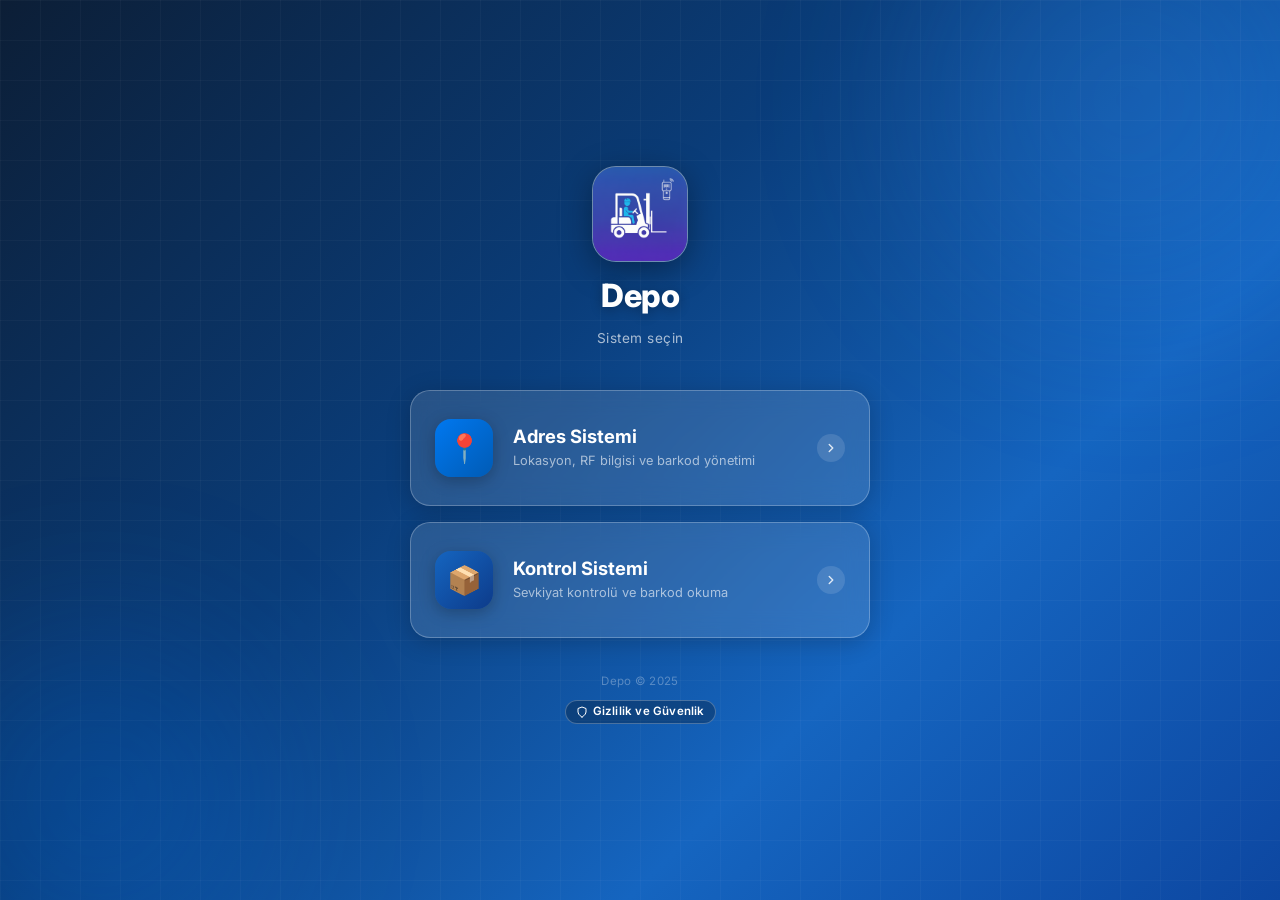
<file: index.html>
<!DOCTYPE html>
<html lang="tr">
<head>
  <meta charset="UTF-8">
  <meta name="viewport" content="width=device-width, initial-scale=1.0, user-scalable=yes">
  <title>Depo</title>

  <!-- PWA -->
  <link rel="manifest" href="manifest.json">
  <link rel="apple-touch-icon" href="G3 png.png" sizes="180x180">
  <meta name="theme-color" content="#007bff">
  <meta name="apple-mobile-web-app-capable" content="yes">
  <meta name="apple-mobile-web-app-status-bar-style" content="default">
  <meta name="apple-mobile-web-app-title" content="Depo">
  <meta name="description" content="Depo Yönetim Sistemi">

  <!-- Google Fonts -->
  <link rel="preconnect" href="https://fonts.googleapis.com">
  <link rel="preconnect" href="https://fonts.gstatic.com" crossorigin>
  <link href="https://fonts.googleapis.com/css2?family=Inter:wght@300;400;500;600;700;800&display=swap" rel="stylesheet">

  <style>
    *, *::before, *::after {
      box-sizing: border-box;
      margin: 0;
      padding: 0;
    }

    :root {
      --blue: #007bff;
      --blue-dark: #0056b3;
      --blue-light: #3395ff;
      --teal: #0d6efd;
      --navy: #0c1e36;
      --white: #ffffff;
      --glass-bg: rgba(255, 255, 255, 0.12);
      --glass-border: rgba(255, 255, 255, 0.25);
      --shadow: 0 8px 32px rgba(0, 0, 0, 0.3);
      --card-shadow: 0 4px 24px rgba(0, 0, 0, 0.2);
    }

    html, body {
      font-family: 'Inter', system-ui, -apple-system, sans-serif;
      -webkit-font-smoothing: antialiased;
    }

    /* Yükseklik sabitlenmez: yan çevrilen telefonda içerik sığmazsa sayfa kayar. */
    body {
      min-height: 100dvh;
      display: flex;
      flex-direction: column;
      align-items: center;
      justify-content: center;
      background: linear-gradient(135deg, #0c1e36 0%, #0a3d7a 40%, #1565c0 70%, #0d47a1 100%);
      position: relative;
      padding: 24px 20px;
    }

    /* Animated background blobs */
    body::before, body::after {
      content: '';
      position: fixed;
      border-radius: 50%;
      filter: blur(80px);
      opacity: 0.25;
      animation: drift 12s ease-in-out infinite alternate;
      pointer-events: none;
    }
    body::before {
      width: 500px;
      height: 500px;
      background: radial-gradient(circle, #3395ff, transparent);
      top: -150px;
      right: -100px;
    }
    body::after {
      width: 400px;
      height: 400px;
      background: radial-gradient(circle, #007bff, transparent);
      bottom: -100px;
      left: -100px;
      animation-delay: -6s;
    }

    @keyframes drift {
      0%   { transform: translate(0, 0) scale(1); }
      100% { transform: translate(30px, 20px) scale(1.1); }
    }

    /* Grid overlay texture */
    .grid-overlay {
      position: fixed;
      inset: 0;
      background-image:
        linear-gradient(rgba(255,255,255,0.03) 1px, transparent 1px),
        linear-gradient(90deg, rgba(255,255,255,0.03) 1px, transparent 1px);
      background-size: 40px 40px;
      pointer-events: none;
    }

    .launcher {
      position: relative;
      z-index: 10;
      width: 100%;
      max-width: 420px;
      display: flex;
      flex-direction: column;
      align-items: center;
      gap: 0;
    }

    /* Header */
    .header {
      display: flex;
      flex-direction: column;
      align-items: center;
      gap: 16px;
      margin-bottom: 44px;
    }

    .logo-wrap {
      width: 96px;
      height: 96px;
      border-radius: 24px;
      background: rgba(255, 255, 255, 0.15);
      border: 1.5px solid rgba(255, 255, 255, 0.3);
      display: flex;
      align-items: center;
      justify-content: center;
      box-shadow: 0 8px 32px rgba(0, 0, 0, 0.35), inset 0 1px 0 rgba(255,255,255,0.2);
      backdrop-filter: blur(10px);
      -webkit-backdrop-filter: blur(10px);
      overflow: hidden;
      animation: fadeDown 0.6s ease both;
    }

    .logo-wrap img {
      width: 100%;
      height: 100%;
      object-fit: cover;
    }

    .app-title {
      font-size: 2rem;
      font-weight: 800;
      color: #ffffff;
      letter-spacing: -0.5px;
      text-align: center;
      line-height: 1.1;
      text-shadow: 0 2px 12px rgba(0,0,0,0.3);
      animation: fadeDown 0.6s 0.1s ease both;
    }

    .app-subtitle {
      font-size: 0.85rem;
      font-weight: 400;
      color: rgba(255, 255, 255, 0.65);
      text-align: center;
      letter-spacing: 0.5px;
      animation: fadeDown 0.6s 0.15s ease both;
    }

    /* Cards */
    .cards {
      width: 100%;
      display: flex;
      flex-direction: column;
      gap: 16px;
    }

    .card {
      width: 100%;
      background: var(--glass-bg);
      border: 1.5px solid var(--glass-border);
      border-radius: 20px;
      padding: 28px 24px;
      cursor: pointer;
      display: flex;
      align-items: center;
      gap: 20px;
      text-decoration: none;
      color: inherit;
      position: relative;
      overflow: hidden;
      transition: transform 0.22s cubic-bezier(0.34, 1.56, 0.64, 1),
                  box-shadow 0.22s ease,
                  background 0.22s ease,
                  border-color 0.22s ease;
      box-shadow: var(--card-shadow);
      backdrop-filter: blur(12px);
      -webkit-backdrop-filter: blur(12px);
      -webkit-tap-highlight-color: transparent;
      user-select: none;
    }

    .card::before {
      content: '';
      position: absolute;
      inset: 0;
      background: linear-gradient(135deg, rgba(255,255,255,0.1) 0%, transparent 60%);
      opacity: 0;
      transition: opacity 0.22s ease;
      border-radius: inherit;
    }

    .card:hover {
      transform: translateY(-4px) scale(1.01);
      box-shadow: 0 16px 48px rgba(0, 0, 0, 0.4);
      background: rgba(255, 255, 255, 0.18);
      border-color: rgba(255, 255, 255, 0.4);
    }

    .card:hover::before {
      opacity: 1;
    }

    .card:active {
      transform: translateY(0) scale(0.98);
      box-shadow: var(--card-shadow);
    }

    .card-icon {
      width: 58px;
      height: 58px;
      border-radius: 16px;
      display: flex;
      align-items: center;
      justify-content: center;
      font-size: 1.75rem;
      flex-shrink: 0;
      box-shadow: 0 4px 16px rgba(0,0,0,0.25);
    }

    .card--adres .card-icon {
      background: linear-gradient(135deg, #0078f0, #005bb5);
    }

    .card--kontrol .card-icon {
      background: linear-gradient(135deg, #1565c0, #0d3b8a);
    }

    .card-body {
      flex: 1;
      min-width: 0;
    }

    .card-title {
      font-size: 1.15rem;
      font-weight: 700;
      color: #ffffff;
      line-height: 1.2;
      margin-bottom: 5px;
    }

    .card-desc {
      font-size: 0.8rem;
      font-weight: 400;
      color: rgba(255, 255, 255, 0.6);
      line-height: 1.4;
    }

    .card-arrow {
      flex-shrink: 0;
      width: 28px;
      height: 28px;
      display: flex;
      align-items: center;
      justify-content: center;
      border-radius: 50%;
      background: rgba(255,255,255,0.12);
      transition: background 0.2s, transform 0.2s;
    }

    .card-arrow svg {
      width: 14px;
      height: 14px;
      stroke: rgba(255,255,255,0.8);
      fill: none;
      stroke-width: 2.5;
      stroke-linecap: round;
      stroke-linejoin: round;
    }

    .card:hover .card-arrow {
      background: rgba(255,255,255,0.22);
      transform: translateX(3px);
    }

    /* Animations */
    @keyframes fadeDown {
      from { opacity: 0; transform: translateY(-16px); }
      to   { opacity: 1; transform: translateY(0); }
    }

    .card:nth-child(1) { animation: fadeUp 0.5s 0.25s ease both; }
    .card:nth-child(2) { animation: fadeUp 0.5s 0.35s ease both; }

    @keyframes fadeUp {
      from { opacity: 0; transform: translateY(20px); }
      to   { opacity: 1; transform: translateY(0); }
    }

    /* Footer */
    .footer {
      margin-top: 36px;
      font-size: 0.72rem;
      color: rgba(255, 255, 255, 0.3);
      text-align: center;
      letter-spacing: 0.3px;
      animation: fadeDown 0.6s 0.5s ease both;
    }

    /* Divider */
    .divider {
      width: 100%;
      display: flex;
      align-items: center;
      gap: 10px;
      padding: 0 4px;
    }
    .divider-line {
      flex: 1;
      height: 1px;
      background: rgba(255,255,255,0.15);
    }
    .divider-text {
      font-size: 0.7rem;
      color: rgba(255,255,255,0.35);
      letter-spacing: 0.5px;
      white-space: nowrap;
    }

    /* Gizlilik ve Güvenlik düğmesi: altta, telif satırının altında küçük bir etiket.
       Görünen etiket küçüktür; parmakla basılan alan yine 44 px. */
    .privacy-btn {
      display: inline-flex;
      align-items: center;
      justify-content: center;
      min-height: 44px;
      min-width: 44px;
      margin-top: 2px;
      padding: 0 4px;
      background: none;
      border: none;
      border-radius: 999px;
      color: #ffffff;
      font: inherit;
      cursor: pointer;
      -webkit-tap-highlight-color: transparent;
    }
    .privacy-btn-ic {
      display: inline-flex;
      align-items: center;
      gap: 5px;
      padding: 4px 10px;
      border-radius: 999px;
      background: rgba(0, 0, 0, 0.25);
      border: 1px solid rgba(255, 255, 255, 0.25);
      font-size: 0.72rem;
      font-weight: 600;
      line-height: 1.2;
      letter-spacing: 0.2px;
      transition: background 0.2s ease, border-color 0.2s ease;
    }
    .privacy-btn:hover .privacy-btn-ic {
      background: rgba(0, 0, 0, 0.35);
      border-color: rgba(255, 255, 255, 0.45);
    }
    .privacy-btn:focus-visible,
    .privacy-close:focus-visible,
    .privacy-ok:focus-visible {
      outline: 3px solid #86b7fe;
      outline-offset: 2px;
    }
    .privacy-btn svg { flex-shrink: 0; }

    /* Gizlilik penceresi */
    .privacy-dialog {
      width: min(560px, calc(100% - 32px));
      max-height: calc(100dvh - 32px);
      margin: auto;
      border: none;
      border-radius: 20px;
      background: #ffffff;
      color: #1f2937;
      box-shadow: 0 24px 64px rgba(0, 0, 0, 0.45);
      overflow: hidden;
    }
    .privacy-dialog[open] {
      display: flex;
      flex-direction: column;
      animation: dialogIn 0.2s ease both;
    }
    .privacy-dialog::backdrop {
      background: rgba(8, 18, 36, 0.7);
    }
    @keyframes dialogIn {
      from { opacity: 0; transform: translateY(12px); }
      to   { opacity: 1; transform: translateY(0); }
    }
    .privacy-head {
      display: flex;
      align-items: center;
      gap: 10px;
      padding: 14px 10px 12px 20px;
      border-bottom: 1px solid #e5e7eb;
    }
    .privacy-head svg { flex-shrink: 0; color: #0a58ca; }
    .privacy-head h2 {
      flex: 1;
      font-size: 1.1rem;
      font-weight: 800;
      color: #0c1e36;
    }
    .privacy-close {
      width: 44px;
      height: 44px;
      display: inline-flex;
      align-items: center;
      justify-content: center;
      border: none;
      border-radius: 12px;
      background: transparent;
      color: #4b5563;
      cursor: pointer;
    }
    .privacy-close:hover { background: #f3f4f6; }
    .privacy-body {
      padding: 16px 20px 8px;
      overflow-y: auto;
      font-size: 0.92rem;
      line-height: 1.55;
      color: #374151;
    }
    .privacy-lead {
      padding: 12px 14px;
      border-left: 4px solid #0a58ca;
      border-radius: 8px;
      background: #eef5ff;
      color: #0c1e36;
      font-weight: 600;
    }
    .privacy-body h3 {
      margin: 16px 0 4px;
      font-size: 0.95rem;
      font-weight: 700;
      color: #0c1e36;
    }
    .privacy-foot {
      display: flex;
      align-items: center;
      justify-content: space-between;
      gap: 12px;
      padding: 12px 20px 16px;
      border-top: 1px solid #e5e7eb;
    }
    .privacy-date {
      font-size: 0.75rem;
      color: #6b7280;
    }
    .privacy-ok {
      min-height: 44px;
      padding: 10px 24px;
      border: none;
      border-radius: 12px;
      background: #0a58ca;
      color: #ffffff;
      font: inherit;
      font-weight: 700;
      cursor: pointer;
    }
    .privacy-ok:hover { background: #084298; }

    @media (prefers-reduced-motion: reduce) {
      .footer, .privacy-btn, .privacy-dialog[open] { animation: none; }
      .privacy-btn-ic { transition: none; }
    }

    /* Responsive */
    @media (max-width: 360px) {
      .app-title { font-size: 1.7rem; }
      .card { padding: 22px 18px; }
      .card-icon { width: 50px; height: 50px; font-size: 1.5rem; }
    }

    @media (min-width: 600px) {
      body { padding: 40px 24px; }
      .launcher { max-width: 460px; }
    }
  </style>
</head>
<body>
  <div class="grid-overlay" aria-hidden="true"></div>

  <main class="launcher" role="main">
    <!-- Logo & Başlık -->
    <header class="header">
      <div class="logo-wrap">
        <img src="G3 png.png" alt="Depo logosu">
      </div>
      <h1 class="app-title">Depo</h1>
      <p class="app-subtitle">Sistem seçin</p>
    </header>

    <!-- Kart Listesi -->
    <nav class="cards" aria-label="Sistem seçimi">

      <a id="btn-adres" class="card card--adres" href="./Adres Sistemi/index.html" role="button"
         aria-label="Adres Sistemini aç">
        <div class="card-icon" aria-hidden="true">📍</div>
        <div class="card-body">
          <div class="card-title">Adres Sistemi</div>
          <div class="card-desc">Lokasyon, RF bilgisi ve barkod yönetimi</div>
        </div>
        <div class="card-arrow" aria-hidden="true">
          <svg viewBox="0 0 24 24"><polyline points="9 18 15 12 9 6"/></svg>
        </div>
      </a>

      <a id="btn-kontrol" class="card card--kontrol" href="./Kontrol Sistemi/index.html" role="button"
         aria-label="Kontrol Sistemini aç">
        <div class="card-icon" aria-hidden="true">📦</div>
        <div class="card-body">
          <div class="card-title">Kontrol Sistemi</div>
          <div class="card-desc">Sevkiyat kontrolü ve barkod okuma</div>
        </div>
        <div class="card-arrow" aria-hidden="true">
          <svg viewBox="0 0 24 24"><polyline points="9 18 15 12 9 6"/></svg>
        </div>
      </a>

    </nav>

    <footer class="footer">
      <p>Depo &copy; 2025</p>
      <button type="button" id="btn-gizlilik" class="privacy-btn" aria-haspopup="dialog" aria-controls="gizlilikPenceresi">
        <span class="privacy-btn-ic">
          <svg width="12" height="12" viewBox="0 0 24 24" fill="none" stroke="currentColor" stroke-width="2" stroke-linecap="round" stroke-linejoin="round" aria-hidden="true" focusable="false"><path d="M12 22s8-4 8-10V5l-8-3-8 3v7c0 6 8 10 8 10z"/></svg>
          Gizlilik ve Güvenlik
        </span>
      </button>
    </footer>
  </main>

  <dialog id="gizlilikPenceresi" class="privacy-dialog" aria-labelledby="gizlilikBaslik">
    <div class="privacy-head">
      <svg width="24" height="24" viewBox="0 0 24 24" fill="none" stroke="currentColor" stroke-width="2" stroke-linecap="round" stroke-linejoin="round" aria-hidden="true" focusable="false"><path d="M12 22s8-4 8-10V5l-8-3-8 3v7c0 6 8 10 8 10z"/></svg>
      <h2 id="gizlilikBaslik">Gizlilik ve Güvenlik</h2>
      <button type="button" class="privacy-close" data-kapat aria-label="Kapat" title="Kapat">
        <svg width="22" height="22" viewBox="0 0 24 24" fill="none" stroke="currentColor" stroke-width="2.2" stroke-linecap="round" aria-hidden="true" focusable="false"><line x1="6" y1="6" x2="18" y2="18"/><line x1="18" y1="6" x2="6" y2="18"/></svg>
      </button>
    </div>
    <div class="privacy-body">
      <p class="privacy-lead">Kısaca: Bu site hiçbir veri toplamaz ve hiçbir yere göndermez. Girdiğiniz her şey yalnız sizin telefonunuzda kalır.</p>

      <h3>Bilgileriniz nerede saklanır?</h3>
      <p>RF kullanıcı adları ve şifreleri, eklediğiniz lokasyon ve barkodlar, yüklediğiniz Excel listeleri ve okuttuğunuz barkodlar yalnız bu telefonun tarayıcı hafızasında saklanır. Bu bilgiler hiçbir sunucuya gönderilmez; site sahibi dahil kimse uzaktan göremez. İndirdiğiniz Excel dosyaları telefonunuza kaydedilir.</p>

      <h3>Veri toplanmaz</h3>
      <p>Sitede üyelik, reklam, çerez, ziyaretçi sayacı veya izleme aracı yoktur. Sitenin kodunda bilgi gönderen hiçbir bölüm yoktur; site verilerinizi hiçbir şekilde dışarı çekemez.</p>

      <h3>Kamera</h3>
      <p>Kamera yalnız siz açtığınızda, barkod okumak için kullanılır. Görüntü telefonda işlenir; kaydedilmez ve hiçbir yere gönderilmez.</p>

      <h3>İnternet bağlantısı ne için kullanılır?</h3>
      <p>Site açılırken telefonunuz yalnız sitenin kendi dosyalarını (GitHub Pages) ve yazı tipini (Google Fonts) indirir. Her web sitesinde olduğu gibi bu sunucular bağlantının teknik bilgilerini (örneğin IP adresi) görebilir; ama girdiğiniz hiçbir bilgi bu isteklere eklenmez.</p>

      <h3>Tarayıcı verileri silinirse kayıtlar da silinir</h3>
      <p>Kayıtlar yalnız bu telefonda ve bu tarayıcıda durur; başka bir cihaza geçmez. Tarayıcı geçmişini veya site verilerini temizlerseniz ya da gizli sekmeyi kapatırsanız şifreler, barkodlar ve sayımlar kalıcı olarak silinir ve geri getirilemez. Uygulamayı kaldırırken site verileri de silinebilir. Önemli sayımları Excel olarak indirin.</p>
    </div>
    <div class="privacy-foot">
      <span class="privacy-date">Son güncelleme: 18 Kasım 2026</span>
      <button type="button" class="privacy-ok" data-kapat>Anladım</button>
    </div>
  </dialog>

  <script>
    // Gizlilik penceresi: <dialog> Esc ile kapanır; kapanınca odak açan düğmeye döner.
    (() => {
      const dugme = document.getElementById('btn-gizlilik');
      const pencere = document.getElementById('gizlilikPenceresi');
      const kapat = () => {
        if (typeof pencere.close === 'function') { if (pencere.open) pencere.close(); return; }
        pencere.removeAttribute('open'); // <dialog> desteklemeyen eski tarayıcı
        dugme.focus();
      };
      dugme.addEventListener('click', () => {
        if (typeof pencere.showModal === 'function') pencere.showModal();
        else pencere.setAttribute('open', '');
      });
      pencere.querySelectorAll('[data-kapat]').forEach((b) => b.addEventListener('click', kapat));
      // Pencere kenara kadar içerikle dolu: dialog'un kendisine gelen tıklama arka plana yapılmıştır.
      pencere.addEventListener('click', (e) => { if (e.target === pencere) kapat(); });
      pencere.addEventListener('close', () => dugme.focus());
    })();

    // Üç sistem de buradan hazırlanır: hiç açılmamış sistem de çevrimdışı açılabilsin.
    // Sayfa yüklendikten sonra çalışır; kayıt başarısız olursa sayfa yine kullanılır.
    if ('serviceWorker' in navigator) {
      window.addEventListener('load', () => {
        ['./sw.js', './Adres Sistemi/sw.js', './Kontrol Sistemi/sw.js'].forEach((betik) => {
          navigator.serviceWorker.register(betik).catch(() => {});
        });
      });
    }
  </script>
</body>
</html>
</file>
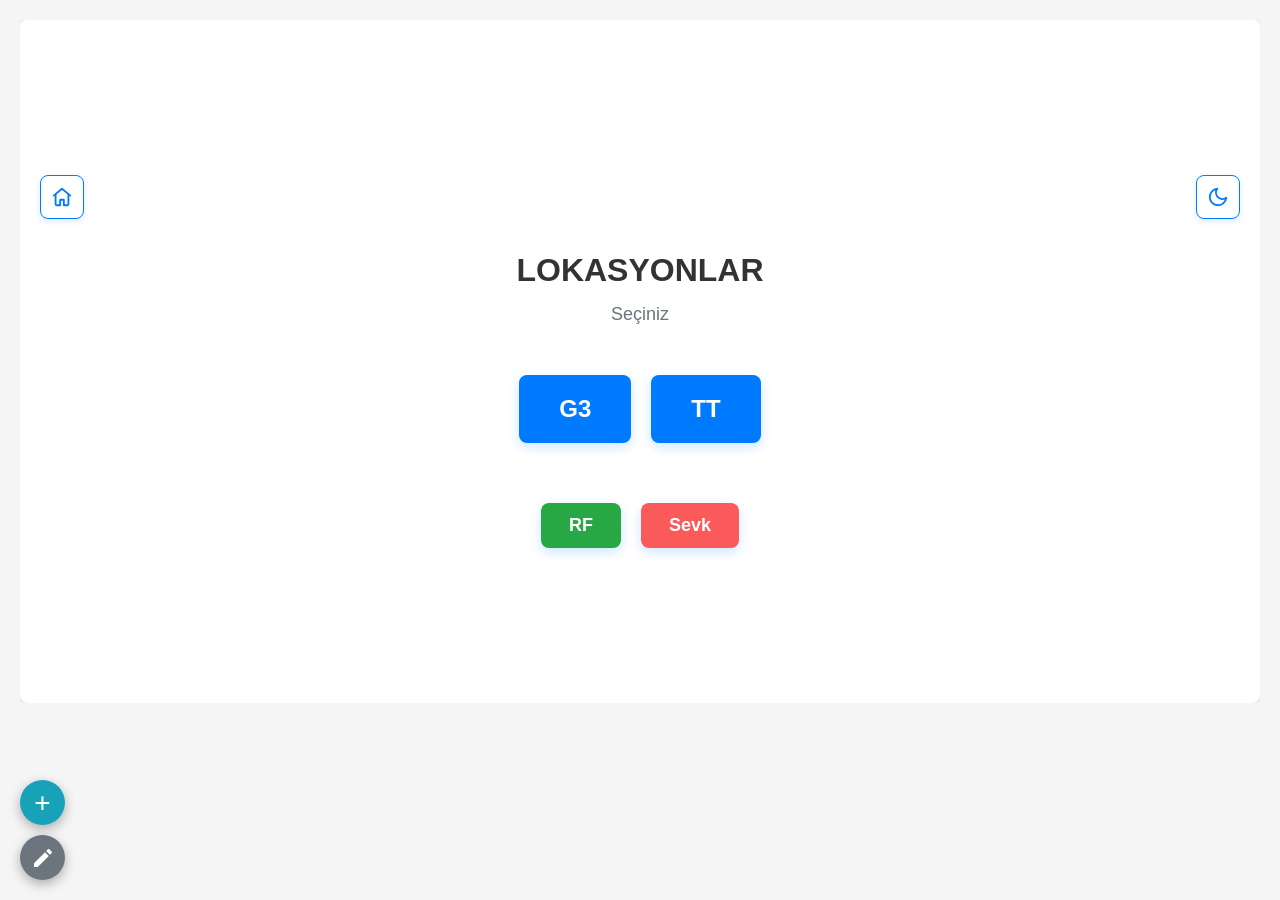
<file: Adres Sistemi/index.html>
<!DOCTYPE html>
<html lang="tr">
<head>
    <link rel="apple-touch-icon" href="G3 png.png" sizes="180x180">
    <meta charset="UTF-8">
    <meta name="viewport" content="width=device-width, initial-scale=1.0, user-scalable=yes">
    <title>G3 Depo</title>
    
    <!-- PWA Manifest -->
    <link rel="manifest" href="manifest.json">
    <meta name="theme-color" content="#007bff">
    <meta name="apple-mobile-web-app-capable" content="yes">
    <meta name="apple-mobile-web-app-status-bar-style" content="default">
    <meta name="apple-mobile-web-app-title" content="G3 Depo">
    <script>
        // Tema sayfa çizilmeden uygulanır: varsayılan aydınlık. Seçim Kontrol ile ortak (aynı anahtar).
        try { if (localStorage.getItem('depo-kontrol-theme') === 'dark') document.documentElement.setAttribute('data-theme', 'dark'); } catch (e) { /* depolama kapalı */ }
    </script>
    <script>
/*! JsBarcode v3.11.5 | (c) Johan Lindell | MIT license */
!function(t){var e={};function n(r){if(e[r])return e[r].exports;var o=e[r]={i:r,l:!1,exports:{}};return t[r].call(o.exports,o,o.exports,n),o.l=!0,o.exports}n.m=t,n.c=e,n.d=function(t,e,r){n.o(t,e)||Object.defineProperty(t,e,{enumerable:!0,get:r})},n.r=function(t){"undefined"!=typeof Symbol&&Symbol.toStringTag&&Object.defineProperty(t,Symbol.toStringTag,{value:"Module"}),Object.defineProperty(t,"__esModule",{value:!0})},n.t=function(t,e){if(1&e&&(t=n(t)),8&e)return t;if(4&e&&"object"==typeof t&&t&&t.__esModule)return t;var r=Object.create(null);if(n.r(r),Object.defineProperty(r,"default",{enumerable:!0,value:t}),2&e&&"string"!=typeof t)for(var o in t)n.d(r,o,function(e){return t[e]}.bind(null,o));return r},n.n=function(t){var e=t&&t.__esModule?function(){return t.default}:function(){return t};return n.d(e,"a",e),e},n.o=function(t,e){return Object.prototype.hasOwnProperty.call(t,e)},n.p="",n(n.s=15)}([function(t,e,n){"use strict";Object.defineProperty(e,"__esModule",{value:!0});e.default=function t(e,n){!function(t,e){if(!(t instanceof e))throw new TypeError("Cannot call a class as a function")}(this,t),this.data=e,this.text=n.text||e,this.options=n}},function(t,e,n){"use strict";var r;function o(t,e,n){return e in t?Object.defineProperty(t,e,{value:n,enumerable:!0,configurable:!0,writable:!0}):t[e]=n,t}Object.defineProperty(e,"__esModule",{value:!0});var i=e.SET_A=0,a=e.SET_B=1,u=e.SET_C=2,f=(e.SHIFT=98,e.START_A=103),c=e.START_B=104,s=e.START_C=105;e.MODULO=103,e.STOP=106,e.FNC1=207,e.SET_BY_CODE=(o(r={},f,i),o(r,c,a),o(r,s,u),r),e.SWAP={101:i,100:a,99:u},e.A_START_CHAR=String.fromCharCode(208),e.B_START_CHAR=String.fromCharCode(209),e.C_START_CHAR=String.fromCharCode(210),e.A_CHARS="[\0-_È-Ï]",e.B_CHARS="[ -È-Ï]",e.C_CHARS="(Ï*[0-9]{2}Ï*)",e.BARS=[11011001100,11001101100,11001100110,10010011e3,10010001100,10001001100,10011001e3,10011000100,10001100100,11001001e3,11001000100,11000100100,10110011100,10011011100,10011001110,10111001100,10011101100,10011100110,11001110010,11001011100,11001001110,11011100100,11001110100,11101101110,11101001100,11100101100,11100100110,11101100100,11100110100,11100110010,11011011e3,11011000110,11000110110,10100011e3,10001011e3,10001000110,10110001e3,10001101e3,10001100010,11010001e3,11000101e3,11000100010,10110111e3,10110001110,10001101110,10111011e3,10111000110,10001110110,11101110110,11010001110,11000101110,11011101e3,11011100010,11011101110,11101011e3,11101000110,11100010110,11101101e3,11101100010,11100011010,11101111010,11001000010,11110001010,1010011e4,10100001100,1001011e4,10010000110,10000101100,10000100110,1011001e4,10110000100,1001101e4,10011000010,10000110100,10000110010,11000010010,1100101e4,11110111010,11000010100,10001111010,10100111100,10010111100,10010011110,10111100100,10011110100,10011110010,11110100100,11110010100,11110010010,11011011110,11011110110,11110110110,10101111e3,10100011110,10001011110,10111101e3,10111100010,11110101e3,11110100010,10111011110,10111101110,11101011110,11110101110,11010000100,1101001e4,11010011100,1100011101011]},function(t,e,n){"use strict";Object.defineProperty(e,"__esModule",{value:!0});e.SIDE_BIN="101",e.MIDDLE_BIN="01010",e.BINARIES={L:["0001101","0011001","0010011","0111101","0100011","0110001","0101111","0111011","0110111","0001011"],G:["0100111","0110011","0011011","0100001","0011101","0111001","0000101","0010001","0001001","0010111"],R:["1110010","1100110","1101100","1000010","1011100","1001110","1010000","1000100","1001000","1110100"],O:["0001101","0011001","0010011","0111101","0100011","0110001","0101111","0111011","0110111","0001011"],E:["0100111","0110011","0011011","0100001","0011101","0111001","0000101","0010001","0001001","0010111"]},e.EAN2_STRUCTURE=["LL","LG","GL","GG"],e.EAN5_STRUCTURE=["GGLLL","GLGLL","GLLGL","GLLLG","LGGLL","LLGGL","LLLGG","LGLGL","LGLLG","LLGLG"],e.EAN13_STRUCTURE=["LLLLLL","LLGLGG","LLGGLG","LLGGGL","LGLLGG","LGGLLG","LGGGLL","LGLGLG","LGLGGL","LGGLGL"]},function(t,e,n){"use strict";Object.defineProperty(e,"__esModule",{value:!0});var r=n(2);e.default=function(t,e,n){var o=t.split("").map((function(t,n){return r.BINARIES[e[n]]})).map((function(e,n){return e?e[t[n]]:""}));if(n){var i=t.length-1;o=o.map((function(t,e){return e<i?t+n:t}))}return o.join("")}},function(t,e,n){"use strict";Object.defineProperty(e,"__esModule",{value:!0});var r,o=function(){function t(t,e){for(var n=0;n<e.length;n++){var r=e[n];r.enumerable=r.enumerable||!1,r.configurable=!0,"value"in r&&(r.writable=!0),Object.defineProperty(t,r.key,r)}}return function(e,n,r){return n&&t(e.prototype,n),r&&t(e,r),e}}(),i=n(0);var a=function(t){function e(t,n){return function(t,e){if(!(t instanceof e))throw new TypeError("Cannot call a class as a function")}(this,e),function(t,e){if(!t)throw new ReferenceError("this hasn't been initialised - super() hasn't been called");return!e||"object"!=typeof e&&"function"!=typeof e?t:e}(this,(e.__proto__||Object.getPrototypeOf(e)).call(this,t,n))}return function(t,e){if("function"!=typeof e&&null!==e)throw new TypeError("Super expression must either be null or a function, not "+typeof e);t.prototype=Object.create(e&&e.prototype,{constructor:{value:t,enumerable:!1,writable:!0,configurable:!0}}),e&&(Object.setPrototypeOf?Object.setPrototypeOf(t,e):t.__proto__=e)}(e,t),o(e,[{key:"encode",value:function(){for(var t="110",e=0;e<this.data.length;e++){var n=parseInt(this.data[e]).toString(2);n=u(n,4-n.length);for(var r=0;r<n.length;r++)t+="0"==n[r]?"100":"110"}return{data:t+="1001",text:this.text}}},{key:"valid",value:function(){return-1!==this.data.search(/^[0-9]+$/)}}]),e}(((r=i)&&r.__esModule?r:{default:r}).default);function u(t,e){for(var n=0;n<e;n++)t="0"+t;return t}e.default=a},function(t,e,n){"use strict";Object.defineProperty(e,"__esModule",{value:!0});var r,o=function(){function t(t,e){for(var n=0;n<e.length;n++){var r=e[n];r.enumerable=r.enumerable||!1,r.configurable=!0,"value"in r&&(r.writable=!0),Object.defineProperty(t,r.key,r)}}return function(e,n,r){return n&&t(e.prototype,n),r&&t(e,r),e}}(),i=n(0),a=(r=i)&&r.__esModule?r:{default:r},u=n(1);var f=function(t){function e(t,n){!function(t,e){if(!(t instanceof e))throw new TypeError("Cannot call a class as a function")}(this,e);var r=function(t,e){if(!t)throw new ReferenceError("this hasn't been initialised - super() hasn't been called");return!e||"object"!=typeof e&&"function"!=typeof e?t:e}(this,(e.__proto__||Object.getPrototypeOf(e)).call(this,t.substring(1),n));return r.bytes=t.split("").map((function(t){return t.charCodeAt(0)})),r}return function(t,e){if("function"!=typeof e&&null!==e)throw new TypeError("Super expression must either be null or a function, not "+typeof e);t.prototype=Object.create(e&&e.prototype,{constructor:{value:t,enumerable:!1,writable:!0,configurable:!0}}),e&&(Object.setPrototypeOf?Object.setPrototypeOf(t,e):t.__proto__=e)}(e,t),o(e,[{key:"valid",value:function(){return/^[\x00-\x7F\xC8-\xD3]+$/.test(this.data)}},{key:"encode",value:function(){var t=this.bytes,n=t.shift()-105,r=u.SET_BY_CODE[n];if(void 0===r)throw new RangeError("The encoding does not start with a start character.");!0===this.shouldEncodeAsEan128()&&t.unshift(u.FNC1);var o=e.next(t,1,r);return{text:this.text===this.data?this.text.replace(/[^\x20-\x7E]/g,""):this.text,data:e.getBar(n)+o.result+e.getBar((o.checksum+n)%u.MODULO)+e.getBar(u.STOP)}}},{key:"shouldEncodeAsEan128",value:function(){var t=this.options.ean128||!1;return"string"==typeof t&&(t="true"===t.toLowerCase()),t}}],[{key:"getBar",value:function(t){return u.BARS[t]?u.BARS[t].toString():""}},{key:"correctIndex",value:function(t,e){if(e===u.SET_A){var n=t.shift();return n<32?n+64:n-32}return e===u.SET_B?t.shift()-32:10*(t.shift()-48)+t.shift()-48}},{key:"next",value:function(t,n,r){if(!t.length)return{result:"",checksum:0};var o=void 0,i=void 0;if(t[0]>=200){i=t.shift()-105;var a=u.SWAP[i];void 0!==a?o=e.next(t,n+1,a):(r!==u.SET_A&&r!==u.SET_B||i!==u.SHIFT||(t[0]=r===u.SET_A?t[0]>95?t[0]-96:t[0]:t[0]<32?t[0]+96:t[0]),o=e.next(t,n+1,r))}else i=e.correctIndex(t,r),o=e.next(t,n+1,r);var f=i*n;return{result:e.getBar(i)+o.result,checksum:f+o.checksum}}}]),e}(a.default);e.default=f},function(t,e,n){"use strict";Object.defineProperty(e,"__esModule",{value:!0}),e.mod10=function(t){for(var e=0,n=0;n<t.length;n++){var r=parseInt(t[n]);(n+t.length)%2==0?e+=r:e+=2*r%10+Math.floor(2*r/10)}return(10-e%10)%10},e.mod11=function(t){for(var e=0,n=[2,3,4,5,6,7],r=0;r<t.length;r++){var o=parseInt(t[t.length-1-r]);e+=n[r%n.length]*o}return(11-e%11)%11}},function(t,e,n){"use strict";Object.defineProperty(e,"__esModule",{value:!0});var r=Object.assign||function(t){for(var e=1;e<arguments.length;e++){var n=arguments[e];for(var r in n)Object.prototype.hasOwnProperty.call(n,r)&&(t[r]=n[r])}return t};e.default=function(t,e){return r({},t,e)}},function(t,e,n){"use strict";Object.defineProperty(e,"__esModule",{value:!0});var r=function(){function t(t,e){for(var n=0;n<e.length;n++){var r=e[n];r.enumerable=r.enumerable||!1,r.configurable=!0,"value"in r&&(r.writable=!0),Object.defineProperty(t,r.key,r)}}return function(e,n,r){return n&&t(e.prototype,n),r&&t(e,r),e}}(),o=n(2),i=a(n(3));function a(t){return t&&t.__esModule?t:{default:t}}var u=function(t){function e(t,n){!function(t,e){if(!(t instanceof e))throw new TypeError("Cannot call a class as a function")}(this,e);var r=function(t,e){if(!t)throw new ReferenceError("this hasn't been initialised - super() hasn't been called");return!e||"object"!=typeof e&&"function"!=typeof e?t:e}(this,(e.__proto__||Object.getPrototypeOf(e)).call(this,t,n));return r.fontSize=!n.flat&&n.fontSize>10*n.width?10*n.width:n.fontSize,r.guardHeight=n.height+r.fontSize/2+n.textMargin,r}return function(t,e){if("function"!=typeof e&&null!==e)throw new TypeError("Super expression must either be null or a function, not "+typeof e);t.prototype=Object.create(e&&e.prototype,{constructor:{value:t,enumerable:!1,writable:!0,configurable:!0}}),e&&(Object.setPrototypeOf?Object.setPrototypeOf(t,e):t.__proto__=e)}(e,t),r(e,[{key:"encode",value:function(){return this.options.flat?this.encodeFlat():this.encodeGuarded()}},{key:"leftText",value:function(t,e){return this.text.substr(t,e)}},{key:"leftEncode",value:function(t,e){return(0,i.default)(t,e)}},{key:"rightText",value:function(t,e){return this.text.substr(t,e)}},{key:"rightEncode",value:function(t,e){return(0,i.default)(t,e)}},{key:"encodeGuarded",value:function(){var t={fontSize:this.fontSize},e={height:this.guardHeight};return[{data:o.SIDE_BIN,options:e},{data:this.leftEncode(),text:this.leftText(),options:t},{data:o.MIDDLE_BIN,options:e},{data:this.rightEncode(),text:this.rightText(),options:t},{data:o.SIDE_BIN,options:e}]}},{key:"encodeFlat",value:function(){return{data:[o.SIDE_BIN,this.leftEncode(),o.MIDDLE_BIN,this.rightEncode(),o.SIDE_BIN].join(""),text:this.text}}}]),e}(a(n(0)).default);e.default=u},function(t,e,n){"use strict";Object.defineProperty(e,"__esModule",{value:!0});var r=function(){function t(t,e){for(var n=0;n<e.length;n++){var r=e[n];r.enumerable=r.enumerable||!1,r.configurable=!0,"value"in r&&(r.writable=!0),Object.defineProperty(t,r.key,r)}}return function(e,n,r){return n&&t(e.prototype,n),r&&t(e,r),e}}();e.checksum=u;var o=i(n(3));function i(t){return t&&t.__esModule?t:{default:t}}var a=function(t){function e(t,n){!function(t,e){if(!(t instanceof e))throw new TypeError("Cannot call a class as a function")}(this,e),-1!==t.search(/^[0-9]{11}$/)&&(t+=u(t));var r=function(t,e){if(!t)throw new ReferenceError("this hasn't been initialised - super() hasn't been called");return!e||"object"!=typeof e&&"function"!=typeof e?t:e}(this,(e.__proto__||Object.getPrototypeOf(e)).call(this,t,n));return r.displayValue=n.displayValue,n.fontSize>10*n.width?r.fontSize=10*n.width:r.fontSize=n.fontSize,r.guardHeight=n.height+r.fontSize/2+n.textMargin,r}return function(t,e){if("function"!=typeof e&&null!==e)throw new TypeError("Super expression must either be null or a function, not "+typeof e);t.prototype=Object.create(e&&e.prototype,{constructor:{value:t,enumerable:!1,writable:!0,configurable:!0}}),e&&(Object.setPrototypeOf?Object.setPrototypeOf(t,e):t.__proto__=e)}(e,t),r(e,[{key:"valid",value:function(){return-1!==this.data.search(/^[0-9]{12}$/)&&this.data[11]==u(this.data)}},{key:"encode",value:function(){return this.options.flat?this.flatEncoding():this.guardedEncoding()}},{key:"flatEncoding",value:function(){var t="";return t+="101",t+=(0,o.default)(this.data.substr(0,6),"LLLLLL"),t+="01010",t+=(0,o.default)(this.data.substr(6,6),"RRRRRR"),{data:t+="101",text:this.text}}},{key:"guardedEncoding",value:function(){var t=[];return this.displayValue&&t.push({data:"00000000",text:this.text.substr(0,1),options:{textAlign:"left",fontSize:this.fontSize}}),t.push({data:"101"+(0,o.default)(this.data[0],"L"),options:{height:this.guardHeight}}),t.push({data:(0,o.default)(this.data.substr(1,5),"LLLLL"),text:this.text.substr(1,5),options:{fontSize:this.fontSize}}),t.push({data:"01010",options:{height:this.guardHeight}}),t.push({data:(0,o.default)(this.data.substr(6,5),"RRRRR"),text:this.text.substr(6,5),options:{fontSize:this.fontSize}}),t.push({data:(0,o.default)(this.data[11],"R")+"101",options:{height:this.guardHeight}}),this.displayValue&&t.push({data:"00000000",text:this.text.substr(11,1),options:{textAlign:"right",fontSize:this.fontSize}}),t}}]),e}(i(n(0)).default);function u(t){var e,n=0;for(e=1;e<11;e+=2)n+=parseInt(t[e]);for(e=0;e<11;e+=2)n+=3*parseInt(t[e]);return(10-n%10)%10}e.default=a},function(t,e,n){"use strict";Object.defineProperty(e,"__esModule",{value:!0});var r,o=function(){function t(t,e){for(var n=0;n<e.length;n++){var r=e[n];r.enumerable=r.enumerable||!1,r.configurable=!0,"value"in r&&(r.writable=!0),Object.defineProperty(t,r.key,r)}}return function(e,n,r){return n&&t(e.prototype,n),r&&t(e,r),e}}(),i=n(31),a=n(0);function u(t,e){if(!(t instanceof e))throw new TypeError("Cannot call a class as a function")}function f(t,e){if(!t)throw new ReferenceError("this hasn't been initialised - super() hasn't been called");return!e||"object"!=typeof e&&"function"!=typeof e?t:e}var c=function(t){function e(){return u(this,e),f(this,(e.__proto__||Object.getPrototypeOf(e)).apply(this,arguments))}return function(t,e){if("function"!=typeof e&&null!==e)throw new TypeError("Super expression must either be null or a function, not "+typeof e);t.prototype=Object.create(e&&e.prototype,{constructor:{value:t,enumerable:!1,writable:!0,configurable:!0}}),e&&(Object.setPrototypeOf?Object.setPrototypeOf(t,e):t.__proto__=e)}(e,t),o(e,[{key:"valid",value:function(){return-1!==this.data.search(/^([0-9]{2})+$/)}},{key:"encode",value:function(){var t=this,e=this.data.match(/.{2}/g).map((function(e){return t.encodePair(e)})).join("");return{data:i.START_BIN+e+i.END_BIN,text:this.text}}},{key:"encodePair",value:function(t){var e=i.BINARIES[t[1]];return i.BINARIES[t[0]].split("").map((function(t,n){return("1"===t?"111":"1")+("1"===e[n]?"000":"0")})).join("")}}]),e}(((r=a)&&r.__esModule?r:{default:r}).default);e.default=c},function(t,e,n){"use strict";Object.defineProperty(e,"__esModule",{value:!0}),e.default=function(t){var e=["width","height","textMargin","fontSize","margin","marginTop","marginBottom","marginLeft","marginRight"];for(var n in e)e.hasOwnProperty(n)&&(n=e[n],"string"==typeof t[n]&&(t[n]=parseInt(t[n],10)));"string"==typeof t.displayValue&&(t.displayValue="false"!=t.displayValue);return t}},function(t,e,n){"use strict";Object.defineProperty(e,"__esModule",{value:!0});var r={width:2,height:100,format:"auto",displayValue:!0,fontOptions:"",font:"monospace",text:void 0,textAlign:"center",textPosition:"bottom",textMargin:2,fontSize:20,background:"#ffffff",lineColor:"#000000",margin:10,marginTop:void 0,marginBottom:void 0,marginLeft:void 0,marginRight:void 0,valid:function(){}};e.default=r},function(t,e,n){"use strict";Object.defineProperty(e,"__esModule",{value:!0}),e.getTotalWidthOfEncodings=e.calculateEncodingAttributes=e.getBarcodePadding=e.getEncodingHeight=e.getMaximumHeightOfEncodings=void 0;var r,o=n(7),i=(r=o)&&r.__esModule?r:{default:r};function a(t,e){return e.height+(e.displayValue&&t.text.length>0?e.fontSize+e.textMargin:0)+e.marginTop+e.marginBottom}function u(t,e,n){if(n.displayValue&&e<t){if("center"==n.textAlign)return Math.floor((t-e)/2);if("left"==n.textAlign)return 0;if("right"==n.textAlign)return Math.floor(t-e)}return 0}function f(t,e,n){var r;if(n)r=n;else{if("undefined"==typeof document)return 0;r=document.createElement("canvas").getContext("2d")}r.font=e.fontOptions+" "+e.fontSize+"px "+e.font;var o=r.measureText(t);return o?o.width:0}e.getMaximumHeightOfEncodings=function(t){for(var e=0,n=0;n<t.length;n++)t[n].height>e&&(e=t[n].height);return e},e.getEncodingHeight=a,e.getBarcodePadding=u,e.calculateEncodingAttributes=function(t,e,n){for(var r=0;r<t.length;r++){var o,c=t[r],s=(0,i.default)(e,c.options);o=s.displayValue?f(c.text,s,n):0;var l=c.data.length*s.width;c.width=Math.ceil(Math.max(o,l)),c.height=a(c,s),c.barcodePadding=u(o,l,s)}},e.getTotalWidthOfEncodings=function(t){for(var e=0,n=0;n<t.length;n++)e+=t[n].width;return e}},function(t,e,n){"use strict";function r(t,e){if(!(t instanceof e))throw new TypeError("Cannot call a class as a function")}function o(t,e){if(!t)throw new ReferenceError("this hasn't been initialised - super() hasn't been called");return!e||"object"!=typeof e&&"function"!=typeof e?t:e}function i(t,e){if("function"!=typeof e&&null!==e)throw new TypeError("Super expression must either be null or a function, not "+typeof e);t.prototype=Object.create(e&&e.prototype,{constructor:{value:t,enumerable:!1,writable:!0,configurable:!0}}),e&&(Object.setPrototypeOf?Object.setPrototypeOf(t,e):t.__proto__=e)}Object.defineProperty(e,"__esModule",{value:!0});var a=function(t){function e(t,n){r(this,e);var i=o(this,(e.__proto__||Object.getPrototypeOf(e)).call(this));return i.name="InvalidInputException",i.symbology=t,i.input=n,i.message='"'+i.input+'" is not a valid input for '+i.symbology,i}return i(e,Error),e}(),u=function(t){function e(){r(this,e);var t=o(this,(e.__proto__||Object.getPrototypeOf(e)).call(this));return t.name="InvalidElementException",t.message="Not supported type to render on",t}return i(e,Error),e}(),f=function(t){function e(){r(this,e);var t=o(this,(e.__proto__||Object.getPrototypeOf(e)).call(this));return t.name="NoElementException",t.message="No element to render on.",t}return i(e,Error),e}();e.InvalidInputException=a,e.InvalidElementException=u,e.NoElementException=f},function(t,e,n){"use strict";var r=p(n(16)),o=p(n(7)),i=p(n(41)),a=p(n(42)),u=p(n(43)),f=p(n(11)),c=p(n(49)),s=n(14),l=p(n(12));function p(t){return t&&t.__esModule?t:{default:t}}var d=function(){},h=function(t,e,n){var r=new d;if(void 0===t)throw Error("No element to render on was provided.");return r._renderProperties=(0,u.default)(t),r._encodings=[],r._options=l.default,r._errorHandler=new c.default(r),void 0!==e&&((n=n||{}).format||(n.format=_()),r.options(n)[n.format](e,n).render()),r};for(var y in h.getModule=function(t){return r.default[t]},r.default)r.default.hasOwnProperty(y)&&b(r.default,y);function b(t,e){d.prototype[e]=d.prototype[e.toUpperCase()]=d.prototype[e.toLowerCase()]=function(n,r){var i=this;return i._errorHandler.wrapBarcodeCall((function(){r.text=void 0===r.text?void 0:""+r.text;var a=(0,o.default)(i._options,r);a=(0,f.default)(a);var u=t[e],c=v(n,u,a);return i._encodings.push(c),i}))}}function v(t,e,n){var r=new e(t=""+t,n);if(!r.valid())throw new s.InvalidInputException(r.constructor.name,t);var a=r.encode();a=(0,i.default)(a);for(var u=0;u<a.length;u++)a[u].options=(0,o.default)(n,a[u].options);return a}function _(){return r.default.CODE128?"CODE128":Object.keys(r.default)[0]}function g(t,e,n){e=(0,i.default)(e);for(var r=0;r<e.length;r++)e[r].options=(0,o.default)(n,e[r].options),(0,a.default)(e[r].options);(0,a.default)(n),new(0,t.renderer)(t.element,e,n).render(),t.afterRender&&t.afterRender()}d.prototype.options=function(t){return this._options=(0,o.default)(this._options,t),this},d.prototype.blank=function(t){var e=new Array(t+1).join("0");return this._encodings.push({data:e}),this},d.prototype.init=function(){var t;if(this._renderProperties)for(var e in Array.isArray(this._renderProperties)||(this._renderProperties=[this._renderProperties]),this._renderProperties){t=this._renderProperties[e];var n=(0,o.default)(this._options,t.options);"auto"==n.format&&(n.format=_()),this._errorHandler.wrapBarcodeCall((function(){var e=v(n.value,r.default[n.format.toUpperCase()],n);g(t,e,n)}))}},d.prototype.render=function(){if(!this._renderProperties)throw new s.NoElementException;if(Array.isArray(this._renderProperties))for(var t=0;t<this._renderProperties.length;t++)g(this._renderProperties[t],this._encodings,this._options);else g(this._renderProperties,this._encodings,this._options);return this},d.prototype._defaults=l.default,"undefined"!=typeof window&&(window.JsBarcode=h),"undefined"!=typeof jQuery&&(jQuery.fn.JsBarcode=function(t,e){var n=[];return jQuery(this).each((function(){n.push(this)})),h(n,t,e)}),t.exports=h},function(t,e,n){"use strict";Object.defineProperty(e,"__esModule",{value:!0});var r=n(17),o=n(18),i=n(24),a=n(30),u=n(33),f=n(38),c=n(39),s=n(40);e.default={CODE39:r.CODE39,CODE128:o.CODE128,CODE128A:o.CODE128A,CODE128B:o.CODE128B,CODE128C:o.CODE128C,EAN13:i.EAN13,EAN8:i.EAN8,EAN5:i.EAN5,EAN2:i.EAN2,UPC:i.UPC,UPCE:i.UPCE,ITF14:a.ITF14,ITF:a.ITF,MSI:u.MSI,MSI10:u.MSI10,MSI11:u.MSI11,MSI1010:u.MSI1010,MSI1110:u.MSI1110,pharmacode:f.pharmacode,codabar:c.codabar,GenericBarcode:s.GenericBarcode}},function(t,e,n){"use strict";Object.defineProperty(e,"__esModule",{value:!0}),e.CODE39=void 0;var r,o=function(){function t(t,e){for(var n=0;n<e.length;n++){var r=e[n];r.enumerable=r.enumerable||!1,r.configurable=!0,"value"in r&&(r.writable=!0),Object.defineProperty(t,r.key,r)}}return function(e,n,r){return n&&t(e.prototype,n),r&&t(e,r),e}}(),i=n(0);var a=function(t){function e(t,n){return function(t,e){if(!(t instanceof e))throw new TypeError("Cannot call a class as a function")}(this,e),t=t.toUpperCase(),n.mod43&&(t+=function(t){return u[t]}(function(t){for(var e=0,n=0;n<t.length;n++)e+=s(t[n]);return e%=43}(t))),function(t,e){if(!t)throw new ReferenceError("this hasn't been initialised - super() hasn't been called");return!e||"object"!=typeof e&&"function"!=typeof e?t:e}(this,(e.__proto__||Object.getPrototypeOf(e)).call(this,t,n))}return function(t,e){if("function"!=typeof e&&null!==e)throw new TypeError("Super expression must either be null or a function, not "+typeof e);t.prototype=Object.create(e&&e.prototype,{constructor:{value:t,enumerable:!1,writable:!0,configurable:!0}}),e&&(Object.setPrototypeOf?Object.setPrototypeOf(t,e):t.__proto__=e)}(e,t),o(e,[{key:"encode",value:function(){for(var t=c("*"),e=0;e<this.data.length;e++)t+=c(this.data[e])+"0";return{data:t+=c("*"),text:this.text}}},{key:"valid",value:function(){return-1!==this.data.search(/^[0-9A-Z\-\.\ \$\/\+\%]+$/)}}]),e}(((r=i)&&r.__esModule?r:{default:r}).default),u=["0","1","2","3","4","5","6","7","8","9","A","B","C","D","E","F","G","H","I","J","K","L","M","N","O","P","Q","R","S","T","U","V","W","X","Y","Z","-","."," ","$","/","+","%","*"],f=[20957,29783,23639,30485,20951,29813,23669,20855,29789,23645,29975,23831,30533,22295,30149,24005,21623,29981,23837,22301,30023,23879,30545,22343,30161,24017,21959,30065,23921,22385,29015,18263,29141,17879,29045,18293,17783,29021,18269,17477,17489,17681,20753,35770];function c(t){return function(t){return f[t].toString(2)}(s(t))}function s(t){return u.indexOf(t)}e.CODE39=a},function(t,e,n){"use strict";Object.defineProperty(e,"__esModule",{value:!0}),e.CODE128C=e.CODE128B=e.CODE128A=e.CODE128=void 0;var r=u(n(19)),o=u(n(21)),i=u(n(22)),a=u(n(23));function u(t){return t&&t.__esModule?t:{default:t}}e.CODE128=r.default,e.CODE128A=o.default,e.CODE128B=i.default,e.CODE128C=a.default},function(t,e,n){"use strict";Object.defineProperty(e,"__esModule",{value:!0});var r=i(n(5)),o=i(n(20));function i(t){return t&&t.__esModule?t:{default:t}}function a(t,e){if(!t)throw new ReferenceError("this hasn't been initialised - super() hasn't been called");return!e||"object"!=typeof e&&"function"!=typeof e?t:e}var u=function(t){function e(t,n){if(function(t,e){if(!(t instanceof e))throw new TypeError("Cannot call a class as a function")}(this,e),/^[\x00-\x7F\xC8-\xD3]+$/.test(t))var r=a(this,(e.__proto__||Object.getPrototypeOf(e)).call(this,(0,o.default)(t),n));else r=a(this,(e.__proto__||Object.getPrototypeOf(e)).call(this,t,n));return a(r)}return function(t,e){if("function"!=typeof e&&null!==e)throw new TypeError("Super expression must either be null or a function, not "+typeof e);t.prototype=Object.create(e&&e.prototype,{constructor:{value:t,enumerable:!1,writable:!0,configurable:!0}}),e&&(Object.setPrototypeOf?Object.setPrototypeOf(t,e):t.__proto__=e)}(e,t),e}(r.default);e.default=u},function(t,e,n){"use strict";Object.defineProperty(e,"__esModule",{value:!0});var r=n(1),o=function(t){return t.match(new RegExp("^"+r.A_CHARS+"*"))[0].length},i=function(t){return t.match(new RegExp("^"+r.B_CHARS+"*"))[0].length},a=function(t){return t.match(new RegExp("^"+r.C_CHARS+"*"))[0]};function u(t,e){var n=e?r.A_CHARS:r.B_CHARS,o=t.match(new RegExp("^("+n+"+?)(([0-9]{2}){2,})([^0-9]|$)"));if(o)return o[1]+String.fromCharCode(204)+f(t.substring(o[1].length));var i=t.match(new RegExp("^"+n+"+"))[0];return i.length===t.length?t:i+String.fromCharCode(e?205:206)+u(t.substring(i.length),!e)}function f(t){var e=a(t),n=e.length;if(n===t.length)return t;t=t.substring(n);var r=o(t)>=i(t);return e+String.fromCharCode(r?206:205)+u(t,r)}e.default=function(t){var e=void 0;if(a(t).length>=2)e=r.C_START_CHAR+f(t);else{var n=o(t)>i(t);e=(n?r.A_START_CHAR:r.B_START_CHAR)+u(t,n)}return e.replace(/[\xCD\xCE]([^])[\xCD\xCE]/,(function(t,e){return String.fromCharCode(203)+e}))}},function(t,e,n){"use strict";Object.defineProperty(e,"__esModule",{value:!0});var r,o=function(){function t(t,e){for(var n=0;n<e.length;n++){var r=e[n];r.enumerable=r.enumerable||!1,r.configurable=!0,"value"in r&&(r.writable=!0),Object.defineProperty(t,r.key,r)}}return function(e,n,r){return n&&t(e.prototype,n),r&&t(e,r),e}}(),i=n(5),a=(r=i)&&r.__esModule?r:{default:r},u=n(1);var f=function(t){function e(t,n){return function(t,e){if(!(t instanceof e))throw new TypeError("Cannot call a class as a function")}(this,e),function(t,e){if(!t)throw new ReferenceError("this hasn't been initialised - super() hasn't been called");return!e||"object"!=typeof e&&"function"!=typeof e?t:e}(this,(e.__proto__||Object.getPrototypeOf(e)).call(this,u.A_START_CHAR+t,n))}return function(t,e){if("function"!=typeof e&&null!==e)throw new TypeError("Super expression must either be null or a function, not "+typeof e);t.prototype=Object.create(e&&e.prototype,{constructor:{value:t,enumerable:!1,writable:!0,configurable:!0}}),e&&(Object.setPrototypeOf?Object.setPrototypeOf(t,e):t.__proto__=e)}(e,t),o(e,[{key:"valid",value:function(){return new RegExp("^"+u.A_CHARS+"+$").test(this.data)}}]),e}(a.default);e.default=f},function(t,e,n){"use strict";Object.defineProperty(e,"__esModule",{value:!0});var r,o=function(){function t(t,e){for(var n=0;n<e.length;n++){var r=e[n];r.enumerable=r.enumerable||!1,r.configurable=!0,"value"in r&&(r.writable=!0),Object.defineProperty(t,r.key,r)}}return function(e,n,r){return n&&t(e.prototype,n),r&&t(e,r),e}}(),i=n(5),a=(r=i)&&r.__esModule?r:{default:r},u=n(1);var f=function(t){function e(t,n){return function(t,e){if(!(t instanceof e))throw new TypeError("Cannot call a class as a function")}(this,e),function(t,e){if(!t)throw new ReferenceError("this hasn't been initialised - super() hasn't been called");return!e||"object"!=typeof e&&"function"!=typeof e?t:e}(this,(e.__proto__||Object.getPrototypeOf(e)).call(this,u.B_START_CHAR+t,n))}return function(t,e){if("function"!=typeof e&&null!==e)throw new TypeError("Super expression must either be null or a function, not "+typeof e);t.prototype=Object.create(e&&e.prototype,{constructor:{value:t,enumerable:!1,writable:!0,configurable:!0}}),e&&(Object.setPrototypeOf?Object.setPrototypeOf(t,e):t.__proto__=e)}(e,t),o(e,[{key:"valid",value:function(){return new RegExp("^"+u.B_CHARS+"+$").test(this.data)}}]),e}(a.default);e.default=f},function(t,e,n){"use strict";Object.defineProperty(e,"__esModule",{value:!0});var r,o=function(){function t(t,e){for(var n=0;n<e.length;n++){var r=e[n];r.enumerable=r.enumerable||!1,r.configurable=!0,"value"in r&&(r.writable=!0),Object.defineProperty(t,r.key,r)}}return function(e,n,r){return n&&t(e.prototype,n),r&&t(e,r),e}}(),i=n(5),a=(r=i)&&r.__esModule?r:{default:r},u=n(1);var f=function(t){function e(t,n){return function(t,e){if(!(t instanceof e))throw new TypeError("Cannot call a class as a function")}(this,e),function(t,e){if(!t)throw new ReferenceError("this hasn't been initialised - super() hasn't been called");return!e||"object"!=typeof e&&"function"!=typeof e?t:e}(this,(e.__proto__||Object.getPrototypeOf(e)).call(this,u.C_START_CHAR+t,n))}return function(t,e){if("function"!=typeof e&&null!==e)throw new TypeError("Super expression must either be null or a function, not "+typeof e);t.prototype=Object.create(e&&e.prototype,{constructor:{value:t,enumerable:!1,writable:!0,configurable:!0}}),e&&(Object.setPrototypeOf?Object.setPrototypeOf(t,e):t.__proto__=e)}(e,t),o(e,[{key:"valid",value:function(){return new RegExp("^"+u.C_CHARS+"+$").test(this.data)}}]),e}(a.default);e.default=f},function(t,e,n){"use strict";Object.defineProperty(e,"__esModule",{value:!0}),e.UPCE=e.UPC=e.EAN2=e.EAN5=e.EAN8=e.EAN13=void 0;var r=c(n(25)),o=c(n(26)),i=c(n(27)),a=c(n(28)),u=c(n(9)),f=c(n(29));function c(t){return t&&t.__esModule?t:{default:t}}e.EAN13=r.default,e.EAN8=o.default,e.EAN5=i.default,e.EAN2=a.default,e.UPC=u.default,e.UPCE=f.default},function(t,e,n){"use strict";Object.defineProperty(e,"__esModule",{value:!0});var r,o=function(){function t(t,e){for(var n=0;n<e.length;n++){var r=e[n];r.enumerable=r.enumerable||!1,r.configurable=!0,"value"in r&&(r.writable=!0),Object.defineProperty(t,r.key,r)}}return function(e,n,r){return n&&t(e.prototype,n),r&&t(e,r),e}}(),i=function t(e,n,r){null===e&&(e=Function.prototype);var o=Object.getOwnPropertyDescriptor(e,n);if(void 0===o){var i=Object.getPrototypeOf(e);return null===i?void 0:t(i,n,r)}if("value"in o)return o.value;var a=o.get;return void 0!==a?a.call(r):void 0},a=n(2),u=n(8),f=(r=u)&&r.__esModule?r:{default:r};var c=function(t){return(10-t.substr(0,12).split("").map((function(t){return+t})).reduce((function(t,e,n){return n%2?t+3*e:t+e}),0)%10)%10},s=function(t){function e(t,n){!function(t,e){if(!(t instanceof e))throw new TypeError("Cannot call a class as a function")}(this,e),-1!==t.search(/^[0-9]{12}$/)&&(t+=c(t));var r=function(t,e){if(!t)throw new ReferenceError("this hasn't been initialised - super() hasn't been called");return!e||"object"!=typeof e&&"function"!=typeof e?t:e}(this,(e.__proto__||Object.getPrototypeOf(e)).call(this,t,n));return r.lastChar=n.lastChar,r}return function(t,e){if("function"!=typeof e&&null!==e)throw new TypeError("Super expression must either be null or a function, not "+typeof e);t.prototype=Object.create(e&&e.prototype,{constructor:{value:t,enumerable:!1,writable:!0,configurable:!0}}),e&&(Object.setPrototypeOf?Object.setPrototypeOf(t,e):t.__proto__=e)}(e,t),o(e,[{key:"valid",value:function(){return-1!==this.data.search(/^[0-9]{13}$/)&&+this.data[12]===c(this.data)}},{key:"leftText",value:function(){return i(e.prototype.__proto__||Object.getPrototypeOf(e.prototype),"leftText",this).call(this,1,6)}},{key:"leftEncode",value:function(){var t=this.data.substr(1,6),n=a.EAN13_STRUCTURE[this.data[0]];return i(e.prototype.__proto__||Object.getPrototypeOf(e.prototype),"leftEncode",this).call(this,t,n)}},{key:"rightText",value:function(){return i(e.prototype.__proto__||Object.getPrototypeOf(e.prototype),"rightText",this).call(this,7,6)}},{key:"rightEncode",value:function(){var t=this.data.substr(7,6);return i(e.prototype.__proto__||Object.getPrototypeOf(e.prototype),"rightEncode",this).call(this,t,"RRRRRR")}},{key:"encodeGuarded",value:function(){var t=i(e.prototype.__proto__||Object.getPrototypeOf(e.prototype),"encodeGuarded",this).call(this);return this.options.displayValue&&(t.unshift({data:"000000000000",text:this.text.substr(0,1),options:{textAlign:"left",fontSize:this.fontSize}}),this.options.lastChar&&(t.push({data:"00"}),t.push({data:"00000",text:this.options.lastChar,options:{fontSize:this.fontSize}}))),t}}]),e}(f.default);e.default=s},function(t,e,n){"use strict";Object.defineProperty(e,"__esModule",{value:!0});var r,o=function(){function t(t,e){for(var n=0;n<e.length;n++){var r=e[n];r.enumerable=r.enumerable||!1,r.configurable=!0,"value"in r&&(r.writable=!0),Object.defineProperty(t,r.key,r)}}return function(e,n,r){return n&&t(e.prototype,n),r&&t(e,r),e}}(),i=function t(e,n,r){null===e&&(e=Function.prototype);var o=Object.getOwnPropertyDescriptor(e,n);if(void 0===o){var i=Object.getPrototypeOf(e);return null===i?void 0:t(i,n,r)}if("value"in o)return o.value;var a=o.get;return void 0!==a?a.call(r):void 0},a=n(8),u=(r=a)&&r.__esModule?r:{default:r};var f=function(t){return(10-t.substr(0,7).split("").map((function(t){return+t})).reduce((function(t,e,n){return n%2?t+e:t+3*e}),0)%10)%10},c=function(t){function e(t,n){return function(t,e){if(!(t instanceof e))throw new TypeError("Cannot call a class as a function")}(this,e),-1!==t.search(/^[0-9]{7}$/)&&(t+=f(t)),function(t,e){if(!t)throw new ReferenceError("this hasn't been initialised - super() hasn't been called");return!e||"object"!=typeof e&&"function"!=typeof e?t:e}(this,(e.__proto__||Object.getPrototypeOf(e)).call(this,t,n))}return function(t,e){if("function"!=typeof e&&null!==e)throw new TypeError("Super expression must either be null or a function, not "+typeof e);t.prototype=Object.create(e&&e.prototype,{constructor:{value:t,enumerable:!1,writable:!0,configurable:!0}}),e&&(Object.setPrototypeOf?Object.setPrototypeOf(t,e):t.__proto__=e)}(e,t),o(e,[{key:"valid",value:function(){return-1!==this.data.search(/^[0-9]{8}$/)&&+this.data[7]===f(this.data)}},{key:"leftText",value:function(){return i(e.prototype.__proto__||Object.getPrototypeOf(e.prototype),"leftText",this).call(this,0,4)}},{key:"leftEncode",value:function(){var t=this.data.substr(0,4);return i(e.prototype.__proto__||Object.getPrototypeOf(e.prototype),"leftEncode",this).call(this,t,"LLLL")}},{key:"rightText",value:function(){return i(e.prototype.__proto__||Object.getPrototypeOf(e.prototype),"rightText",this).call(this,4,4)}},{key:"rightEncode",value:function(){var t=this.data.substr(4,4);return i(e.prototype.__proto__||Object.getPrototypeOf(e.prototype),"rightEncode",this).call(this,t,"RRRR")}}]),e}(u.default);e.default=c},function(t,e,n){"use strict";Object.defineProperty(e,"__esModule",{value:!0});var r=function(){function t(t,e){for(var n=0;n<e.length;n++){var r=e[n];r.enumerable=r.enumerable||!1,r.configurable=!0,"value"in r&&(r.writable=!0),Object.defineProperty(t,r.key,r)}}return function(e,n,r){return n&&t(e.prototype,n),r&&t(e,r),e}}(),o=n(2),i=u(n(3)),a=u(n(0));function u(t){return t&&t.__esModule?t:{default:t}}var f=function(t){function e(t,n){return function(t,e){if(!(t instanceof e))throw new TypeError("Cannot call a class as a function")}(this,e),function(t,e){if(!t)throw new ReferenceError("this hasn't been initialised - super() hasn't been called");return!e||"object"!=typeof e&&"function"!=typeof e?t:e}(this,(e.__proto__||Object.getPrototypeOf(e)).call(this,t,n))}return function(t,e){if("function"!=typeof e&&null!==e)throw new TypeError("Super expression must either be null or a function, not "+typeof e);t.prototype=Object.create(e&&e.prototype,{constructor:{value:t,enumerable:!1,writable:!0,configurable:!0}}),e&&(Object.setPrototypeOf?Object.setPrototypeOf(t,e):t.__proto__=e)}(e,t),r(e,[{key:"valid",value:function(){return-1!==this.data.search(/^[0-9]{5}$/)}},{key:"encode",value:function(){var t,e=o.EAN5_STRUCTURE[(t=this.data,t.split("").map((function(t){return+t})).reduce((function(t,e,n){return n%2?t+9*e:t+3*e}),0)%10)];return{data:"1011"+(0,i.default)(this.data,e,"01"),text:this.text}}}]),e}(a.default);e.default=f},function(t,e,n){"use strict";Object.defineProperty(e,"__esModule",{value:!0});var r=function(){function t(t,e){for(var n=0;n<e.length;n++){var r=e[n];r.enumerable=r.enumerable||!1,r.configurable=!0,"value"in r&&(r.writable=!0),Object.defineProperty(t,r.key,r)}}return function(e,n,r){return n&&t(e.prototype,n),r&&t(e,r),e}}(),o=n(2),i=a(n(3));function a(t){return t&&t.__esModule?t:{default:t}}var u=function(t){function e(t,n){return function(t,e){if(!(t instanceof e))throw new TypeError("Cannot call a class as a function")}(this,e),function(t,e){if(!t)throw new ReferenceError("this hasn't been initialised - super() hasn't been called");return!e||"object"!=typeof e&&"function"!=typeof e?t:e}(this,(e.__proto__||Object.getPrototypeOf(e)).call(this,t,n))}return function(t,e){if("function"!=typeof e&&null!==e)throw new TypeError("Super expression must either be null or a function, not "+typeof e);t.prototype=Object.create(e&&e.prototype,{constructor:{value:t,enumerable:!1,writable:!0,configurable:!0}}),e&&(Object.setPrototypeOf?Object.setPrototypeOf(t,e):t.__proto__=e)}(e,t),r(e,[{key:"valid",value:function(){return-1!==this.data.search(/^[0-9]{2}$/)}},{key:"encode",value:function(){var t=o.EAN2_STRUCTURE[parseInt(this.data)%4];return{data:"1011"+(0,i.default)(this.data,t,"01"),text:this.text}}}]),e}(a(n(0)).default);e.default=u},function(t,e,n){"use strict";Object.defineProperty(e,"__esModule",{value:!0});var r=function(){function t(t,e){for(var n=0;n<e.length;n++){var r=e[n];r.enumerable=r.enumerable||!1,r.configurable=!0,"value"in r&&(r.writable=!0),Object.defineProperty(t,r.key,r)}}return function(e,n,r){return n&&t(e.prototype,n),r&&t(e,r),e}}(),o=u(n(3)),i=u(n(0)),a=n(9);function u(t){return t&&t.__esModule?t:{default:t}}function f(t,e){if(!t)throw new ReferenceError("this hasn't been initialised - super() hasn't been called");return!e||"object"!=typeof e&&"function"!=typeof e?t:e}var c=["XX00000XXX","XX10000XXX","XX20000XXX","XXX00000XX","XXXX00000X","XXXXX00005","XXXXX00006","XXXXX00007","XXXXX00008","XXXXX00009"],s=[["EEEOOO","OOOEEE"],["EEOEOO","OOEOEE"],["EEOOEO","OOEEOE"],["EEOOOE","OOEEEO"],["EOEEOO","OEOOEE"],["EOOEEO","OEEOOE"],["EOOOEE","OEEEOO"],["EOEOEO","OEOEOE"],["EOEOOE","OEOEEO"],["EOOEOE","OEEOEO"]],l=function(t){function e(t,n){!function(t,e){if(!(t instanceof e))throw new TypeError("Cannot call a class as a function")}(this,e);var r=f(this,(e.__proto__||Object.getPrototypeOf(e)).call(this,t,n));if(r.isValid=!1,-1!==t.search(/^[0-9]{6}$/))r.middleDigits=t,r.upcA=p(t,"0"),r.text=n.text||""+r.upcA[0]+t+r.upcA[r.upcA.length-1],r.isValid=!0;else{if(-1===t.search(/^[01][0-9]{7}$/))return f(r);if(r.middleDigits=t.substring(1,t.length-1),r.upcA=p(r.middleDigits,t[0]),r.upcA[r.upcA.length-1]!==t[t.length-1])return f(r);r.isValid=!0}return r.displayValue=n.displayValue,n.fontSize>10*n.width?r.fontSize=10*n.width:r.fontSize=n.fontSize,r.guardHeight=n.height+r.fontSize/2+n.textMargin,r}return function(t,e){if("function"!=typeof e&&null!==e)throw new TypeError("Super expression must either be null or a function, not "+typeof e);t.prototype=Object.create(e&&e.prototype,{constructor:{value:t,enumerable:!1,writable:!0,configurable:!0}}),e&&(Object.setPrototypeOf?Object.setPrototypeOf(t,e):t.__proto__=e)}(e,t),r(e,[{key:"valid",value:function(){return this.isValid}},{key:"encode",value:function(){return this.options.flat?this.flatEncoding():this.guardedEncoding()}},{key:"flatEncoding",value:function(){var t="";return t+="101",t+=this.encodeMiddleDigits(),{data:t+="010101",text:this.text}}},{key:"guardedEncoding",value:function(){var t=[];return this.displayValue&&t.push({data:"00000000",text:this.text[0],options:{textAlign:"left",fontSize:this.fontSize}}),t.push({data:"101",options:{height:this.guardHeight}}),t.push({data:this.encodeMiddleDigits(),text:this.text.substring(1,7),options:{fontSize:this.fontSize}}),t.push({data:"010101",options:{height:this.guardHeight}}),this.displayValue&&t.push({data:"00000000",text:this.text[7],options:{textAlign:"right",fontSize:this.fontSize}}),t}},{key:"encodeMiddleDigits",value:function(){var t=this.upcA[0],e=this.upcA[this.upcA.length-1],n=s[parseInt(e)][parseInt(t)];return(0,o.default)(this.middleDigits,n)}}]),e}(i.default);function p(t,e){for(var n=parseInt(t[t.length-1]),r=c[n],o="",i=0,u=0;u<r.length;u++){var f=r[u];o+="X"===f?t[i++]:f}return""+(o=""+e+o)+(0,a.checksum)(o)}e.default=l},function(t,e,n){"use strict";Object.defineProperty(e,"__esModule",{value:!0}),e.ITF14=e.ITF=void 0;var r=i(n(10)),o=i(n(32));function i(t){return t&&t.__esModule?t:{default:t}}e.ITF=r.default,e.ITF14=o.default},function(t,e,n){"use strict";Object.defineProperty(e,"__esModule",{value:!0});e.START_BIN="1010",e.END_BIN="11101",e.BINARIES=["00110","10001","01001","11000","00101","10100","01100","00011","10010","01010"]},function(t,e,n){"use strict";Object.defineProperty(e,"__esModule",{value:!0});var r,o=function(){function t(t,e){for(var n=0;n<e.length;n++){var r=e[n];r.enumerable=r.enumerable||!1,r.configurable=!0,"value"in r&&(r.writable=!0),Object.defineProperty(t,r.key,r)}}return function(e,n,r){return n&&t(e.prototype,n),r&&t(e,r),e}}(),i=n(10),a=(r=i)&&r.__esModule?r:{default:r};var u=function(t){var e=t.substr(0,13).split("").map((function(t){return parseInt(t,10)})).reduce((function(t,e,n){return t+e*(3-n%2*2)}),0);return 10*Math.ceil(e/10)-e},f=function(t){function e(t,n){return function(t,e){if(!(t instanceof e))throw new TypeError("Cannot call a class as a function")}(this,e),-1!==t.search(/^[0-9]{13}$/)&&(t+=u(t)),function(t,e){if(!t)throw new ReferenceError("this hasn't been initialised - super() hasn't been called");return!e||"object"!=typeof e&&"function"!=typeof e?t:e}(this,(e.__proto__||Object.getPrototypeOf(e)).call(this,t,n))}return function(t,e){if("function"!=typeof e&&null!==e)throw new TypeError("Super expression must either be null or a function, not "+typeof e);t.prototype=Object.create(e&&e.prototype,{constructor:{value:t,enumerable:!1,writable:!0,configurable:!0}}),e&&(Object.setPrototypeOf?Object.setPrototypeOf(t,e):t.__proto__=e)}(e,t),o(e,[{key:"valid",value:function(){return-1!==this.data.search(/^[0-9]{14}$/)&&+this.data[13]===u(this.data)}}]),e}(a.default);e.default=f},function(t,e,n){"use strict";Object.defineProperty(e,"__esModule",{value:!0}),e.MSI1110=e.MSI1010=e.MSI11=e.MSI10=e.MSI=void 0;var r=f(n(4)),o=f(n(34)),i=f(n(35)),a=f(n(36)),u=f(n(37));function f(t){return t&&t.__esModule?t:{default:t}}e.MSI=r.default,e.MSI10=o.default,e.MSI11=i.default,e.MSI1010=a.default,e.MSI1110=u.default},function(t,e,n){"use strict";Object.defineProperty(e,"__esModule",{value:!0});var r,o=n(4),i=(r=o)&&r.__esModule?r:{default:r},a=n(6);var u=function(t){function e(t,n){return function(t,e){if(!(t instanceof e))throw new TypeError("Cannot call a class as a function")}(this,e),function(t,e){if(!t)throw new ReferenceError("this hasn't been initialised - super() hasn't been called");return!e||"object"!=typeof e&&"function"!=typeof e?t:e}(this,(e.__proto__||Object.getPrototypeOf(e)).call(this,t+(0,a.mod10)(t),n))}return function(t,e){if("function"!=typeof e&&null!==e)throw new TypeError("Super expression must either be null or a function, not "+typeof e);t.prototype=Object.create(e&&e.prototype,{constructor:{value:t,enumerable:!1,writable:!0,configurable:!0}}),e&&(Object.setPrototypeOf?Object.setPrototypeOf(t,e):t.__proto__=e)}(e,t),e}(i.default);e.default=u},function(t,e,n){"use strict";Object.defineProperty(e,"__esModule",{value:!0});var r,o=n(4),i=(r=o)&&r.__esModule?r:{default:r},a=n(6);var u=function(t){function e(t,n){return function(t,e){if(!(t instanceof e))throw new TypeError("Cannot call a class as a function")}(this,e),function(t,e){if(!t)throw new ReferenceError("this hasn't been initialised - super() hasn't been called");return!e||"object"!=typeof e&&"function"!=typeof e?t:e}(this,(e.__proto__||Object.getPrototypeOf(e)).call(this,t+(0,a.mod11)(t),n))}return function(t,e){if("function"!=typeof e&&null!==e)throw new TypeError("Super expression must either be null or a function, not "+typeof e);t.prototype=Object.create(e&&e.prototype,{constructor:{value:t,enumerable:!1,writable:!0,configurable:!0}}),e&&(Object.setPrototypeOf?Object.setPrototypeOf(t,e):t.__proto__=e)}(e,t),e}(i.default);e.default=u},function(t,e,n){"use strict";Object.defineProperty(e,"__esModule",{value:!0});var r,o=n(4),i=(r=o)&&r.__esModule?r:{default:r},a=n(6);var u=function(t){function e(t,n){return function(t,e){if(!(t instanceof e))throw new TypeError("Cannot call a class as a function")}(this,e),t+=(0,a.mod10)(t),t+=(0,a.mod10)(t),function(t,e){if(!t)throw new ReferenceError("this hasn't been initialised - super() hasn't been called");return!e||"object"!=typeof e&&"function"!=typeof e?t:e}(this,(e.__proto__||Object.getPrototypeOf(e)).call(this,t,n))}return function(t,e){if("function"!=typeof e&&null!==e)throw new TypeError("Super expression must either be null or a function, not "+typeof e);t.prototype=Object.create(e&&e.prototype,{constructor:{value:t,enumerable:!1,writable:!0,configurable:!0}}),e&&(Object.setPrototypeOf?Object.setPrototypeOf(t,e):t.__proto__=e)}(e,t),e}(i.default);e.default=u},function(t,e,n){"use strict";Object.defineProperty(e,"__esModule",{value:!0});var r,o=n(4),i=(r=o)&&r.__esModule?r:{default:r},a=n(6);var u=function(t){function e(t,n){return function(t,e){if(!(t instanceof e))throw new TypeError("Cannot call a class as a function")}(this,e),t+=(0,a.mod11)(t),t+=(0,a.mod10)(t),function(t,e){if(!t)throw new ReferenceError("this hasn't been initialised - super() hasn't been called");return!e||"object"!=typeof e&&"function"!=typeof e?t:e}(this,(e.__proto__||Object.getPrototypeOf(e)).call(this,t,n))}return function(t,e){if("function"!=typeof e&&null!==e)throw new TypeError("Super expression must either be null or a function, not "+typeof e);t.prototype=Object.create(e&&e.prototype,{constructor:{value:t,enumerable:!1,writable:!0,configurable:!0}}),e&&(Object.setPrototypeOf?Object.setPrototypeOf(t,e):t.__proto__=e)}(e,t),e}(i.default);e.default=u},function(t,e,n){"use strict";Object.defineProperty(e,"__esModule",{value:!0}),e.pharmacode=void 0;var r,o=function(){function t(t,e){for(var n=0;n<e.length;n++){var r=e[n];r.enumerable=r.enumerable||!1,r.configurable=!0,"value"in r&&(r.writable=!0),Object.defineProperty(t,r.key,r)}}return function(e,n,r){return n&&t(e.prototype,n),r&&t(e,r),e}}(),i=n(0);var a=function(t){function e(t,n){!function(t,e){if(!(t instanceof e))throw new TypeError("Cannot call a class as a function")}(this,e);var r=function(t,e){if(!t)throw new ReferenceError("this hasn't been initialised - super() hasn't been called");return!e||"object"!=typeof e&&"function"!=typeof e?t:e}(this,(e.__proto__||Object.getPrototypeOf(e)).call(this,t,n));return r.number=parseInt(t,10),r}return function(t,e){if("function"!=typeof e&&null!==e)throw new TypeError("Super expression must either be null or a function, not "+typeof e);t.prototype=Object.create(e&&e.prototype,{constructor:{value:t,enumerable:!1,writable:!0,configurable:!0}}),e&&(Object.setPrototypeOf?Object.setPrototypeOf(t,e):t.__proto__=e)}(e,t),o(e,[{key:"encode",value:function(){for(var t=this.number,e="";!isNaN(t)&&0!=t;)t%2==0?(e="11100"+e,t=(t-2)/2):(e="100"+e,t=(t-1)/2);return{data:e=e.slice(0,-2),text:this.text}}},{key:"valid",value:function(){return this.number>=3&&this.number<=131070}}]),e}(((r=i)&&r.__esModule?r:{default:r}).default);e.pharmacode=a},function(t,e,n){"use strict";Object.defineProperty(e,"__esModule",{value:!0}),e.codabar=void 0;var r,o=function(){function t(t,e){for(var n=0;n<e.length;n++){var r=e[n];r.enumerable=r.enumerable||!1,r.configurable=!0,"value"in r&&(r.writable=!0),Object.defineProperty(t,r.key,r)}}return function(e,n,r){return n&&t(e.prototype,n),r&&t(e,r),e}}(),i=n(0);var a=function(t){function e(t,n){!function(t,e){if(!(t instanceof e))throw new TypeError("Cannot call a class as a function")}(this,e),0===t.search(/^[0-9\-\$\:\.\+\/]+$/)&&(t="A"+t+"A");var r=function(t,e){if(!t)throw new ReferenceError("this hasn't been initialised - super() hasn't been called");return!e||"object"!=typeof e&&"function"!=typeof e?t:e}(this,(e.__proto__||Object.getPrototypeOf(e)).call(this,t.toUpperCase(),n));return r.text=r.options.text||r.text.replace(/[A-D]/g,""),r}return function(t,e){if("function"!=typeof e&&null!==e)throw new TypeError("Super expression must either be null or a function, not "+typeof e);t.prototype=Object.create(e&&e.prototype,{constructor:{value:t,enumerable:!1,writable:!0,configurable:!0}}),e&&(Object.setPrototypeOf?Object.setPrototypeOf(t,e):t.__proto__=e)}(e,t),o(e,[{key:"valid",value:function(){return-1!==this.data.search(/^[A-D][0-9\-\$\:\.\+\/]+[A-D]$/)}},{key:"encode",value:function(){for(var t=[],e=this.getEncodings(),n=0;n<this.data.length;n++)t.push(e[this.data.charAt(n)]),n!==this.data.length-1&&t.push("0");return{text:this.text,data:t.join("")}}},{key:"getEncodings",value:function(){return{0:"101010011",1:"101011001",2:"101001011",3:"110010101",4:"101101001",5:"110101001",6:"100101011",7:"100101101",8:"100110101",9:"110100101","-":"101001101",$:"101100101",":":"1101011011","/":"1101101011",".":"1101101101","+":"1011011011",A:"1011001001",B:"1001001011",C:"1010010011",D:"1010011001"}}}]),e}(((r=i)&&r.__esModule?r:{default:r}).default);e.codabar=a},function(t,e,n){"use strict";Object.defineProperty(e,"__esModule",{value:!0}),e.GenericBarcode=void 0;var r,o=function(){function t(t,e){for(var n=0;n<e.length;n++){var r=e[n];r.enumerable=r.enumerable||!1,r.configurable=!0,"value"in r&&(r.writable=!0),Object.defineProperty(t,r.key,r)}}return function(e,n,r){return n&&t(e.prototype,n),r&&t(e,r),e}}(),i=n(0);var a=function(t){function e(t,n){return function(t,e){if(!(t instanceof e))throw new TypeError("Cannot call a class as a function")}(this,e),function(t,e){if(!t)throw new ReferenceError("this hasn't been initialised - super() hasn't been called");return!e||"object"!=typeof e&&"function"!=typeof e?t:e}(this,(e.__proto__||Object.getPrototypeOf(e)).call(this,t,n))}return function(t,e){if("function"!=typeof e&&null!==e)throw new TypeError("Super expression must either be null or a function, not "+typeof e);t.prototype=Object.create(e&&e.prototype,{constructor:{value:t,enumerable:!1,writable:!0,configurable:!0}}),e&&(Object.setPrototypeOf?Object.setPrototypeOf(t,e):t.__proto__=e)}(e,t),o(e,[{key:"encode",value:function(){return{data:"10101010101010101010101010101010101010101",text:this.text}}},{key:"valid",value:function(){return!0}}]),e}(((r=i)&&r.__esModule?r:{default:r}).default);e.GenericBarcode=a},function(t,e,n){"use strict";Object.defineProperty(e,"__esModule",{value:!0}),e.default=function(t){var e=[];return function t(n){if(Array.isArray(n))for(var r=0;r<n.length;r++)t(n[r]);else n.text=n.text||"",n.data=n.data||"",e.push(n)}(t),e}},function(t,e,n){"use strict";Object.defineProperty(e,"__esModule",{value:!0}),e.default=function(t){return t.marginTop=t.marginTop||t.margin,t.marginBottom=t.marginBottom||t.margin,t.marginRight=t.marginRight||t.margin,t.marginLeft=t.marginLeft||t.margin,t}},function(t,e,n){"use strict";Object.defineProperty(e,"__esModule",{value:!0});var r="function"==typeof Symbol&&"symbol"==typeof Symbol.iterator?function(t){return typeof t}:function(t){return t&&"function"==typeof Symbol&&t.constructor===Symbol&&t!==Symbol.prototype?"symbol":typeof t},o=u(n(44)),i=u(n(45)),a=n(14);function u(t){return t&&t.__esModule?t:{default:t}}function f(t){if("string"==typeof t)return function(t){var e=document.querySelectorAll(t);if(0===e.length)return;for(var n=[],r=0;r<e.length;r++)n.push(f(e[r]));return n}(t);if(Array.isArray(t)){for(var e=[],n=0;n<t.length;n++)e.push(f(t[n]));return e}if("undefined"!=typeof HTMLCanvasElement&&t instanceof HTMLImageElement)return u=t,{element:c=document.createElement("canvas"),options:(0,o.default)(u),renderer:i.default.CanvasRenderer,afterRender:function(){u.setAttribute("src",c.toDataURL())}};if(t&&t.nodeName&&"svg"===t.nodeName.toLowerCase()||"undefined"!=typeof SVGElement&&t instanceof SVGElement)return{element:t,options:(0,o.default)(t),renderer:i.default.SVGRenderer};if("undefined"!=typeof HTMLCanvasElement&&t instanceof HTMLCanvasElement)return{element:t,options:(0,o.default)(t),renderer:i.default.CanvasRenderer};if(t&&t.getContext)return{element:t,renderer:i.default.CanvasRenderer};if(t&&"object"===(void 0===t?"undefined":r(t))&&!t.nodeName)return{element:t,renderer:i.default.ObjectRenderer};throw new a.InvalidElementException;var u,c}e.default=f},function(t,e,n){"use strict";Object.defineProperty(e,"__esModule",{value:!0});var r=i(n(11)),o=i(n(12));function i(t){return t&&t.__esModule?t:{default:t}}e.default=function(t){var e={};for(var n in o.default)o.default.hasOwnProperty(n)&&(t.hasAttribute("jsbarcode-"+n.toLowerCase())&&(e[n]=t.getAttribute("jsbarcode-"+n.toLowerCase())),t.hasAttribute("data-"+n.toLowerCase())&&(e[n]=t.getAttribute("data-"+n.toLowerCase())));return e.value=t.getAttribute("jsbarcode-value")||t.getAttribute("data-value"),e=(0,r.default)(e)}},function(t,e,n){"use strict";Object.defineProperty(e,"__esModule",{value:!0});var r=a(n(46)),o=a(n(47)),i=a(n(48));function a(t){return t&&t.__esModule?t:{default:t}}e.default={CanvasRenderer:r.default,SVGRenderer:o.default,ObjectRenderer:i.default}},function(t,e,n){"use strict";Object.defineProperty(e,"__esModule",{value:!0});var r,o=function(){function t(t,e){for(var n=0;n<e.length;n++){var r=e[n];r.enumerable=r.enumerable||!1,r.configurable=!0,"value"in r&&(r.writable=!0),Object.defineProperty(t,r.key,r)}}return function(e,n,r){return n&&t(e.prototype,n),r&&t(e,r),e}}(),i=n(7),a=(r=i)&&r.__esModule?r:{default:r},u=n(13);var f=function(){function t(e,n,r){!function(t,e){if(!(t instanceof e))throw new TypeError("Cannot call a class as a function")}(this,t),this.canvas=e,this.encodings=n,this.options=r}return o(t,[{key:"render",value:function(){if(!this.canvas.getContext)throw new Error("The browser does not support canvas.");this.prepareCanvas();for(var t=0;t<this.encodings.length;t++){var e=(0,a.default)(this.options,this.encodings[t].options);this.drawCanvasBarcode(e,this.encodings[t]),this.drawCanvasText(e,this.encodings[t]),this.moveCanvasDrawing(this.encodings[t])}this.restoreCanvas()}},{key:"prepareCanvas",value:function(){var t=this.canvas.getContext("2d");t.save(),(0,u.calculateEncodingAttributes)(this.encodings,this.options,t);var e=(0,u.getTotalWidthOfEncodings)(this.encodings),n=(0,u.getMaximumHeightOfEncodings)(this.encodings);this.canvas.width=e+this.options.marginLeft+this.options.marginRight,this.canvas.height=n,t.clearRect(0,0,this.canvas.width,this.canvas.height),this.options.background&&(t.fillStyle=this.options.background,t.fillRect(0,0,this.canvas.width,this.canvas.height)),t.translate(this.options.marginLeft,0)}},{key:"drawCanvasBarcode",value:function(t,e){var n,r=this.canvas.getContext("2d"),o=e.data;n="top"==t.textPosition?t.marginTop+t.fontSize+t.textMargin:t.marginTop,r.fillStyle=t.lineColor;for(var i=0;i<o.length;i++){var a=i*t.width+e.barcodePadding;"1"===o[i]?r.fillRect(a,n,t.width,t.height):o[i]&&r.fillRect(a,n,t.width,t.height*o[i])}}},{key:"drawCanvasText",value:function(t,e){var n,r,o=this.canvas.getContext("2d"),i=t.fontOptions+" "+t.fontSize+"px "+t.font;t.displayValue&&(r="top"==t.textPosition?t.marginTop+t.fontSize-t.textMargin:t.height+t.textMargin+t.marginTop+t.fontSize,o.font=i,"left"==t.textAlign||e.barcodePadding>0?(n=0,o.textAlign="left"):"right"==t.textAlign?(n=e.width-1,o.textAlign="right"):(n=e.width/2,o.textAlign="center"),o.fillText(e.text,n,r))}},{key:"moveCanvasDrawing",value:function(t){this.canvas.getContext("2d").translate(t.width,0)}},{key:"restoreCanvas",value:function(){this.canvas.getContext("2d").restore()}}]),t}();e.default=f},function(t,e,n){"use strict";Object.defineProperty(e,"__esModule",{value:!0});var r,o=function(){function t(t,e){for(var n=0;n<e.length;n++){var r=e[n];r.enumerable=r.enumerable||!1,r.configurable=!0,"value"in r&&(r.writable=!0),Object.defineProperty(t,r.key,r)}}return function(e,n,r){return n&&t(e.prototype,n),r&&t(e,r),e}}(),i=n(7),a=(r=i)&&r.__esModule?r:{default:r},u=n(13);var f="http://www.w3.org/2000/svg",c=function(){function t(e,n,r){!function(t,e){if(!(t instanceof e))throw new TypeError("Cannot call a class as a function")}(this,t),this.svg=e,this.encodings=n,this.options=r,this.document=r.xmlDocument||document}return o(t,[{key:"render",value:function(){var t=this.options.marginLeft;this.prepareSVG();for(var e=0;e<this.encodings.length;e++){var n=this.encodings[e],r=(0,a.default)(this.options,n.options),o=this.createGroup(t,r.marginTop,this.svg);this.setGroupOptions(o,r),this.drawSvgBarcode(o,r,n),this.drawSVGText(o,r,n),t+=n.width}}},{key:"prepareSVG",value:function(){for(;this.svg.firstChild;)this.svg.removeChild(this.svg.firstChild);(0,u.calculateEncodingAttributes)(this.encodings,this.options);var t=(0,u.getTotalWidthOfEncodings)(this.encodings),e=(0,u.getMaximumHeightOfEncodings)(this.encodings),n=t+this.options.marginLeft+this.options.marginRight;this.setSvgAttributes(n,e),this.options.background&&this.drawRect(0,0,n,e,this.svg).setAttribute("style","fill:"+this.options.background+";")}},{key:"drawSvgBarcode",value:function(t,e,n){var r,o=n.data;r="top"==e.textPosition?e.fontSize+e.textMargin:0;for(var i=0,a=0,u=0;u<o.length;u++)a=u*e.width+n.barcodePadding,"1"===o[u]?i++:i>0&&(this.drawRect(a-e.width*i,r,e.width*i,e.height,t),i=0);i>0&&this.drawRect(a-e.width*(i-1),r,e.width*i,e.height,t)}},{key:"drawSVGText",value:function(t,e,n){var r,o,i=this.document.createElementNS(f,"text");e.displayValue&&(i.setAttribute("style","font:"+e.fontOptions+" "+e.fontSize+"px "+e.font),o="top"==e.textPosition?e.fontSize-e.textMargin:e.height+e.textMargin+e.fontSize,"left"==e.textAlign||n.barcodePadding>0?(r=0,i.setAttribute("text-anchor","start")):"right"==e.textAlign?(r=n.width-1,i.setAttribute("text-anchor","end")):(r=n.width/2,i.setAttribute("text-anchor","middle")),i.setAttribute("x",r),i.setAttribute("y",o),i.appendChild(this.document.createTextNode(n.text)),t.appendChild(i))}},{key:"setSvgAttributes",value:function(t,e){var n=this.svg;n.setAttribute("width",t+"px"),n.setAttribute("height",e+"px"),n.setAttribute("x","0px"),n.setAttribute("y","0px"),n.setAttribute("viewBox","0 0 "+t+" "+e),n.setAttribute("xmlns",f),n.setAttribute("version","1.1"),n.setAttribute("style","transform: translate(0,0)")}},{key:"createGroup",value:function(t,e,n){var r=this.document.createElementNS(f,"g");return r.setAttribute("transform","translate("+t+", "+e+")"),n.appendChild(r),r}},{key:"setGroupOptions",value:function(t,e){t.setAttribute("style","fill:"+e.lineColor+";")}},{key:"drawRect",value:function(t,e,n,r,o){var i=this.document.createElementNS(f,"rect");return i.setAttribute("x",t),i.setAttribute("y",e),i.setAttribute("width",n),i.setAttribute("height",r),o.appendChild(i),i}}]),t}();e.default=c},function(t,e,n){"use strict";Object.defineProperty(e,"__esModule",{value:!0});var r=function(){function t(t,e){for(var n=0;n<e.length;n++){var r=e[n];r.enumerable=r.enumerable||!1,r.configurable=!0,"value"in r&&(r.writable=!0),Object.defineProperty(t,r.key,r)}}return function(e,n,r){return n&&t(e.prototype,n),r&&t(e,r),e}}();var o=function(){function t(e,n,r){!function(t,e){if(!(t instanceof e))throw new TypeError("Cannot call a class as a function")}(this,t),this.object=e,this.encodings=n,this.options=r}return r(t,[{key:"render",value:function(){this.object.encodings=this.encodings}}]),t}();e.default=o},function(t,e,n){"use strict";Object.defineProperty(e,"__esModule",{value:!0});var r=function(){function t(t,e){for(var n=0;n<e.length;n++){var r=e[n];r.enumerable=r.enumerable||!1,r.configurable=!0,"value"in r&&(r.writable=!0),Object.defineProperty(t,r.key,r)}}return function(e,n,r){return n&&t(e.prototype,n),r&&t(e,r),e}}();var o=function(){function t(e){!function(t,e){if(!(t instanceof e))throw new TypeError("Cannot call a class as a function")}(this,t),this.api=e}return r(t,[{key:"handleCatch",value:function(t){if("InvalidInputException"!==t.name)throw t;if(this.api._options.valid===this.api._defaults.valid)throw t.message;this.api._options.valid(!1),this.api.render=function(){}}},{key:"wrapBarcodeCall",value:function(t){try{var e=t.apply(void 0,arguments);return this.api._options.valid(!0),e}catch(t){return this.handleCatch(t),this.api}}}]),t}();e.default=o}]);
</script>
    <style>
        body {
            font-family: Arial, sans-serif;
            margin: 20px;
            background-color: #f5f5f5;
            transition: background-color 0.5s ease;
        }
        .container {
            max-width: 1400px;
            margin: 0 auto;
            background-color: white;
            padding: 20px;
            border-radius: 8px;
            box-shadow: 0 2px 10px rgba(0,0,0,0.1);
            position: relative;
        }
        h1 {
            text-align: center;
            color: #333;
            margin-bottom: 30px;
        }
        .location-container h1 {
            color: #333;
        }
        #selectionScreen {
            text-align: center;
            padding: 15vh 0;
        }
        .selection-prompt {
            text-align: center;
            color: #6c757d;
            font-size: 18px;
            margin-top: -15px;
            margin-bottom: 30px;
        }
        .selection-container {
            display: flex;
            flex-direction: column;
            align-items: center;
            gap: 40px;
        }
        .location-choice-group {
            display: flex;
            justify-content: center;
            align-items: center;
            gap: 20px;
            margin-top: 20px;
        }
        .location-choice-button {
            background-color: #007bff;
            color: white;
            border: none;
            padding: 20px 40px;
            font-size: 24px;
            font-weight: bold;
            border-radius: 8px;
            cursor: pointer;
            transition: all 0.3s ease;
            box-shadow: 0 4px 12px rgba(0,123,255,0.2);
        }
        .location-choice-button:hover {
            background-color: #0056b3;
            transform: translateY(-3px);
            box-shadow: 0 6px 16px rgba(0,123,255,0.3);
        }
        .rf-main-button-small {
            padding: 12px 28px;
            font-size: 18px;
            background-color: #28a745;
        }
        .rf-main-button-small:hover {
            background-color: #218838;
        }
        .location-container { display: none; }
        .controls {
            text-align: center;
            margin-bottom: 30px;
            padding: 20px;
            background-color: #f8f9fa;
            border-radius: 8px;
        }
        .button-group {
            display: flex;
            flex-wrap: wrap;
            justify-content: center;
            gap: 10px;
            margin-bottom: 10px;
        }
        .range-button {
            background-color: #6c757d;
            color: white;
            border: none;
            padding: 8px 14px;
            font-size: 13px;
            border-radius: 6px;
            cursor: pointer;
            transition: all 0.2s ease;
            min-width: 100px;
            box-shadow: 0 2px 4px rgba(0,0,0,0.1);
        }
        .range-button:hover {
            background-color: #5a6268;
            transform: translateY(-1px);
            box-shadow: 0 3px 6px rgba(0,0,0,0.15);
        }
        .range-button.active {
            background-color: #007bff;
            box-shadow: 0 0 8px rgba(0,123,255,0.5);
            transform: translateY(-1px);
        }
        .action-buttons {
            display: flex;
            justify-content: center;
            gap: 15px;
            margin-top: 20px;
        }
        .clear-button, .back-button {
            color: white;
            border: none;
            padding: 10px 20px;
            font-size: 14px;
            border-radius: 5px;
            cursor: pointer;
        }
        .clear-button { background-color: #dc3545; }
        .clear-button:hover { background-color: #c82333; }
        .back-button { background-color: #17a2b8; }
        .back-button:hover { background-color: #138496; }
        .info {
            text-align: center;
            margin: 20px 0;
            color: #666;
            font-size: 16px;
            font-weight: bold;
        }
        .barcode-grid {
            display: grid;
            grid-template-columns: repeat(auto-fit, minmax(280px, 1fr));
            gap: 20px;
            margin-bottom: 20px;
            padding-bottom: 400px;
            background-color: #343a40;
            padding: 20px;
            border-radius: 8px;
            border: 1px solid #212529;
        }
        .barcode-item {
            text-align: center;
            padding: 15px;
            border: 1px solid #495057;
            border-radius: 5px;
            background-color: transparent;
            opacity: 0.6;
            transform: scale(1);
            transition: all 0.3s ease-in-out;
            display: flex;
            justify-content: center;
            align-items: center;
            min-height: 150px;
        }
        .barcode-item .content-wrapper {
            display: flex;
            flex-direction: column;
            justify-content: center;
            align-items: center;
            background-color: transparent;
        }
        .barcode-item .content-wrapper { min-width: 0; max-width: 100%; }
        /* Odak dışında yalnız gizlenir, yer kaplamaya devam eder: kart yüksekliği odakla değişirse kaydırırken sayfa titrer. */
        .barcode-item .barcode-svg { visibility: hidden; }
        .barcode-item.barcode-item-focused {
            opacity: 1;
            transform: scale(1.05);
            border-color: #007bff;
            box-shadow: 0 0 15px rgba(0,123,255,0.4);
            background-color: white;
        }
        .barcode-item.barcode-item-focused .barcode-svg { visibility: visible; }
        .barcode-item h3 {
            margin: 0 0 10px 0;
            color: #f8f9fa;
            font-size: 16px;
            font-weight: bold;
            text-shadow: 1px 1px 2px rgba(0,0,0,0.5);
        }
        .barcode-item.barcode-item-focused h3 { color: #343a40; text-shadow: none; }
        .barcode-svg { margin: 10px 0; }

        #scroll-buttons-container {
            position: fixed;
            bottom: 20px;
            left: 20px;
            z-index: 100;
            display: flex;
            flex-direction: column;
            gap: 16px;
            opacity: 0;
            visibility: hidden;
            transition: opacity 0.4s, visibility 0.4s;
        }
        #scroll-buttons-container.show { opacity: 1; visibility: visible; }

        #range-nav-container {
            position: fixed;
            top: 20px;
            left: 50%;
            transform: translateX(-50%);
            width: 100%;
            max-width: 200px;
            z-index: 100;
            display: flex;
            justify-content: space-between;
            gap: 16px;
            opacity: 0;
            visibility: hidden;
            transition: opacity 0.4s, visibility 0.4s;
            pointer-events: none;
        }
        #range-nav-container.show { opacity: 1; visibility: visible; }

        .scroll-btn, .nav-range-btn {
            border: none;
            outline: none;
            background-color: #007bff;
            color: white;
            cursor: pointer;
            border-radius: 50%;
            width: 35px;
            height: 35px;
            box-shadow: 0 2px 8px rgba(0, 0, 0, 0.25);
            display: flex;
            align-items: center;
            justify-content: center;
            transition: background-color 0.3s, opacity 0.3s;
            pointer-events: auto;
        }
        .scroll-btn:hover, .nav-range-btn:hover { background-color: #0056b3; }
        .scroll-btn svg, .nav-range-btn svg { fill: white; width: 17px; height: 17px; }
        .nav-range-btn[disabled] {
            opacity: 0.5;
            cursor: not-allowed;
            background-color: #6c757d;
        }

        .floating-rf-button {
            position: fixed;
            bottom: 125px;
            left: 20px;
            width: 35px;
            height: 35px;
            background-color: #28a745;
            color: white;
            border: none;
            border-radius: 50%;
            font-size: 15px;
            font-weight: bold;
            box-shadow: 0 4px 12px rgba(0,0,0,0.3);
            cursor: pointer;
            z-index: 101;
            display: flex;
            justify-content: center;
            align-items: center;
            transition: transform 0.2s ease, opacity 0.4s, visibility 0.4s;
            opacity: 0;
            visibility: hidden;
        }
        .floating-rf-button.show {
            opacity: 1;
            visibility: visible;
        }
        .floating-rf-button:hover { transform: scale(1.1); }

        .floating-edit-button {
            position: fixed;
            bottom: 20px;
            left: 20px;
            width: 45px;
            height: 45px;
            background-color: #6c757d;
            color: white;
            border: none;
            border-radius: 50%;
            box-shadow: 0 4px 12px rgba(0,0,0,0.3);
            cursor: pointer;
            z-index: 102;
            display: none;
            justify-content: center;
            align-items: center;
            transition: transform 0.2s ease, background-color 0.3s, opacity 0.3s;
        }
        .floating-edit-button:hover {
            background-color: #5a6268;
            transform: scale(1.1);
        }
        .floating-edit-button.show {
            display: flex;
        }

        .floating-add-button {
            position: fixed;
            bottom: 75px;
            left: 20px;
            width: 45px;
            height: 45px;
            background-color: #17a2b8;
            color: white;
            border: none;
            border-radius: 50%;
            box-shadow: 0 4px 12px rgba(0,0,0,0.3);
            cursor: pointer;
            z-index: 103;
            display: none;
            justify-content: center;
            align-items: center;
            font-size: 28px;
            line-height: 45px;
            transition: transform 0.2s ease, background-color 0.3s, opacity 0.3s;
        }
        .floating-add-button:hover {
            background-color: #138496;
            transform: scale(1.1);
        }
        .floating-add-button.show {
            display: flex;
        }

        .location-edit-button {
            position: absolute;
            top: 25px;
            right: 25px;
            width: 45px;
            height: 45px;
            background-color: #6c757d;
            color: white;
            border: none;
            border-radius: 50%;
            box-shadow: 0 4px 12px rgba(0,0,0,0.3);
            cursor: pointer;
            z-index: 105;
            display: flex;
            justify-content: center;
            align-items: center;
            transition: transform 0.2s ease, background-color 0.3s, opacity 0.3s, visibility 0.3s;
            opacity: 0;
            visibility: hidden;
        }
        .location-edit-button.show {
            opacity: 1;
            visibility: visible;
        }
        .location-edit-button:hover {
            background-color: #5a6268;
            transform: scale(1.1);
        }

        .overlay-container {
            position: fixed;
            top: 0;
            left: 0;
            width: 100%;
            height: 100%;
            background-color: rgba(0, 0, 0, 0.65);
            z-index: 200;
            display: none;
            justify-content: center;
            align-items: center;
            backdrop-filter: blur(3px);
            overflow-y: auto;
            padding: 20px 0;
        }
        .modal-content {
            position: relative;
            background-color: #f0f0f0;
            padding: 25px;
            border-radius: 12px;
            box-shadow: 0 5px 20px rgba(0,0,0,0.4);
            max-width: 550px;
            width: 90%;
            display: flex;
            flex-direction: column;
            gap: 20px;
        }
        #rf-barcode-area, #sevk-barcode-area {
            display: flex;
            flex-direction: column;
            gap: 15px;
            padding: 15px;
            background-color: #343a40;
            border-radius: 8px;
        }
        .modal-barcode-item {
            text-align: center;
            padding: 15px;
            border: 1px solid #dee2e6;
            border-radius: 8px;
            background-color: white;
            display: flex;
            flex-direction: column;
            justify-content: center;
            align-items: center;
            min-height: 120px;
        }
        .modal-barcode-item h3 {
            margin: 0 0 10px 0;
            color: #343a40;
            font-size: 16px;
            font-weight: bold;
            text-shadow: none;
        }
        .modal-barcode-item .barcode-svg {
            margin: 10px 0;
            display: block !important;
        }
        .close-button {
            position: absolute;
            top: 8px;
            right: 12px;
            background: none;
            border: none;
            font-size: 28px;
            color: #666;
            cursor: pointer;
            line-height: 1;
        }
        .rf-nav-arrows {
            display: flex;
            justify-content: space-between;
            align-items: center;
            padding: 0 10px;
        }
        .rf-nav-button {
            background-color: #007bff;
            color: white;
            border: none;
            border-radius: 50%;
            width: 40px;
            height: 40px;
            font-size: 20px;
            cursor: pointer;
            transition: background-color 0.2s;
            display: flex;
            justify-content: center;
            align-items: center;
        }
        .rf-nav-button:hover { background-color: #0056b3; }

        .modal-content h3 { text-align: center; color: #333; margin-bottom: 10px; }
        .form-group { display: flex; flex-direction: column; gap: 8px; }
        .form-group label { font-weight: bold; color: #555; font-size: 14px; }
        .form-group select, .form-group input {
            padding: 10px;
            border-radius: 5px;
            border: 1px solid #ccc;
            font-size: 16px;
            width: 100%;
            box-sizing: border-box;
        }
        .modal-actions { display: flex; justify-content: flex-end; gap: 10px; margin-top: 15px;}
        .modal-actions button {
             padding: 10px 20px;
             font-size: 14px;
             border-radius: 5px;
             cursor: pointer;
             border: none;
             color: white;
        }
        .save-button { background-color: #28a745; }
        .save-button:hover { background-color: #218838; }
        .delete-button { background-color: #dc3545; }
        .delete-button:hover { background-color: #c82333; }

        #location-editor-area {
            border-top: 2px solid #ddd;
            padding-top: 20px;
        }
        .location-range-list {
            max-height: 200px;
            overflow-y: auto;
            border: 1px solid #ccc;
            border-radius: 5px;
            padding: 10px;
            background-color: #fff;
            margin-bottom: 15px;
        }
        .location-range-item {
            display: flex;
            justify-content: space-between;
            align-items: center;
            padding: 8px;
            border-bottom: 1px solid #eee;
            cursor: pointer;
        }
        .location-range-item:last-child { border-bottom: none; }
        .location-range-item:hover { background-color: #e9ecef; }
        .location-range-item.selected { background-color: #007bff; color: white; }
        .form-row {
            display: grid;
            grid-template-columns: 1fr 1fr;
            gap: 10px;
        }

        #add-barcode-preview-area {
            background-color: white;
            padding: 20px;
            border-radius: 8px;
            min-height: 150px;
            display: flex;
            justify-content: center;
            align-items: center;
            border: 1px solid #ddd;
        }
        .modal-header-actions {
            position: absolute;
            top: 15px;
            right: 50px;
        }
        .modal-header-actions .link-button {
            background: none;
            border: none;
            color: #007bff;
            cursor: pointer;
            font-size: 14px;
            text-decoration: underline;
        }
        #saved-barcodes-list-container {
            display: none;
        }
        .saved-barcode-list {
             max-height: 250px;
             overflow-y: auto;
             border: 1px solid #ddd;
             background: #fff;
             border-radius: 6px;
        }
        .saved-barcode-item {
             display: flex;
             justify-content: space-between;
             align-items: center;
             padding: 10px;
             border-bottom: 1px solid #eee;
             cursor: pointer;
        }
        .saved-barcode-item:hover { background-color: #e9ecef; }
        .saved-barcode-item-delete {
            color: #dc3545;
            font-weight: bold;
            cursor: pointer;
            padding: 5px;
        }
        
        /* === YENİ BİLDİRİM STİLLERİ === */
        #notification-container {
            position: fixed;
            top: 20px;
            left: 50%;
            transform: translateX(-50%);
            z-index: 9999;
            display: flex;
            flex-direction: column;
            align-items: center;
            gap: 10px;
            pointer-events: none;
        }
        .notification {
            color: white;
            padding: 12px 20px;
            border-radius: 8px;
            box-shadow: 0 4px 15px rgba(0,0,0,0.2);
            font-size: 16px;
            font-family: Arial, sans-serif;
            opacity: 0;
            transform: translateY(-20px);
            transition: opacity 0.4s ease, transform 0.4s ease;
        }
        .notification.show {
            opacity: 1;
            transform: translateY(0);
        }
        .notification.success {
            background-color: #28a745; /* Yeşil */
        }
        .notification.error {
            background-color: #dc3545; /* Kırmızı */
        }
        /* === BİTTİ: YENİ BİLDİRİM STİLLERİ === */


        @media print {
            body, .container { background-color: white; margin: 0; padding: 0; box-shadow: none; }
            .controls, #selectionScreen, #scroll-buttons-container, #range-nav-container, .floating-rf-button, .floating-edit-button, .overlay-container, .location-edit-button, .floating-add-button, #notification-container { display: none; }
            .barcode-grid { padding-bottom: 20px; background-color: transparent; padding: 0; border-radius: 0; border: none; }
            .barcode-item {
                opacity: 1; transform: scale(1); min-height: auto; display: block; page-break-inside: avoid;
                background-color: white !important; border: 1px solid #ccc;
            }
            .barcode-item h3 { color: #000 !important; text-shadow: none; }
            .barcode-item .barcode-svg { visibility: visible; }
        }
        *, *::before, *::after { box-sizing: border-box; }
        html, body { max-width: 100%; overflow-x: hidden; overscroll-behavior-x: none; }
        body { touch-action: manipulation; }
        .barcode-grid { overflow-x: hidden; /* avoid transform or SVG overflow causing horizontal scroll */ }
        /* Allow narrower cards on small screens */
        @media (max-width: 420px) { .barcode-grid { grid-template-columns: repeat(auto-fit, minmax(220px, 1fr)); } }
        /* Keep focused card from expanding layout on small screens */
        @media (max-width: 480px) { .barcode-item.barcode-item-focused { transform: none; } }
        /* Ensure barcodes never overflow their container */
        .barcode-svg { display: block; max-width: 100%; height: auto; }
        .barkod-uyari { margin: 0; color: #dc3545; font-size: 14px; text-align: center; }
        /* --- Islanabilir bölge: kırmızı çerçeve ve kırmızı bant içinde uyarı.
           Barkodun kendisi beyaz zeminde kalır (RF okur). Odak dışındayken de uyarı okunsun diye
           kart diğerlerinden az soluklaşır: beyaz yazı bant üstünde AA karşıtlığını geçer. --- */
        .barcode-item.islanabilir { border: 3px solid #c82333; opacity: 0.85; }
        .barcode-item.islanabilir.barcode-item-focused { opacity: 1; border-color: #c82333; box-shadow: 0 0 15px rgba(200, 35, 51, 0.5); }
        .islanabilir-uyari {
            margin: 2px 0 0;
            padding: 3px 10px;
            border-radius: 4px;
            background-color: #c82333;
            color: #fff;
            font-size: 12px;
            font-weight: bold;
            line-height: 1.3;
            letter-spacing: 0.2px;
            text-align: center;
        }
        @media print {
            .barcode-item.islanabilir { opacity: 1; border: 3px solid #c82333; }
            .islanabilir-uyari { -webkit-print-color-adjust: exact; print-color-adjust: exact; }
            .islak-liste-btn { display: none; }
        }
        /* --- Islanabilir bölgeler listesi: G3 ve TT ekranında küçük ünlem düğmesi ve pencere --- */
        .islak-liste-btn {
            position: absolute;
            top: 25px;
            left: 25px;
            width: 44px;
            height: 44px;
            border-radius: 50%;
            border: 2px solid #fff;
            background-color: #c82333;
            color: #fff;
            font-size: 24px;
            font-weight: 800;
            line-height: 1;
            display: flex;
            align-items: center;
            justify-content: center;
            box-shadow: 0 4px 12px rgba(0,0,0,0.3);
            cursor: pointer;
            z-index: 105;
            -webkit-tap-highlight-color: transparent;
        }
        .islak-liste-btn:hover { background-color: #a71d2a; }
        .islak-liste-btn:focus-visible, .islak-kod:focus-visible { outline: 3px solid #86b7fe; outline-offset: 2px; }
        /* Liste ekrandan uzunsa pencere üstten başlar ve kayar; sığıyorsa ortada durur */
        #islak-overlay { align-items: flex-start; }
        #islak-modal .close-button { top: 4px; right: 6px; width: 44px; height: 44px; display: flex; align-items: center; justify-content: center; }
        #islak-modal { gap: 14px; margin: auto 0; }
        .islak-kapat { align-self: stretch; min-height: 44px; border: none; border-radius: 6px; background: #5c636a; color: #fff; font-size: 15px; font-weight: bold; cursor: pointer; }
        .islak-kapat:hover { background: #4d5154; }
        .islak-kapat:focus-visible { outline: 3px solid #86b7fe; outline-offset: 2px; }
        #islak-modal h3 { margin: 0; padding-right: 36px; color: #b02a37; font-size: 19px; }
        .islak-ozet { margin: -6px 0 0; color: #495057; font-size: 13px; }
        .islak-liste { display: flex; flex-direction: column; gap: 8px; }
        .islak-grup { background: #fff; border: 1px solid #dee2e6; border-left: 4px solid #c82333; border-radius: 8px; padding: 8px 10px; }
        .islak-grup-baslik { margin: 0 0 6px; font-size: 14px; font-weight: bold; color: #343a40; }
        .islak-kodlar { display: flex; flex-wrap: wrap; gap: 6px; }
        .islak-kod {
            min-height: 44px;
            min-width: 44px;
            padding: 0 10px;
            border: 1px solid #c82333;
            border-radius: 6px;
            background: #fff5f5;
            color: #a71d2a;
            font-size: 14px;
            font-weight: bold;
            cursor: pointer;
            display: inline-flex;
            align-items: center;
            justify-content: center;
        }
        .islak-kod:hover { background: #c82333; color: #fff; }
        span.islak-kod { cursor: default; opacity: 0.85; }
        .rf-yuva { text-align: center; color: #666; font-size: 12px; font-weight: bold; letter-spacing: 0.3px; }
        /* Add safe-area padding for notches */
        .container { padding-left: max(20px, env(safe-area-inset-left)); padding-right: max(20px, env(safe-area-inset-right)); }
        /* --- Sistem seçimine dönüş: ikon düğme --- */
        .back-to-launcher-btn {
            display: inline-flex;
            align-items: center;
            justify-content: center;
            width: 44px;
            height: 44px;
            background: #fff;
            color: #007bff;
            border: 1.5px solid #007bff;
            border-radius: 8px;
            cursor: pointer;
            box-shadow: 0 2px 6px rgba(0,123,255,0.15);
            transition: background-color 0.2s ease, color 0.2s ease, transform 0.2s ease, box-shadow 0.2s ease;
            margin-bottom: 12px;
            text-decoration: none;
            -webkit-tap-highlight-color: transparent;
        }
        .back-to-launcher-btn:hover { background: #007bff; color: #fff; transform: translateY(-2px); box-shadow: 0 6px 16px rgba(0,123,255,0.3); }
        .back-to-launcher-btn:focus-visible { outline: 3px solid #86b7fe; outline-offset: 2px; }
        .back-to-launcher-btn svg { flex-shrink: 0; }
        /* --- Sevk barkodlarını düzenleme --- */
        .sevk-button {
            min-height: 44px;
            padding: 10px 18px;
            border: none;
            border-radius: 8px;
            font-size: 15px;
            font-weight: bold;
            color: #fff;
            cursor: pointer;
            transition: background-color 0.2s ease;
        }
        .sevk-edit-button { align-self: center; background-color: #0a58ca; }
        .sevk-edit-button:hover { background-color: #084298; }
        .sevk-edit-form {
            display: flex;
            flex-direction: column;
            gap: 14px;
            padding-top: 16px;
            border-top: 2px solid #ddd;
        }
        .sevk-edit-form[hidden] { display: none; }
        .sevk-edit-form h3 { margin: 0; }
        .sevk-edit-form input { min-height: 44px; }
        .sevk-form-actions { display: grid; grid-template-columns: repeat(auto-fit, minmax(150px, 1fr)); gap: 10px; }
        .sevk-save-button { grid-column: 1 / -1; background-color: #1e7e34; }
        .sevk-save-button:hover { background-color: #19692c; }
        .sevk-reset-button { background-color: #5c636a; }
        .sevk-reset-button:hover { background-color: #4d5154; }
        .sevk-cancel-button { background-color: #fff; color: #333; border: 1.5px solid #adb5bd; }
        .sevk-cancel-button:hover { background-color: #e9ecef; }
        .sevk-button:focus-visible, .sevk-edit-form input:focus-visible { outline: 3px solid #86b7fe; outline-offset: 2px; }
        #selectionScreen { text-align: center; }
        /* --- Tema düğmesi: seçim ekranında, ev düğmesinin karşısında --- */
        .tema-dugmesi {
            position: absolute;
            top: 0;
            right: 0;
            width: 44px;
            height: 44px;
            padding: 0;
            display: inline-flex;
            align-items: center;
            justify-content: center;
            background: #fff;
            color: #007bff;
            border: 1.5px solid #007bff;
            border-radius: 8px;
            box-shadow: 0 2px 6px rgba(0,123,255,0.15);
            cursor: pointer;
            -webkit-tap-highlight-color: transparent;
        }
        .tema-dugmesi:hover { background: #007bff; color: #fff; }
        .tema-dugmesi:focus-visible { outline: 3px solid #86b7fe; outline-offset: 2px; }
        .tema-dugmesi svg { width: 22px; height: 22px; }
        .tema-dugmesi .icon-sun, [data-theme="dark"] .tema-dugmesi .icon-moon { display: none; }
        [data-theme="dark"] .tema-dugmesi .icon-sun { display: block; }
        @media print { .tema-dugmesi { display: none; } }

        /* ==== KOYU TEMA: Kontrol ile aynı renkler. Yalnız data-theme="dark" iken uygulanır; aydınlık tema değişmez.
           Lokasyon, RF ve Sevk barkodları koyu temada da beyaz zeminde siyah kalır (el terminali okur). ==== */
        [data-theme="dark"] { color-scheme: dark; }
        [data-theme="dark"] body { background-color: #0f1720; color: #e9ecef; }
        [data-theme="dark"] .container { background-color: #1b2430; box-shadow: 0 4px 10px -2px rgba(0,0,0,0.5); }
        [data-theme="dark"] h1,
        [data-theme="dark"] .location-container h1 { color: #e9ecef; }
        [data-theme="dark"] .selection-prompt { color: #a3acb6; }
        [data-theme="dark"] .controls { background-color: #232e3c; }
        [data-theme="dark"] .info { color: #c3cad3; }
        [data-theme="dark"] .barcode-grid { background-color: #0f1720; border-color: #334155; }
        [data-theme="dark"] .barcode-item { border-color: #3b4757; }
        [data-theme="dark"] .tema-dugmesi,
        [data-theme="dark"] .back-to-launcher-btn { background: #232e3c; color: #6ea8fe; border-color: #6ea8fe; box-shadow: none; }
        [data-theme="dark"] .tema-dugmesi:hover,
        [data-theme="dark"] .back-to-launcher-btn:hover { background: #0a58ca; color: #fff; border-color: #0a58ca; }
        /* Pencereler */
        [data-theme="dark"] .modal-content { background-color: #1b2430; color: #e9ecef; box-shadow: 0 12px 24px -6px rgba(0,0,0,0.6); }
        [data-theme="dark"] .modal-content h3 { color: #e9ecef; }
        /* Beyaz zeminli barkod alanları aydınlık temadaki gibi koyu yazılı kalır */
        [data-theme="dark"] .modal-barcode-item,
        [data-theme="dark"] .modal-barcode-item h3,
        [data-theme="dark"] #add-barcode-preview-area { color: #343a40; }
        [data-theme="dark"] .close-button { color: #c3cad3; }
        [data-theme="dark"] #rf-barcode-area,
        [data-theme="dark"] #sevk-barcode-area { background-color: #0f1720; }
        [data-theme="dark"] .rf-yuva { color: #a3acb6; }
        [data-theme="dark"] .form-group label { color: #c3cad3; }
        [data-theme="dark"] .form-group select,
        [data-theme="dark"] .form-group input { background-color: #232e3c; color: #e9ecef; border-color: #475569; }
        [data-theme="dark"] .form-group input::placeholder { color: #a3acb6; }
        [data-theme="dark"] #location-editor-area { border-top-color: #334155; }
        [data-theme="dark"] .location-range-list { background-color: #232e3c; border-color: #475569; }
        [data-theme="dark"] .location-range-item { border-bottom-color: #334155; }
        [data-theme="dark"] .location-range-item:hover { background-color: #2c3a4b; }
        [data-theme="dark"] .location-range-item.selected { background-color: #0a58ca; color: #fff; }
        [data-theme="dark"] #add-barcode-preview-area { border-color: #475569; }
        [data-theme="dark"] .modal-header-actions .link-button { color: #6ea8fe; }
        [data-theme="dark"] .saved-barcode-list { background: #232e3c; border-color: #475569; }
        [data-theme="dark"] .saved-barcode-item { border-bottom-color: #334155; }
        [data-theme="dark"] .saved-barcode-item:hover { background-color: #2c3a4b; }
        [data-theme="dark"] .saved-barcode-item-delete { color: #f1909b; }
        [data-theme="dark"] .sevk-edit-form { border-top-color: #334155; }
        [data-theme="dark"] .sevk-cancel-button { background-color: #232e3c; color: #e9ecef; border-color: #64748b; }
        [data-theme="dark"] .sevk-cancel-button:hover { background-color: #2c3a4b; }
        /* Islanabilir bölgeler listesi */
        [data-theme="dark"] #islak-modal h3 { color: #f1909b; }
        [data-theme="dark"] .islak-ozet { color: #a3acb6; }
        [data-theme="dark"] .islak-grup { background: #232e3c; border-color: #334155; border-left-color: #e35d6a; }
        [data-theme="dark"] .islak-grup-baslik { color: #e9ecef; }
        [data-theme="dark"] .islak-kod { background: rgba(200, 35, 51, 0.16); color: #f1909b; border-color: #e35d6a; }
        [data-theme="dark"] .islak-kod:hover { background: #c82333; color: #fff; }
        /* Renkli düğmeler: koyu temada beyaz yazı AA karşıtlığını geçsin diye koyulaştırılmış aynı tonlar (Kontrol gibi) */
        [data-theme="dark"] .location-choice-button { background-color: #0a58ca; box-shadow: none; }
        [data-theme="dark"] .location-choice-button:hover { background-color: #084298; }
        [data-theme="dark"] .rf-main-button-small { background-color: #1e7e34; }
        [data-theme="dark"] .rf-main-button-small:hover { background-color: #19692c; }
        [data-theme="dark"] .location-choice-button[onclick^="openSevkModal"],
        [data-theme="dark"] .range-button.aralik-sevk { background-color: #b02a37 !important; color: #fff !important; }
        [data-theme="dark"] .range-button.aralik-grzone { background-color: #a85300 !important; color: #fff !important; }
        [data-theme="dark"] .range-button.active { background-color: #0a58ca; }
        [data-theme="dark"] .back-button { background-color: #117a8b; }
        [data-theme="dark"] .back-button:hover { background-color: #0e6674; }
        [data-theme="dark"] .save-button { background-color: #1e7e34; }
        [data-theme="dark"] .save-button:hover { background-color: #19692c; }
        [data-theme="dark"] .rf-nav-button,
        [data-theme="dark"] .scroll-btn,
        [data-theme="dark"] .nav-range-btn { background-color: #0a58ca; }
        [data-theme="dark"] .floating-rf-button { background-color: #1e7e34; }
        [data-theme="dark"] .floating-add-button { background-color: #117a8b; }
        [data-theme="dark"] .notification.success { background-color: #1e7e34; }</style>
</head>
<body>
    <div id="notification-container"></div>

    <div class="container">
        <div id="selectionScreen" style="display: block;">
            <div style="text-align:left; margin-bottom:4px; position:relative;">
                <a href="../index.html" class="back-to-launcher-btn" aria-label="Sistem seçimine dön" title="Sistem seçimine dön">
                    <svg width="22" height="22" viewBox="0 0 24 24" fill="none" stroke="currentColor" stroke-width="2" stroke-linecap="round" stroke-linejoin="round" aria-hidden="true" focusable="false"><path d="M3 10.5 12 3l9 7.5"/><path d="M5 9v11a1 1 0 0 0 1 1h4v-6h4v6h4a1 1 0 0 0 1-1V9"/></svg>
                </a>
                <button type="button" id="themeToggle" class="tema-dugmesi" onclick="temaDegistir()" aria-label="Koyu temaya geç" aria-pressed="false" title="Tema değiştir">
                    <svg class="icon-moon" viewBox="0 0 24 24" fill="none" stroke="currentColor" stroke-width="2" stroke-linecap="round" stroke-linejoin="round" aria-hidden="true" focusable="false"><path d="M21 12.79A9 9 0 1 1 11.21 3 7 7 0 0 0 21 12.79z"/></svg>
                    <svg class="icon-sun" viewBox="0 0 24 24" fill="none" stroke="currentColor" stroke-width="2" stroke-linecap="round" stroke-linejoin="round" aria-hidden="true" focusable="false"><circle cx="12" cy="12" r="5"/><line x1="12" y1="1" x2="12" y2="3"/><line x1="12" y1="21" x2="12" y2="23"/><line x1="4.22" y1="4.22" x2="5.64" y2="5.64"/><line x1="18.36" y1="18.36" x2="19.78" y2="19.78"/><line x1="1" y1="12" x2="3" y2="12"/><line x1="21" y1="12" x2="23" y2="12"/><line x1="4.22" y1="19.78" x2="5.64" y2="18.36"/><line x1="18.36" y1="5.64" x2="19.78" y2="4.22"/></svg>
                </button>
            </div>
            <h1>LOKASYONLAR</h1>
            <p class="selection-prompt">Seçiniz</p>
            <div class="selection-container">
                <div class="location-choice-group">
                    <button class="location-choice-button" onclick="showLocation('g3')">G3</button>
                    <button class="location-choice-button" onclick="showLocation('tt')">TT</button>
                </div>
                 <div class="location-choice-group">
                    <button class="location-choice-button rf-main-button-small" onclick="openRfModal('all')">RF</button>
                    <button class="location-choice-button rf-main-button-small" style="background-color: #FA5A5A;" onclick="openSevkModal('main')">Sevk</button>
                </div>
            </div>
        </div>

        <div id="g3Container" class="location-container">
            <button id="g3-edit-fab" class="location-edit-button" title="G3 Lokasyonlarını Düzenle" onclick="openLocationEditModal('g3')">
                <svg xmlns="http://www.w3.org/2000/svg" height="24px" viewBox="0 0 24 24" width="24px" fill="#FFFFFF"><path d="M0 0h24v24H0V0z" fill="none"/><path d="M3 17.25V21h3.75L17.81 9.94l-3.75-3.75L3 17.25zM20.71 7.04c.39-.39.39-1.02 0-1.41l-2.34-2.34c-.39-.39-1.02-.39-1.41 0l-1.83 1.83 3.75 3.75 1.83-1.83z"/></svg>
            </button>
            <button type="button" id="g3-islak-btn" class="islak-liste-btn" onclick="openIslakModal('g3')" aria-haspopup="dialog" aria-label="G3 ıslanabilir bölgeler listesi" title="Islanabilir bölgeler">!</button>
            <h1>G3</h1>
            <div class="controls">
                <div id="g3-button-group-wrapper"></div>
                <div class="action-buttons">
                    <button class="clear-button" onclick="clearAll()">🗑️ Temizle</button>
                    <button class="back-button" onclick="goBackToMenu()">Ana Menüye Dön</button>
                </div>
            </div>
            <div class="info" id="g3Info">Bir kod aralığı seçin</div>
            <div class="barcode-grid" id="g3BarcodeGrid"></div>
        </div>

        <div id="ttContainer" class="location-container">
             <button id="tt-edit-fab" class="location-edit-button" title="TT Lokasyonlarını Düzenle" onclick="openLocationEditModal('tt')">
                <svg xmlns="http://www.w3.org/2000/svg" height="24px" viewBox="0 0 24 24" width="24px" fill="#FFFFFF"><path d="M0 0h24v24H0V0z" fill="none"/><path d="M3 17.25V21h3.75L17.81 9.94l-3.75-3.75L3 17.25zM20.71 7.04c.39-.39.39-1.02 0-1.41l-2.34-2.34c-.39-.39-1.02-.39-1.41 0l-1.83 1.83 3.75 3.75 1.83-1.83z"/></svg>
            </button>
            <button type="button" id="tt-islak-btn" class="islak-liste-btn" onclick="openIslakModal('tt')" aria-haspopup="dialog" aria-label="TT ıslanabilir bölgeler listesi" title="Islanabilir bölgeler">!</button>
            <h1>TT</h1>
            <div class="controls">
                 <div id="tt-button-group-wrapper"></div>
                 <div class="action-buttons">
                    <button class="clear-button" onclick="clearAll()">🗑️ Temizle</button>
                    <button class="back-button" onclick="goBackToMenu()">Ana Menüye Dön</button>
                </div>
            </div>
            <div class="info" id="ttInfo">Bir kod aralığı seçin</div>
            <div class="barcode-grid" id="ttBarcodeGrid"></div>
        </div>
    </div>

    <div id="scroll-buttons-container">
        <button id="scrollToTopBtn" class="scroll-btn" title="En üste git"><svg xmlns="http://www.w3.org/2000/svg" viewBox="0 0 24 24"><path d="M7.41 15.41L12 10.83l4.59 4.58L18 14l-6-6-6 6z"/></svg></button>
        <button id="scrollToBottomBtn" class="scroll-btn" title="En alta git"><svg xmlns="http://www.w3.org/2000/svg" viewBox="0 0 24 24"><path d="M7.41 8.59L12 13.17l4.59-4.58L18 10l-6 6-6-6z"/></svg></button>
    </div>

    <div id="range-nav-container">
        <button id="prevRangeBtn" class="nav-range-btn" title="Önceki Grup"><svg xmlns="http://www.w3.org/2000/svg" viewBox="0 0 24 24"><path d="M15.41 7.41L14 6l-6 6 6 6 1.41-1.41L10.83 12z"/></svg></button>
        <button id="nextRangeBtn" class="nav-range-btn" title="Sonraki Grup"><svg xmlns="http://www.w3.org/2000/svg" viewBox="0 0 24 24"><path d="M10 6L8.59 7.41 13.17 12l-4.58 4.59L10 18l6-6z"/></svg></button>
    </div>

    <button id="rf-fab" class="floating-rf-button" onclick="openRfModal()">RF</button>

    <button id="add-barcode-fab" class="floating-add-button" title="Yeni Barkod Oluştur" onclick="openAddBarcodeModal()">+</button>

    <button id="edit-fab" class="floating-edit-button" title="Kullanıcı Bilgilerini Düzenle" onclick="openEditModal()">
        <svg xmlns="http://www.w3.org/2000/svg" height="24px" viewBox="0 0 24 24" width="24px" fill="#FFFFFF"><path d="M0 0h24v24H0V0z" fill="none"/><path d="M3 17.25V21h3.75L17.81 9.94l-3.75-3.75L3 17.25zM20.71 7.04c.39-.39.39-1.02 0-1.41l-2.34-2.34c-.39-.39-1.02-.39-1.41 0l-1.83 1.83 3.75 3.75 1.83-1.83z"/></svg>
    </button>

    <div id="rf-overlay" class="overlay-container">
        <div id="rf-modal" class="modal-content">
            <button class="close-button" onclick="closeRfModal()">&times;</button>
            <div id="rf-yuva" class="rf-yuva"></div>
            <div id="rf-barcode-area"></div>
            <div class="rf-nav-arrows">
                <button id="rf-prev-btn" class="rf-nav-button">&#10094;</button>
                <button id="rf-next-btn" class="rf-nav-button">&#10095;</button>
            </div>
        </div>
    </div>

    <div id="sevk-overlay" class="overlay-container">
        <div id="sevk-modal" class="modal-content">
            <button class="close-button" onclick="closeSevkModal()">&times;</button>
            <div id="sevk-barcode-area"></div>
            <button type="button" id="sevk-edit-btn" class="sevk-button sevk-edit-button" onclick="openSevkEditForm()">✏️ Düzenle</button>
            <div id="sevk-edit-form" class="sevk-edit-form" hidden>
                <h3>Sevk Barkodlarını Düzenle</h3>
                <div class="form-group">
                    <label for="sevk-edit-g3">G3 sevk barkodu:</label>
                    <input type="text" id="sevk-edit-g3" maxlength="32" autocomplete="off" autocapitalize="off" spellcheck="false">
                </div>
                <div class="form-group">
                    <label for="sevk-edit-tt">TT sevk barkodu:</label>
                    <input type="text" id="sevk-edit-tt" maxlength="32" autocomplete="off" autocapitalize="off" spellcheck="false">
                </div>
                <div class="sevk-form-actions">
                    <button type="button" id="sevk-save-btn" class="sevk-button sevk-save-button" onclick="saveSevkCodes()">💾 Kaydet</button>
                    <button type="button" id="sevk-reset-btn" class="sevk-button sevk-reset-button" onclick="resetSevkCodes()">Varsayılana Dön</button>
                    <button type="button" id="sevk-cancel-btn" class="sevk-button sevk-cancel-button" onclick="closeSevkEditForm()">Vazgeç</button>
                </div>
            </div>
        </div>
    </div>

    <div id="islak-overlay" class="overlay-container">
        <div id="islak-modal" class="modal-content" role="dialog" aria-modal="true" aria-labelledby="islak-baslik">
            <button type="button" class="close-button" onclick="closeIslakModal()" aria-label="Kapat" title="Kapat">&times;</button>
            <h3 id="islak-baslik">Islanabilir Bölgeler</h3>
            <p id="islak-ozet" class="islak-ozet"></p>
            <div id="islak-liste" class="islak-liste"></div>
            <button type="button" class="islak-kapat" onclick="closeIslakModal()">Kapat</button>
        </div>
    </div>

    <div id="edit-overlay" class="overlay-container">
        <div id="edit-modal" class="modal-content">
            <button class="close-button" onclick="closeEditModal()">&times;</button>
            <h3>RF Kullanıcı Bilgilerini Düzenle</h3>
            <div class="form-group">
                <label for="edit-user-select">Düzenlenecek Kullanıcı:</label>
                <select id="edit-user-select" onchange="populateEditForm()"></select>
            </div>
            <div class="form-group">
                <label for="edit-username">Yeni Kullanıcı Adı:</label>
                <input type="text" id="edit-username" placeholder="Yeni kullanıcı adını girin">
            </div>
            <div class="form-group">
                <label for="edit-password">Yeni Şifre:</label>
                <input type="text" id="edit-password" placeholder="Yeni şifreyi girin">
            </div>
            <div class="modal-actions">
                 <button type="button" id="rf-sifirla-btn" class="delete-button" onclick="sifreleriSifirla()">Şifreleri Sıfırla</button>
                 <button class="save-button" onclick="saveCredentials()">💾 Kaydet</button>
            </div>
        </div>
    </div>

    <div id="location-edit-overlay" class="overlay-container">
        <div id="location-edit-modal" class="modal-content">
            <button class="close-button" onclick="closeLocationEditModal()">&times;</button>
            <h3 id="location-edit-title">Lokasyonları Düzenle</h3>
            <div class="form-group">
                <label>Mevcut Aralıklar (Düzenlemek için seçin):</label>
                <div id="location-range-list" class="location-range-list"></div>
            </div>
            <div id="location-editor-area">
                <h4 id="location-form-title" style="text-align:center; margin-top:0;">Yeni Aralık Ekle</h4>
                <input type="hidden" id="location-edit-original-name">
                 <div class="form-group">
                    <label for="location-edit-name">Buton Adı (Örn: G3-V1):</label>
                    <input type="text" id="location-edit-name" placeholder="Ekranda görünecek benzersiz isim">
                </div>
                <div class="form-group">
                    <label for="location-edit-prefix">Barkod Ön Eki (Örn: G3V1):</label>
                    <input type="text" id="location-edit-prefix" placeholder="Barkodun başlangıç kısmı">
                </div>
                <div class="form-row">
                    <div class="form-group">
                        <label for="location-edit-start">Başlangıç Numarası:</label>
                        <input type="number" id="location-edit-start" placeholder="1">
                    </div>
                     <div class="form-group">
                        <label for="location-edit-end">Bitiş Numarası:</label>
                        <input type="number" id="location-edit-end" placeholder="99">
                    </div>
                </div>
                <div class="modal-actions">
                     <button class="delete-button" id="location-delete-btn" onclick="deleteLocationRange()" style="margin-right: auto; display: none;">🗑️ Sil</button>
                     <button class="save-button" onclick="saveLocationRange()">💾 Kaydet</button>
                </div>
            </div>
        </div>
    </div>

    <div id="add-barcode-overlay" class="overlay-container">
        <div id="add-barcode-modal" class="modal-content">
            <button class="close-button" onclick="closeAddBarcodeModal()">&times;</button>
            <div class="modal-header-actions">
                <button class="link-button" id="toggle-saved-barcodes-btn" onclick="showSavedBarcodesView()">Kaydedilenler</button>
                 <button class="link-button" id="toggle-create-new-btn" onclick="showCreateBarcodeView()" style="display: none;">Yeni Oluştur</button>
            </div>

            <div id="add-barcode-form-container">
                <h3>Yeni Barkod Oluştur</h3>
                <div class="form-group">
                    <label for="add-barcode-value">Barkod Değeri:</label>
                    <input type="text" id="add-barcode-value" placeholder="Barkoda dönüştürülecek metin" oninput="previewCustomBarcode(this.value)">
                </div>
                 </div>

            <div id="saved-barcodes-list-container">
                 <h3>Kaydedilen Barkodlar</h3>
                 <div id="saved-barcodes-list" class="saved-barcode-list">
                    </div>
            </div>

            <div id="add-barcode-preview-area">
                </div>
            <div class="modal-actions" id="add-barcode-actions-container">
                 <button class="save-button" onclick="saveCustomBarcode()">💾 Kaydet</button>
            </div>
        </div>
    </div>


    <script>
        let allCodeRanges = {};

        let defaultCodeRanges = {
            g3: {
                'GR-ZONE': { name: 'GR-ZONE', prefix: 'GR-ZONE', start: 1, end: 1 },
                'G3-A1': { name: 'G3-A1', prefix: 'G3A1', start: 1, end: 99 },
                'G3-B1': { name: 'G3-B1', prefix: 'G3B1', start: 1, end: 99 },
                'G3-B2': { name: 'G3-B2', prefix: 'G3B2', start: 1, end: 99 },
                'G3-C1': { name: 'G3-C1', prefix: 'G3C1', start: 1, end: 99 },
                'G3-C2': { name: 'G3-C2', prefix: 'G3C2', start: 1, end: 99 },
                'G3-D1': { name: 'G3-D1', prefix: 'G3D1', start: 1, end: 99 },
                'G3-D2': { name: 'G3-D2', prefix: 'G3D2', start: 1, end: 99 }
            },
            tt: {
                'GR-ZONE': { name: 'GR-ZONE', prefix: 'GR-ZONE', start: 1, end: 1 },
                'TT-A1': { name: 'TT-A1', prefix: 'TTA1', start: 1, end: 99 },
                'TT-B1': { name: 'TT-B1', prefix: 'TTB1', start: 1, end: 99 },
                'TT-B2': { name: 'TT-B2', prefix: 'TTB2', start: 1, end: 99 },
                'TT-C1': { name: 'TT-C1', prefix: 'TTC1', start: 1, end: 99 },
                'TT-C2': { name: 'TT-C2', prefix: 'TTC2', start: 1, end: 99 },
                'TT-D1': { name: 'TT-D1', prefix: 'TTD1', start: 1, end: 99 },
                'TT-D2': { name: 'TT-D2', prefix: 'TTD2', start: 1, end: 99 },
                'TT-E1': { name: 'TT-E1', prefix: 'TTE1', start: 1, end: 99 },
                'TT-E2': { name: 'TT-E2', prefix: 'TTE2', start: 1, end: 99 },
                'TT-F1': { name: 'TT-F1', prefix: 'TTF1', start: 1, end: 99 },
                'TT-F2': { name: 'TT-F2', prefix: 'TTF2', start: 1, end: 99 }
            },
            // Gerçek RF bilgileri koda yazılmaz. Herkes kendi telefonunda düzenler, telefonda saklanır.
            // Anahtar sabit yuva kimliğidir: adlar aynı olabilir (hepsi başlangıçta 0000).
            rf: {
                'g3-1': { ad: '0000', password: '0000', location: 'g3' },
                'g3-2': { ad: '0000', password: '0000', location: 'g3' },
                'g3-3': { ad: '0000', password: '0000', location: 'g3' },
                'tt-1': { ad: '0000', password: '0000', location: 'tt' },
                'tt-2': { ad: '0000', password: '0000', location: 'tt' }
            }
        };

        // Gerçek sevk kodları koda yazılmaz (RF gibi): herkes kendi telefonunda düzenler, telefonda saklanır.
        const SEVK_ANAHTARI = 'sevkKodlari';
        const VARSAYILAN_SEVK = { g3: '0000', tt: '0000' };
        const SEVK_EN_COK = 32;
        // RF bilgileri yalnız telefonda saklanır, koda yazılmaz. Anahtar 19 Kasım 2026'da değişti:
        // denemek için girilmiş şifreler ve eski sitenin kaydı içe aktarılmaz, telefondan silinir.
        // Herkes kendi kullanıcı adını ve şifresini kendi telefonunda yeniden girer; bundan sonrası kalıcıdır.
        const RF_ANAHTARI = 'rfKullanicilari';
        const ESKI_RF_ANAHTARLARI = ['rfBilgileri', 'rfCredentials'];
        const AZAMI_BARKOD = 1000;
        const RF_MODUL = 1.8;
        const BARKOD_UYARISI = 'Bu değer barkoda çevrilemedi. Türkçe harf kullanmayın.';

        // DOM Elementleri
        const selectionScreen = document.getElementById('selectionScreen');
        const g3Container = document.getElementById('g3Container');
        const ttContainer = document.getElementById('ttContainer');
        const rfFab = document.getElementById('rf-fab');
        const rfOverlay = document.getElementById('rf-overlay');
        const editFab = document.getElementById('edit-fab');
        const editOverlay = document.getElementById('edit-overlay');
        const addBarcodeFab = document.getElementById('add-barcode-fab');
        const addBarcodeOverlay = document.getElementById('add-barcode-overlay');
        const sevkOverlay = document.getElementById('sevk-overlay');
        const g3EditFab = document.getElementById('g3-edit-fab');
        const ttEditFab = document.getElementById('tt-edit-fab');
        const locationEditOverlay = document.getElementById('location-edit-overlay');
        const locationRangeList = document.getElementById('location-range-list');
        const locationFormTitle = document.getElementById('location-form-title');
        const locationEditOriginalName = document.getElementById('location-edit-original-name');
        const locationEditNameInput = document.getElementById('location-edit-name');
        const locationEditPrefixInput = document.getElementById('location-edit-prefix');
        const locationEditStartInput = document.getElementById('location-edit-start');
        const locationEditEndInput = document.getElementById('location-edit-end');
        const locationDeleteBtn = document.getElementById('location-delete-btn');
        const scrollButtonsContainer = document.getElementById("scroll-buttons-container");
        const rangeNavContainer = document.getElementById("range-nav-container");
        const prevRangeBtn = document.getElementById("prevRangeBtn");
        const nextRangeBtn = document.getElementById("nextRangeBtn");

        // Diğer Değişkenler
        let activeLocation = null, currentRangeName = null, scrollEndTimer = null, targetScrollInfo = null, currentRfList = [], currentRfIndex = 0, editingLocationType = null;
        let sevkKodlari = Object.assign({}, VARSAYILAN_SEVK), sevkAcikTur = 'main';

        // Başlangıç Fonksiyonları
        document.addEventListener('DOMContentLoaded', () => {
            loadAllDataFromStorage();
            updateMainScreenButtons();

            document.getElementById('rf-prev-btn').addEventListener('click', prevRfSlide);
            document.getElementById('rf-next-btn').addEventListener('click', nextRfSlide);
            document.getElementById('scrollToTopBtn').addEventListener('click', () => window.scrollTo({ top: 0, behavior: 'smooth' }));
            document.getElementById('scrollToBottomBtn').addEventListener('click', () => window.scrollTo({ top: document.body.scrollHeight, behavior: 'smooth' }));
            prevRangeBtn.addEventListener('click', () => navigateRange(-1));
            nextRangeBtn.addEventListener('click', () => navigateRange(1));
        });

        // Kayıtlar kullanıcının telefonundan gelir: bozuk veya yanlış türde olabilir.
        const nesneMi = (d) => d !== null && typeof d === 'object' && !Array.isArray(d);
        const doluMetin = (d) => typeof d === 'string' && d.trim() !== '';
        const kopya = (d) => JSON.parse(JSON.stringify(d));
        // Yalnız yazdırılabilir ASCII: Code128'in düzgün taşıdığı ve el terminalinin aynen okuduğu karakterler.
        const barkodaCevrilir = (d) => /^[\x20-\x7E]+$/.test(d);

        function kayitOku(anahtar) {
            try { return JSON.parse(localStorage.getItem(anahtar)); }
            catch (e) { return null; }
        }

        function loadAllDataFromStorage() {
            allCodeRanges.rf = rfYukle();
            sevkKodlari = sevkYukle();
            const kayitliAraliklar = kayitOku('locationRanges');
            const atlananG3 = araliklariYukle('g3', kayitliAraliklar);
            const atlananTt = araliklariYukle('tt', kayitliAraliklar);
            if (atlananG3 + atlananTt > 0) {
                showNotification(`${atlananG3 + atlananTt} geçersiz aralık yüklenmedi.`, 'error');
            }
        }

        function rfSuz(kayit) {
            if (!nesneMi(kayit)) return null;
            const sonuc = {};
            Object.keys(kayit).forEach(id => {
                const b = kayit[id];
                if (nesneMi(b) && doluMetin(b.ad) && doluMetin(b.password) && (b.location === 'g3' || b.location === 'tt')) {
                    sonuc[id] = { ad: b.ad, password: b.password, location: b.location };
                }
            });
            return Object.keys(sonuc).length > 0 ? sonuc : null;
        }

        function rfYukle() {
            // Eski kayıtlar (deneme şifreleri, eski site) içe aktarılmaz; telefondan silinir.
            ESKI_RF_ANAHTARLARI.forEach(a => { try { localStorage.removeItem(a); } catch (e) { /* depolama kapalı */ } });
            return rfSuz(kayitOku(RF_ANAHTARI)) || kopya(defaultCodeRanges.rf);
        }

        // RF düzenleme penceresindeki "Şifreleri Sıfırla": bu telefondaki bütün yuvalar 0000'a döner.
        function sifreleriSifirla() {
            if (!confirm('Bu telefondaki bütün RF kullanıcı adları ve şifreleri silinip 0000 yapılsın mı?')) return;
            try { localStorage.removeItem(RF_ANAHTARI); } catch (e) { /* depolama kapalı */ }
            allCodeRanges.rf = kopya(defaultCodeRanges.rf);
            showNotification('RF bilgileri sıfırlandı: hepsi 0000.');
            openEditModal();
        }

        function aralikGecerli(a) {
            return nesneMi(a) && doluMetin(a.name) && doluMetin(a.prefix)
                && Number.isInteger(a.start) && Number.isInteger(a.end)
                && a.start >= 0 && a.start <= a.end && a.end - a.start + 1 <= AZAMI_BARKOD;
        }

        // Yanlış türdeki kayıt yerine varsayılanlar kullanılır; tek tek geçersiz aralıklar atlanır ve sayısı döner.
        function araliklariYukle(tur, kayit) {
            const kayitli = nesneMi(kayit) ? kayit[tur] : null;
            allCodeRanges[tur] = kopya(defaultCodeRanges[tur]);
            if (!nesneMi(kayitli)) return 0;

            const anahtarlar = Object.keys(kayitli);
            const gecerli = anahtarlar.filter(k => aralikGecerli(kayitli[k]));
            const atlanan = anahtarlar.length - gecerli.length;
            // Kullanıcı bütün aralıkları silmiş olabilir: boş kayıt geçerlidir. Hepsi bozuksa varsayılan kalır.
            if (anahtarlar.length === 0 || gecerli.length > 0) {
                allCodeRanges[tur] = {};
                gecerli.forEach(k => { allCodeRanges[tur][k] = kayitli[k]; });
            }
            return atlanan;
        }

        function updateMainScreenButtons() {
            const isSelectionScreen = selectionScreen.style.display === 'block';
            addBarcodeFab.classList.toggle('show', isSelectionScreen);
            editFab.classList.toggle('show', isSelectionScreen);

            const isAtTop = window.scrollY < 50;
            g3EditFab.classList.toggle('show', activeLocation === 'g3' && isAtTop);
            ttEditFab.classList.toggle('show', activeLocation === 'tt' && isAtTop);
        }

        // Modal Kapatma/Açma
        const closeRfModal = () => rfOverlay.style.display = 'none';
        const closeSevkModal = () => sevkOverlay.style.display = 'none';
        const closeEditModal = () => editOverlay.style.display = 'none';
        const closeLocationEditModal = () => locationEditOverlay.style.display = 'none';
        const openAddBarcodeModal = () => {
            showCreateBarcodeView();
            addBarcodeOverlay.style.display = 'flex';
        }
        const closeAddBarcodeModal = () => addBarcodeOverlay.style.display = 'none';

        // === YENİ: MODERN BİLDİRİM FONKSİYONU ===
        function showNotification(message, type = 'success', duration = 3000) {
            const container = document.getElementById('notification-container');
            if (!container) return;

            const notification = document.createElement('div');
            notification.className = `notification ${type}`;
            notification.textContent = message;

            container.appendChild(notification);

            // Animate in
            setTimeout(() => {
                notification.classList.add('show');
            }, 10);

            // Animate out and remove
            setTimeout(() => {
                notification.classList.remove('show');
                notification.addEventListener('transitionend', () => {
                    if (notification.parentElement) {
                        notification.parentElement.removeChild(notification);
                    }
                });
            }, duration);
        }
        
        // Genel Fonksiyonlar
        function barkodUyarisi() {
            const uyari = document.createElement('p');
            uyari.className = 'barkod-uyari';
            uyari.textContent = BARKOD_UYARISI;
            return uyari;
        }

        // Çizilemeyen barkodun yerine uyarı konur. İçerik konsola yazılmaz: RF şifresi olabilir.
        function barkodCiz(kap, deger, secenekler) {
            if (!barkodaCevrilir(deger)) { kap.appendChild(barkodUyarisi()); return; }
            const svg = document.createElementNS('http://www.w3.org/2000/svg', 'svg');
            svg.setAttribute('class', 'barcode-svg');
            kap.appendChild(svg);
            try {
                JsBarcode(svg, deger, Object.assign({ format: "CODE128", displayValue: false, background: "#ffffff", lineColor: "#000000" }, secenekler));
            } catch (e) {
                svg.remove();
                kap.appendChild(barkodUyarisi());
            }
        }

        function createModalBarcodeItem(text, code) {
            const item = document.createElement('div');
            item.className = 'modal-barcode-item';
            const title = document.createElement('h3');
            title.textContent = text;
            item.appendChild(title);
            // Code128 iki yanda en az 10 modül boşluk ister.
            barkodCiz(item, code, { width: RF_MODUL, height: 50, margin: 10 * RF_MODUL });
            return item;
        }

        // RF Fonksiyonları
        function openRfModal(source) {
            const rfBarcodeArea = document.getElementById('rf-barcode-area');

            if (source === 'all') {
                currentRfList = Object.keys(allCodeRanges.rf).sort();
            } else if (activeLocation) {
                currentRfList = Object.keys(allCodeRanges.rf).filter(id => allCodeRanges.rf[id].location === activeLocation).sort();
            } else {
                return;
            }

            if (currentRfList.length === 0) {
                showNotification("Bu lokasyona atanmış RF kullanıcısı bulunmamaktadır.", 'error');
                return;
            };
            currentRfIndex = 0;
            displayCurrentRfSlide();
            rfOverlay.style.display = 'flex';
        }

        function displayCurrentRfSlide() {
            const rfBarcodeArea = document.getElementById('rf-barcode-area');
            rfBarcodeArea.innerHTML = '';
            if (currentRfList.length === 0) return;
            const { ad, password, location } = allCodeRanges.rf[currentRfList[currentRfIndex]];
            document.getElementById('rf-yuva').textContent = `${location.toUpperCase()} · ${currentRfIndex + 1}/${currentRfList.length}`;
            rfBarcodeArea.appendChild(createModalBarcodeItem(ad, ad));
            rfBarcodeArea.appendChild(createModalBarcodeItem(password, password));
        }

        const nextRfSlide = () => { if (currentRfList.length > 0) { currentRfIndex = (currentRfIndex + 1) % currentRfList.length; displayCurrentRfSlide(); } }
        const prevRfSlide = () => { if (currentRfList.length > 0) { currentRfIndex = (currentRfIndex - 1 + currentRfList.length) % currentRfList.length; displayCurrentRfSlide(); } }

        // Sevk Fonksiyonları
        const sevkKoduGecerli = (d) => doluMetin(d) && d.length <= SEVK_EN_COK && barkodaCevrilir(d);

        // Bozuk veya geçersiz kayıt yerine varsayılan kullanılır.
        function sevkYukle() {
            const kayit = kayitOku(SEVK_ANAHTARI);
            const sonuc = Object.assign({}, VARSAYILAN_SEVK);
            if (nesneMi(kayit)) ['g3', 'tt'].forEach(tur => { if (sevkKoduGecerli(kayit[tur])) sonuc[tur] = kayit[tur]; });
            return sonuc;
        }

        function sevkBarkodlariniCiz() {
            const sevkBarcodeArea = document.getElementById('sevk-barcode-area');
            sevkBarcodeArea.innerHTML = '';
            if (sevkAcikTur === 'main' || sevkAcikTur === 'g3') sevkBarcodeArea.appendChild(createModalBarcodeItem(sevkKodlari.g3, sevkKodlari.g3));
            if (sevkAcikTur === 'main' || sevkAcikTur === 'tt') sevkBarcodeArea.appendChild(createModalBarcodeItem(sevkKodlari.tt, sevkKodlari.tt));
        }

        function openSevkModal(type) {
            sevkAcikTur = type;
            sevkBarkodlariniCiz();
            closeSevkEditForm();
            sevkOverlay.style.display = 'flex';
        }

        function openSevkEditForm() {
            document.getElementById('sevk-edit-g3').value = sevkKodlari.g3;
            document.getElementById('sevk-edit-tt').value = sevkKodlari.tt;
            document.getElementById('sevk-edit-btn').hidden = true;
            document.getElementById('sevk-edit-form').hidden = false;
            document.getElementById(sevkAcikTur === 'tt' ? 'sevk-edit-tt' : 'sevk-edit-g3').focus();
        }

        function closeSevkEditForm() {
            document.getElementById('sevk-edit-form').hidden = true;
            document.getElementById('sevk-edit-btn').hidden = false;
        }

        function sevkKaydet(yeni) {
            try {
                localStorage.setItem(SEVK_ANAHTARI, JSON.stringify(yeni));
            } catch (e) {
                showNotification('Sevk barkodları kaydedilirken bir hata oluştu.', 'error');
                return false;
            }
            sevkKodlari = yeni;
            sevkBarkodlariniCiz();
            closeSevkEditForm();
            document.getElementById('sevk-edit-btn').focus();
            return true;
        }

        function saveSevkCodes() {
            const yeni = {};
            for (const tur of ['g3', 'tt']) {
                const kutu = document.getElementById(`sevk-edit-${tur}`);
                const deger = kutu.value.trim();
                const hata = !deger ? 'Sevk barkodu boş bırakılamaz.'
                    : deger.length > SEVK_EN_COK ? `Sevk barkodu en fazla ${SEVK_EN_COK} karakter olabilir.`
                    : !barkodaCevrilir(deger) ? BARKOD_UYARISI : null;
                if (hata) { showNotification(hata, 'error'); kutu.focus(); return; }
                yeni[tur] = deger;
            }
            if (sevkKaydet(yeni)) showNotification('Sevk barkodları kaydedildi!');
        }

        function resetSevkCodes() {
            if (!confirm(`Sevk barkodları varsayılana dönsün mü?\n\nG3: ${VARSAYILAN_SEVK.g3}\nTT: ${VARSAYILAN_SEVK.tt}`)) return;
            if (sevkKaydet(Object.assign({}, VARSAYILAN_SEVK))) showNotification('Varsayılan sevk barkodları geri yüklendi.');
        }

        // RF Edit Fonksiyonları
        function openEditModal() {
            const editUserSelect = document.getElementById('edit-user-select');
            editUserSelect.innerHTML = '<option value="">-- Kullanıcı Seçin --</option>';
            const rf = allCodeRanges.rf;
            const siradaki = { g3: 0, tt: 0 };
            Object.keys(rf).sort().forEach(id => {
                const option = document.createElement('option');
                option.value = id;
                siradaki[rf[id].location]++;
                option.textContent = `${rf[id].location.toUpperCase()} ${siradaki[rf[id].location]} — ${rf[id].ad}`;
                editUserSelect.appendChild(option);
            });
            populateEditForm();
            editOverlay.style.display = 'flex';
        }
        function populateEditForm() {
            const secilen = allCodeRanges.rf[document.getElementById('edit-user-select').value];
            document.getElementById('edit-username').value = secilen ? secilen.ad : '';
            document.getElementById('edit-password').value = secilen ? secilen.password : '';
        }
        function saveCredentials() {
            const id = document.getElementById('edit-user-select').value;
            const yeniAd = document.getElementById('edit-username').value.trim();
            const yeniSifre = document.getElementById('edit-password').value.trim();
            const rf = allCodeRanges.rf;

            if (!id) { showNotification('Lütfen düzenlemek için bir kullanıcı seçin.', 'error'); return; }
            if (!yeniAd || !yeniSifre) { showNotification('Kullanıcı adı ve şifre alanları boş bırakılamaz.', 'error'); return; }
            if (!barkodaCevrilir(yeniAd) || !barkodaCevrilir(yeniSifre)) { showNotification(BARKOD_UYARISI, 'error'); return; }
            // 0000 başlangıç değeridir, birden çok yuvada bulunabilir.
            if (yeniAd !== '0000' && Object.keys(rf).some(k => k !== id && rf[k].ad === yeniAd)) { showNotification('Bu kullanıcı adı zaten mevcut.', 'error'); return; }

            const guncel = Object.assign({}, rf, { [id]: Object.assign({}, rf[id], { ad: yeniAd, password: yeniSifre }) });
            try {
                localStorage.setItem(RF_ANAHTARI, JSON.stringify(guncel));
                allCodeRanges.rf = guncel;
                showNotification('Bilgiler başarıyla kaydedildi!');
                closeEditModal();
            }
            catch (e) { showNotification('Ayarlar kaydedilirken bir hata oluştu.', 'error'); }
        }

        // Lokasyon Edit Fonksiyonları
        function openLocationEditModal(locationType) {
            editingLocationType = locationType;
            document.getElementById('location-edit-title').textContent = `${locationType.toUpperCase()} Lokasyonlarını Düzenle`;
            populateLocationEditor();
            resetLocationForm();
            locationEditOverlay.style.display = 'flex';
        }

        function resetLocationForm() {
            locationEditOriginalName.value = '';
            locationEditNameInput.value = '';
            locationEditPrefixInput.value = '';
            locationEditStartInput.value = '';
            locationEditEndInput.value = '';
            locationDeleteBtn.style.display = 'none';
            locationFormTitle.textContent = 'Yeni Aralık Ekle';
            const selected = locationRangeList.querySelector('.selected');
            if (selected) selected.classList.remove('selected');
        }

        function populateLocationEditor() {
            locationRangeList.innerHTML = '';
            const ranges = allCodeRanges[editingLocationType];
            Object.keys(ranges).sort((a,b) => a.localeCompare(b)).forEach(key => {
                const item = document.createElement('div');
                item.className = 'location-range-item';
                item.textContent = ranges[key].name;
                item.dataset.key = key;
                item.addEventListener('click', () => selectLocationRangeForEdit(key));
                locationRangeList.appendChild(item);
            });
        }

        function selectLocationRangeForEdit(key) {
            const range = allCodeRanges[editingLocationType][key];
            if (!range) return;

            locationRangeList.querySelectorAll('.location-range-item').forEach(item => item.classList.toggle('selected', item.dataset.key === key));

            locationEditOriginalName.value = key;
            locationEditNameInput.value = range.name;
            locationEditPrefixInput.value = range.prefix;
            locationEditStartInput.value = range.start;
            locationEditEndInput.value = range.end;
            locationDeleteBtn.style.display = 'block';
            locationFormTitle.textContent = 'Aralığı Düzenle';
        }

        function saveLocationRange() {
            const originalKey = locationEditOriginalName.value;
            const name = locationEditNameInput.value.trim();
            const prefix = locationEditPrefixInput.value.trim();
            const start = parseInt(locationEditStartInput.value);
            const end = parseInt(locationEditEndInput.value);

            if (!name || !prefix || isNaN(start) || isNaN(end)) {
                showNotification('Lütfen tüm alanları doğru bir şekilde doldurun.', 'error');
                return;
            }
            if (start < 0) {
                showNotification('Başlangıç numarası negatif olamaz.', 'error');
                return;
            }
            if (start > end) {
                showNotification('Başlangıç değeri, bitiş değerinden büyük olamaz.', 'error');
                return;
            }
            if (end - start + 1 > AZAMI_BARKOD) {
                showNotification(`Bir aralıkta en fazla ${AZAMI_BARKOD} barkod olabilir.`, 'error');
                return;
            }
            if (!barkodaCevrilir(prefix)) {
                showNotification(BARKOD_UYARISI, 'error');
                return;
            }
            if (originalKey !== name && allCodeRanges[editingLocationType][name]) {
                showNotification('Bu buton adı zaten mevcut. Lütfen benzersiz bir ad seçin.', 'error');
                return;
            }

            // === YENİ: KAYDETMEDEN ÖNCE ONAY İSTE ===
            if (confirm(`'${name}' aralığı için yaptığınız değişiklikleri kaydetmek istediğinizden emin misiniz?`)) {
                if (originalKey && originalKey !== name) {
                    delete allCodeRanges[editingLocationType][originalKey];
                }

                allCodeRanges[editingLocationType][name] = { name, prefix, start, end };

                saveAllRangesToStorage();
                showNotification('Lokasyon aralığı başarıyla kaydedildi!'); // alert yerine modern bildirim

                populateLocationEditor();
                resetLocationForm();
                renderLocationButtons(editingLocationType);
                clearAll();
            }
        }

        function deleteLocationRange() {
            const keyToDelete = locationEditOriginalName.value;
            if (!keyToDelete) { showNotification('Silmek için bir aralık seçmelisiniz.', 'error'); return; }
            if (confirm(`'${keyToDelete}' aralığını silmek istediğinizden emin misiniz?`)) {
                delete allCodeRanges[editingLocationType][keyToDelete];
                saveAllRangesToStorage();
                showNotification('Aralık başarıyla silindi.'); // alert yerine modern bildirim
                populateLocationEditor();
                resetLocationForm();
                renderLocationButtons(editingLocationType);
                clearAll();
            }
        }

        function saveAllRangesToStorage() {
             try {
                const rangesToSave = { g3: allCodeRanges.g3, tt: allCodeRanges.tt };
                localStorage.setItem('locationRanges', JSON.stringify(rangesToSave));
            } catch (e) {
                showNotification('Lokasyon ayarları kaydedilirken bir hata oluştu.', 'error');
            }
        }

        // Ana Sayfa ve Navigasyon
        window.addEventListener('keydown', (e) => {
            if (e.key === 'Escape') {
                closeRfModal(); closeSevkModal(); closeEditModal(); closeLocationEditModal(); closeAddBarcodeModal(); closeIslakModal();
            }
        });

        // Aralık adı kullanıcıdan gelir: HTML olarak değil, metin olarak yazılır.
        function aralikDugmesi(metin, renk, tiklama) {
            const button = document.createElement('button');
            button.className = 'range-button';
            button.textContent = metin;
            if (renk) { button.style.backgroundColor = renk.zemin; button.style.color = renk.yazi; }
            button.addEventListener('click', tiklama);
            return button;
        }

        function renderLocationButtons(locationType) {
            const wrapper = document.getElementById(`${locationType}-button-group-wrapper`);
            wrapper.innerHTML = '';
            const ranges = allCodeRanges[locationType];

            const sevkButton = aralikDugmesi('SEVK', { zemin: '#FA5A5A', yazi: 'white' }, () => openSevkModal(locationType));
            sevkButton.classList.add('aralik-sevk'); // koyu temada okunaklı ton için
            const specialButtons = [sevkButton], standardButtons = [], customButtons = [];

            Object.keys(ranges).forEach(key => {
                const name = ranges[key].name;
                let liste = customButtons, renk = { zemin: '#a0d8f0', yazi: '#000' };
                if (name === 'GR-ZONE') { liste = specialButtons; renk = { zemin: 'orange', yazi: 'white' }; }
                else if (name.startsWith('G3-') || name.startsWith('TT-')) { liste = standardButtons; renk = null; }
                const button = aralikDugmesi(name, renk, (event) => showRange(key, event));
                button.dataset.rangeKey = key;
                if (name === 'GR-ZONE') button.classList.add('aralik-grzone'); // koyu temada okunaklı ton için
                liste.push(button);
            });

            standardButtons.sort((a, b) => a.textContent.localeCompare(b.textContent, undefined, {numeric: true}));
            customButtons.sort((a, b) => a.textContent.localeCompare(b.textContent));

            [specialButtons, standardButtons, customButtons].forEach((grup, i) => {
                if (i === 2 && grup.length === 0) return;
                const groupEl = document.createElement('div');
                groupEl.className = 'button-group';
                grup.forEach(button => groupEl.appendChild(button));
                wrapper.appendChild(groupEl);
            });
        }

        function showLocation(locationName) {
            activeLocation = locationName;
            selectionScreen.style.display = 'none';
            g3Container.style.display = 'none';
            ttContainer.style.display = 'none';
            renderLocationButtons(locationName);
            if (locationName === 'g3') g3Container.style.display = 'block';
            else if (locationName === 'tt') ttContainer.style.display = 'block';
            rfFab.classList.remove('show');
            clearAll();
            updateMainScreenButtons();
            window.scrollTo({ top: 0, behavior: "auto" });
        }

        function goBackToMenu() {
            activeLocation = null;
            g3Container.style.display = 'none';
            ttContainer.style.display = 'none';
            selectionScreen.style.display = 'block';
            rfFab.classList.remove('show');
            rangeNavContainer.classList.remove('show');
            updateMainScreenButtons();
        }

        function showRange(rangeKey, event) {
            const range = allCodeRanges[activeLocation][rangeKey];
            if (!range) { console.error("Aralık bulunamadı:", rangeKey); return; };
            currentRangeName = rangeKey;
            const container = document.getElementById(`${activeLocation}Container`);
            if(event) { targetScrollInfo = null; }

            container.querySelectorAll('.range-button').forEach(btn => btn.classList.toggle('active', btn.dataset.rangeKey === rangeKey));

            generateBarcodes(range);
            const count = (range.prefix === "GR-ZONE") ? 1 : (range.end - range.start + 1);
            container.querySelector('.info').textContent = `${range.name} - Toplam ${count} adet barkod`;
        }

        function generateBarcodes(range) {
            const grid = document.getElementById(`${activeLocation}BarcodeGrid`);
            grid.innerHTML = '';
            if (range.prefix === "GR-ZONE") {
                grid.appendChild(createBarcodeItem("GR-ZONE"));
            } else {
                for (let i = range.start; i <= range.end; i++) {
                    const numberString = String(i).padStart(2, '0');
                    const code = `${range.prefix}${numberString}`;
                    grid.appendChild(createBarcodeItem(code));
                }
            }
            for (let j = 0; j < 4; j++) {
                const emptyItem = document.createElement('div');
                emptyItem.className = 'barcode-item';
                emptyItem.style.pointerEvents = 'none';
                grid.appendChild(emptyItem);
            }
            if (targetScrollInfo && targetScrollInfo.code) {
                const targetEl = grid.querySelector(`[data-code="${targetScrollInfo.code}"]`);
                if (targetEl) {
                    const elementRect = targetEl.getBoundingClientRect();
                    const absoluteElementTop = elementRect.top + window.scrollY;
                    const targetY = absoluteElementTop - (window.innerHeight / 2) + (elementRect.height / 2);
                    window.scrollTo({ top: targetY, behavior: 'auto' });
                }
                targetScrollInfo = null;
            }
            setTimeout(updateFocus, 50);
        }

        function clearAll() {
            if (!activeLocation) return;
            const container = document.getElementById(`${activeLocation}Container`);
            container.querySelector('.barcode-grid').innerHTML = '';
            container.querySelector('.info').textContent = 'Bir kod aralığı seçin';
            container.querySelectorAll('.range-button').forEach(btn => btn.classList.remove('active'));
            currentRangeName = null;
            rangeNavContainer.classList.remove('show');
            resetLocationForm();
        }

        // Scroll ve Navigasyon Fonksiyonları
        const throttle = (func, limit) => { let inThrottle; return function() { const args = arguments, context = this; if (!inThrottle) { func.apply(context, args); inThrottle = true; setTimeout(() => inThrottle = false, limit); } } }

        function updateFocus() {
            if (!activeLocation || !currentRangeName) return;
            const grid = document.getElementById(`${activeLocation}BarcodeGrid`);
            const barcodeItems = grid.querySelectorAll('.barcode-item[data-code]');
            if (barcodeItems.length === 0) return;
            const viewportCenterY = window.innerHeight / 2;
            let closestElement = null;
            let minDistance = Infinity;
            barcodeItems.forEach(item => {
                const rect = item.getBoundingClientRect();
                const elementCenterY = rect.top + rect.height / 2;
                const distance = Math.abs(viewportCenterY - elementCenterY);
                if (distance < minDistance) { minDistance = distance; closestElement = item; }
            });
            barcodeItems.forEach(item => item.classList.remove('barcode-item-focused'));
            if (closestElement) { closestElement.classList.add('barcode-item-focused'); }
        }
        
        function navigateRange(direction) {
            if (!activeLocation || !currentRangeName) return;

            const buttonWrapper = document.getElementById(`${activeLocation}-button-group-wrapper`);
            const rangeButtons = Array.from(buttonWrapper.querySelectorAll('.range-button[data-range-key]')); // SEVK aralık değildir, bu özniteliği yok
            if (rangeButtons.length <= 1) return;

            const currentIndex = rangeButtons.findIndex(btn => btn.classList.contains('active'));
            if (currentIndex === -1) return;

            let nextIndex = currentIndex + direction;

            if (nextIndex >= rangeButtons.length) {
                nextIndex = 0; // Sona gelince başa dön
            } else if (nextIndex < 0) {
                nextIndex = rangeButtons.length - 1; // Baştayken sona git
            }

            rangeButtons[nextIndex].click();
        }


        const toggleVisibility = () => {
            clearTimeout(scrollEndTimer);
            rangeNavContainer.classList.remove('show');
            const shouldShow = window.scrollY > 300;
            scrollButtonsContainer.classList.toggle("show", shouldShow);
            rfFab.classList.toggle("show", activeLocation && shouldShow);
            updateMainScreenButtons();
            scrollEndTimer = setTimeout(() => {
                if (activeLocation && currentRangeName && window.scrollY > 300) {
                    rangeNavContainer.classList.add('show');
                }
            }, 250);
        };
        window.addEventListener("scroll", toggleVisibility);
        window.addEventListener('scroll', throttle(updateFocus, 15));
        window.addEventListener('resize', updateFocus);

        function showCreateBarcodeView() {
            document.getElementById('add-barcode-form-container').style.display = 'block';
            document.getElementById('add-barcode-actions-container').style.display = 'flex';
            document.getElementById('saved-barcodes-list-container').style.display = 'none';
            document.getElementById('toggle-saved-barcodes-btn').style.display = 'inline';
            document.getElementById('toggle-create-new-btn').style.display = 'none';
            document.getElementById('add-barcode-value').value = '';
            previewCustomBarcode('');
        }

        function showSavedBarcodesView() {
            document.getElementById('add-barcode-form-container').style.display = 'none';
            document.getElementById('add-barcode-actions-container').style.display = 'none';
            document.getElementById('saved-barcodes-list-container').style.display = 'block';
            document.getElementById('toggle-saved-barcodes-btn').style.display = 'none';
            document.getElementById('toggle-create-new-btn').style.display = 'inline';

            const listEl = document.getElementById('saved-barcodes-list');
            listEl.innerHTML = '';
            const savedBarcodes = kayitliBarkodlar();

            if (savedBarcodes.length === 0) {
                listEl.innerHTML = '<p style="text-align:center; color: #666; padding: 20px;">Kaydedilmiş barkod bulunmuyor.</p>';
                previewCustomBarcode('');
                return;
            }
            savedBarcodes.forEach(barcodeValue => {
                const itemEl = document.createElement('div');
                itemEl.className = 'saved-barcode-item';
                const valueEl = document.createElement('span');
                valueEl.textContent = barcodeValue;
                const deleteEl = document.createElement('span');
                deleteEl.className = 'saved-barcode-item-delete';
                deleteEl.textContent = '×';
                deleteEl.addEventListener('click', (event) => deleteSavedBarcode(barcodeValue, event));
                itemEl.appendChild(valueEl);
                itemEl.appendChild(deleteEl);
                itemEl.addEventListener('click', () => previewCustomBarcode(barcodeValue));
                listEl.appendChild(itemEl);
            });
            if (savedBarcodes.length > 0) {
               previewCustomBarcode(savedBarcodes[0]);
            }
        }

        function previewCustomBarcode(value) {
            const previewArea = document.getElementById('add-barcode-preview-area');
            previewArea.innerHTML = '';
            if (!value) return;

            const barcodeItem = createBarcodeItem(value);
            barcodeItem.classList.add('barcode-item-focused');
            previewArea.appendChild(barcodeItem);
        }

        // Eski kayıt biçimi { value } de okunur. Bozuk veya yanlış türdeki kayıt boş liste sayılır.
        function kayitliBarkodlar() {
            const kayit = kayitOku('sabit_barkodlar');
            if (!Array.isArray(kayit)) return [];
            return kayit.map(b => (nesneMi(b) ? b.value : b)).filter(doluMetin);
        }

        function saveCustomBarcode() {
            const value = document.getElementById('add-barcode-value').value.trim();
            if(!value) { showNotification("Kaydetmek için bir barkod değeri girmelisiniz.", 'error'); return; }
            if (!barkodaCevrilir(value)) { showNotification(BARKOD_UYARISI, 'error'); return; }

            const savedBarcodes = kayitliBarkodlar();

            if (savedBarcodes.includes(value)) {
                showNotification("Bu barkod değeri zaten kayıtlı.", 'error');
                return;
            }

            savedBarcodes.push(value);
            localStorage.setItem('sabit_barkodlar', JSON.stringify(savedBarcodes));
            showNotification(`'${value}' başarıyla kaydedildi!`);
            document.getElementById('add-barcode-value').value = '';
            previewCustomBarcode('');
        }

        function deleteSavedBarcode(valueToDelete, event) {
            event.stopPropagation();
            if (!confirm(`'${valueToDelete}' barkodunu silmek istediğinizden emin misiniz?`)) return;

            const savedBarcodes = kayitliBarkodlar().filter(b => b !== valueToDelete);
            localStorage.setItem('sabit_barkodlar', JSON.stringify(savedBarcodes));
            showSavedBarcodesView();
        }

        // Islanabilir bölgeler: bu lokasyonların barkod kartı kırmızı çerçeveli gösterilir ve
        // kırmızı bant içinde uyarı yazar. Barkod beyaz zeminde, okunur hâlde kalır.
        const ISLANABILIR_BOLGELER = new Set([
            // G3
            'G3A115', 'G3A116', 'G3A117',
            'G3B128', 'G3B115', 'G3B116', 'G3B117', 'G3B202', 'G3B215', 'G3B216', 'G3B217', 'G3B239', 'G3B240',
            'G3C115', 'G3C116', 'G3C141', 'G3C142', 'G3C129', 'G3C130', 'G3C149', 'G3C150', 'G3C208', 'G3C216', 'G3C217', 'G3C241', 'G3C242',
            'G3D114', 'G3D115', 'G3D137', 'G3D138', 'G3D143', 'G3D144', 'G3D117', 'G3D214', 'G3D215', 'G3D217', 'G3D237', 'G3D238',
            // TT
            'TTA114', 'TTA115',
            'TTB106', 'TTB107', 'TTB206', 'TTB207',
            'TTC105', 'TTC106', 'TTC107', 'TTC206', 'TTC207',
            'TTD106', 'TTD107', 'TTD206', 'TTD207',
            'TTE114', 'TTE115', 'TTE214', 'TTE215',
            'TTF110', 'TTF114', 'TTF115', 'TTF210', 'TTF214', 'TTF215'
        ]);
        const ISLANABILIR_UYARI = 'Islanabilir bölge!';

        // Tema: aydınlık varsayılan. Seçim Kontrol ile aynı anahtarda saklanır, iki sistem aynı temayı kullanır.
        const TEMA_ANAHTARI = 'depo-kontrol-theme';
        function temaDugmesiniGuncelle() {
            const koyu = document.documentElement.getAttribute('data-theme') === 'dark';
            const d = document.getElementById('themeToggle');
            d.setAttribute('aria-pressed', String(koyu));
            d.setAttribute('aria-label', koyu ? 'Aydınlık temaya geç' : 'Koyu temaya geç');
        }
        function temaDegistir() {
            const yeni = document.documentElement.getAttribute('data-theme') === 'dark' ? 'light' : 'dark';
            document.documentElement.setAttribute('data-theme', yeni);
            try { localStorage.setItem(TEMA_ANAHTARI, yeni); } catch (e) { /* depolama kapalı */ }
            temaDugmesiniGuncelle();
        }
        temaDugmesiniGuncelle();

        // Ünlem düğmesinin penceresi: lokasyonun ıslanabilir bölgeleri, aralığa göre gruplu.
        // Koda dokununca pencere kapanır, o aralık açılır ve barkoda gidilir.
        const islakOverlay = document.getElementById('islak-overlay');
        const sirala = (a, b) => a.localeCompare(b, 'tr', { numeric: true });
        function islakAraligi(konum, kod) {
            const araliklar = allCodeRanges[konum] || {};
            return Object.keys(araliklar).find(k => {
                const a = araliklar[k];
                if (!a || a.prefix === 'GR-ZONE' || !kod.startsWith(a.prefix)) return false;
                const no = kod.slice(a.prefix.length);
                const n = Number(no);
                return /^\d+$/.test(no) && String(n).padStart(2, '0') === no && n >= a.start && n <= a.end;
            }) || null;
        }
        function openIslakModal(konum) {
            const onek = konum === 'g3' ? 'G3' : 'TT';
            const kodlar = [...ISLANABILIR_BOLGELER].filter(k => k.startsWith(onek)).sort(sirala);
            const gruplar = new Map();
            kodlar.forEach(kod => {
                const aralik = islakAraligi(konum, kod);
                const ad = aralik ? allCodeRanges[konum][aralik].name : 'Tanımlı aralıkta değil';
                if (!gruplar.has(ad)) gruplar.set(ad, { aralik, kodlar: [] });
                gruplar.get(ad).kodlar.push(kod);
            });
            document.getElementById('islak-baslik').textContent = `Islanabilir Bölgeler · ${onek}`;
            document.getElementById('islak-ozet').textContent = `${kodlar.length} lokasyon, ${gruplar.size} grup. Koda dokunun, barkoduna gidilir.`;
            const liste = document.getElementById('islak-liste');
            liste.innerHTML = '';
            [...gruplar.keys()].sort((a, b) => (gruplar.get(a).aralik ? 0 : 1) - (gruplar.get(b).aralik ? 0 : 1) || sirala(a, b)).forEach(ad => {
                const g = gruplar.get(ad);
                const kutu = document.createElement('div');
                kutu.className = 'islak-grup';
                const baslik = document.createElement('p');
                baslik.className = 'islak-grup-baslik';
                baslik.textContent = `${ad} (${g.kodlar.length})`;
                const satir = document.createElement('div');
                satir.className = 'islak-kodlar';
                g.kodlar.forEach(kod => {
                    const oge = document.createElement(g.aralik ? 'button' : 'span');
                    oge.className = 'islak-kod';
                    oge.textContent = kod;
                    if (g.aralik) {
                        oge.type = 'button';
                        oge.dataset.code = kod;
                        oge.addEventListener('click', () => {
                            closeIslakModal();
                            targetScrollInfo = { code: kod };
                            showRange(g.aralik);
                        });
                    }
                    satir.appendChild(oge);
                });
                kutu.appendChild(baslik);
                kutu.appendChild(satir);
                liste.appendChild(kutu);
            });
            islakOverlay.style.display = 'flex';
            islakOverlay.scrollTop = 0;
        }
        function closeIslakModal() { islakOverlay.style.display = 'none'; }
        islakOverlay.addEventListener('click', (e) => { if (e.target === islakOverlay) closeIslakModal(); });

        function createBarcodeItem(code) {
            const barcodeItem = document.createElement('div');
            barcodeItem.className = 'barcode-item';
            barcodeItem.dataset.code = code;
            const title = document.createElement('h3');
            title.textContent = code;
            const contentWrapper = document.createElement('div');
            contentWrapper.className = 'content-wrapper';
            contentWrapper.appendChild(title);
            barkodCiz(contentWrapper, code, { width: 2, height: 60, margin: 10 });
            if (ISLANABILIR_BOLGELER.has(code)) {
                barcodeItem.classList.add('islanabilir');
                const uyari = document.createElement('p');
                uyari.className = 'islanabilir-uyari';
                uyari.textContent = ISLANABILIR_UYARI;
                contentWrapper.appendChild(uyari);
            }
            barcodeItem.appendChild(contentWrapper);
            return barcodeItem;
        }
    </script>

    <!-- PWA Service Worker Registration -->
    <script>
        if ('serviceWorker' in navigator) {
            window.addEventListener('load', () => {
                navigator.serviceWorker.register('./sw.js')
                    .catch(registrationError => {
                        console.warn('SW kaydı başarısız:', registrationError);
                    });
            });
        }
    </script>
</body>
</html>
</file>
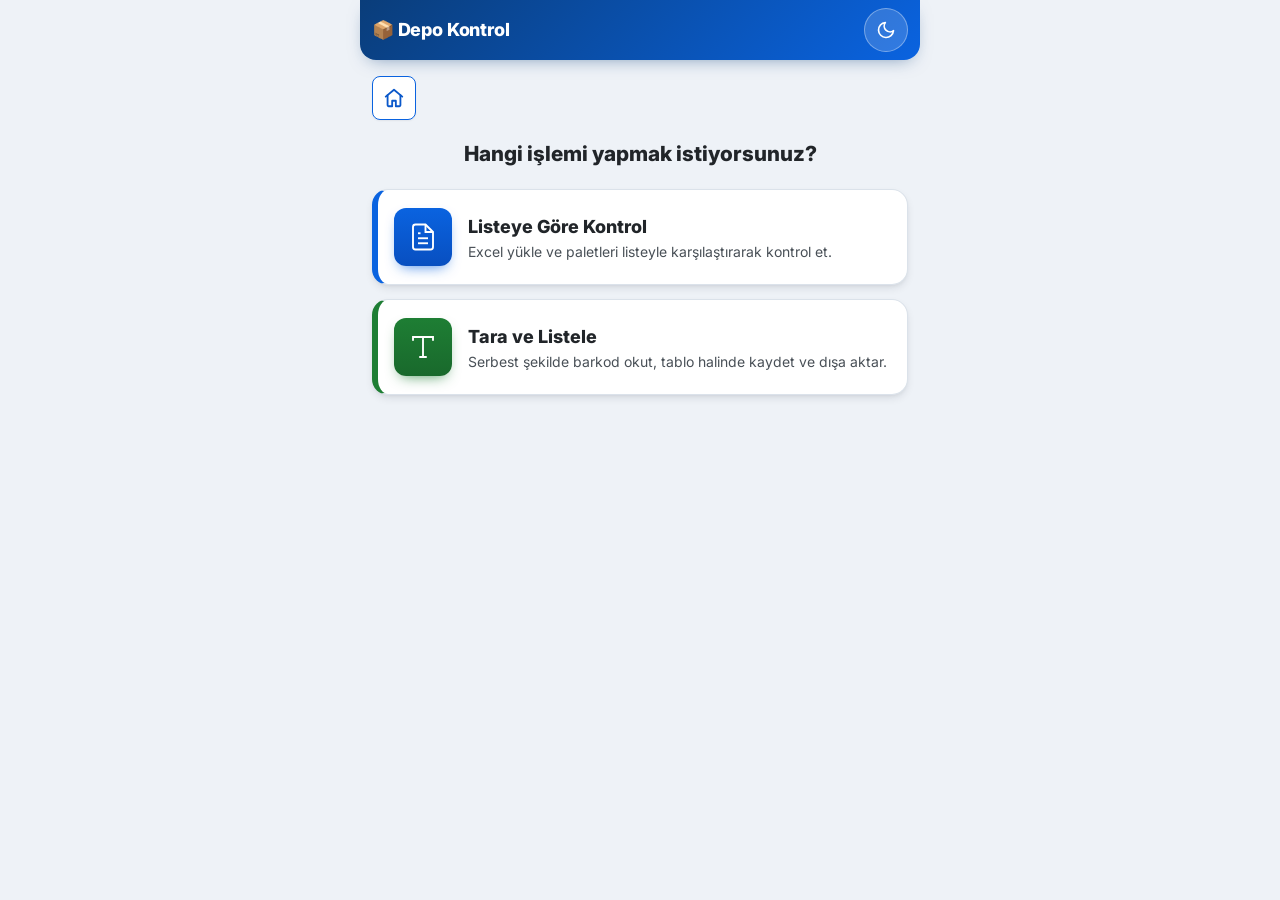
<file: Kontrol Sistemi/index.html>
<!DOCTYPE html>
<html lang="tr">
<head>
    <meta charset="UTF-8">
    <meta name="viewport" content="width=device-width, initial-scale=1.0, maximum-scale=1.0, user-scalable=no">
    <meta name="theme-color" content="#0c1e36">
    <meta name="apple-mobile-web-app-capable" content="yes">
    <meta name="apple-mobile-web-app-status-bar-style" content="black-translucent">
    <meta name="description" content="Depo Sevkiyat Kontrolü - Barkod Okuma Uygulaması">
    <title>Depo Kontrol</title>
    <link rel="manifest" href="manifest.json">
    <!-- Google Fonts -->
    <link rel="preconnect" href="https://fonts.googleapis.com">
    <link rel="preconnect" href="https://fonts.gstatic.com" crossorigin>
    <link href="https://fonts.googleapis.com/css2?family=Inter:wght@300;400;500;600;700&family=JetBrains+Mono:wght@400;600;700&display=swap" rel="stylesheet">
    <link rel="stylesheet" href="style.css">
</head>
<body>
    <!-- Ana Container -->
    <div class="app-container">

        <!-- Üst Başlık ve Sayaçlar -->
        <header class="header">
            <div class="header-top">
                <h1 class="app-title">📦 Depo Kontrol</h1>
                <button class="dark-mode-toggle" id="darkModeToggle" title="Tema Değiştir">
                    <svg class="icon-moon" viewBox="0 0 24 24" fill="none" stroke="currentColor" stroke-width="2" stroke-linecap="round" stroke-linejoin="round"><path d="M21 12.79A9 9 0 1 1 11.21 3 7 7 0 0 0 21 12.79z"/></svg>
                    <svg class="icon-sun" viewBox="0 0 24 24" fill="none" stroke="currentColor" stroke-width="2" stroke-linecap="round" stroke-linejoin="round"><circle cx="12" cy="12" r="5"/><line x1="12" y1="1" x2="12" y2="3"/><line x1="12" y1="21" x2="12" y2="23"/><line x1="4.22" y1="4.22" x2="5.64" y2="5.64"/><line x1="18.36" y1="18.36" x2="19.78" y2="19.78"/><line x1="1" y1="12" x2="3" y2="12"/><line x1="21" y1="12" x2="23" y2="12"/><line x1="4.22" y1="19.78" x2="5.64" y2="18.36"/><line x1="18.36" y1="5.64" x2="19.78" y2="4.22"/></svg>
                </button>
            </div>
            <div id="listStatsPanel" style="display: none;">
                <div class="stats-container">
                    <div class="stat-box">
                        <span class="stat-label">Toplam</span>
                        <span class="stat-value" id="totalCount">0</span>
                    </div>
                    <div class="stat-box success">
                        <span class="stat-label">Okunan</span>
                        <span class="stat-value" id="scannedCount">0</span>
                    </div>
                    <div class="stat-box warning">
                        <span class="stat-label">Kalan</span>
                        <span class="stat-value" id="remainingCount">0</span>
                    </div>
                    <div class="stat-box error">
                        <span class="stat-label">Fazla</span>
                        <span class="stat-value" id="extraCount">0</span>
                    </div>
                </div>
                <!-- İlerleme Çubuğu -->
                <div class="header-progress">
                    <div class="header-progress-fill" id="progressFill" style="width: 0%"></div>
                </div>
                <div class="header-progress-text" id="progressText">%0 tamamlandı</div>
            </div>
        </header>

        <!-- Ana Karşılama Ekranı -->
        <section class="home-section active" id="homeSection">
            <div class="home-geri">
                <a href="../index.html" class="back-to-launcher-btn" aria-label="Sistem seçimine dön" title="Sistem seçimine dön">
                    <svg width="22" height="22" viewBox="0 0 24 24" fill="none" stroke="currentColor" stroke-width="2" stroke-linecap="round" stroke-linejoin="round" aria-hidden="true" focusable="false"><path d="M3 10.5 12 3l9 7.5"/><path d="M5 9v11a1 1 0 0 0 1 1h4v-6h4v6h4a1 1 0 0 0 1-1V9"/></svg>
                </a>
            </div>
            <h2 class="home-title">Hangi işlemi yapmak istiyorsunuz?</h2>
            <div class="home-grid">
                <div class="home-card" id="btnModeList" role="button" tabindex="0">
                    <div class="home-card-icon">
                        <svg viewBox="0 0 24 24" fill="none" stroke="currentColor" stroke-width="1.5"><path d="M14 2H6a2 2 0 0 0-2 2v16a2 2 0 0 0 2 2h12a2 2 0 0 0 2-2V8z"/><polyline points="14 2 14 8 20 8"/><line x1="16" y1="13" x2="8" y2="13"/><line x1="16" y1="17" x2="8" y2="17"/><polyline points="10 9 9 9 8 9"/></svg>
                    </div>
                    <h3>Listeye Göre Kontrol</h3>
                    <p>Excel yükle ve paletleri listeyle karşılaştırarak kontrol et.</p>
                </div>
                <div class="home-card" id="btnModeFree" role="button" tabindex="0">
                    <div class="home-card-icon">
                        <svg viewBox="0 0 24 24" fill="none" stroke="currentColor" stroke-width="1.5"><path d="M4 7V4h16v3M9 20h6M12 4v16"/></svg>
                    </div>
                    <h3>Tara ve Listele</h3>
                    <p>Serbest şekilde barkod okut, tablo halinde kaydet ve dışa aktar.</p>
                </div>
            </div>
        </section>

        <!-- Tara ve Listele -->
        <section class="free-scan-section" id="freeScanSection" style="display: none;">
            <div class="tarama-ust">
                <button class="btn-secondary back-btn" id="freeBackBtn">
                    <svg width="16" height="16" viewBox="0 0 24 24" fill="none" stroke="currentColor" stroke-width="2"><line x1="19" y1="12" x2="5" y2="12"/><polyline points="12 19 5 12 12 5"/></svg>
                    Ana Ekran
                </button>
                <button class="btn-success" id="freeStartCameraBtn">
                    <svg width="18" height="18" viewBox="0 0 24 24" fill="none" stroke="currentColor" stroke-width="2"><path d="M23 19a2 2 0 0 1-2 2H3a2 2 0 0 1-2-2V8a2 2 0 0 1 2-2h4l2-3h6l2 3h4a2 2 0 0 1 2 2z"/><circle cx="12" cy="13" r="4"/></svg>
                    Kamerayı Başlat
                </button>
                <button class="btn-danger" id="freeStopCameraBtn" style="display: none;">
                    <svg width="18" height="18" viewBox="0 0 24 24" fill="none" stroke="currentColor" stroke-width="2"><rect x="3" y="3" width="18" height="18" rx="2" ry="2"/></svg>
                    Kamerayı Durdur
                </button>
            </div>

            <!-- Özet: sabit yükseklikte, okuma sırasında kamerayı oynatmaz -->
            <div class="free-summary-panel" id="freeSummaryPanel">
                <div class="free-summary-sayi">
                    <span class="stat-baslik">Okutulan</span>
                    <strong id="freeSummaryCount">0</strong>
                </div>
                <div class="free-summary-son">
                    <span class="stat-baslik">Son okuma</span>
                    <strong id="freeLastBarcode">-</strong>
                </div>
                <button class="btn-primary" id="btnShowFreeReport">Özet Rapor</button>
            </div>

            <!-- Kamera Vizörü -->
            <!-- Okuma kutusunu (280×140) html5-qrcode kendisi çizer, referanstaki gibi -->
            <div class="camera-viewport" id="freeCameraContainer" style="display: none;">
                <div id="freeReader"></div>
            </div>

            <div class="scan-control" id="freeScanControl" style="display: none;">
                <button class="btn-scan" id="freeScanBtn">
                    <span class="scan-icon">
                        <svg width="24" height="24" viewBox="0 0 24 24" fill="currentColor"><circle cx="12" cy="12" r="8"/></svg>
                    </span>
                    <span class="scan-text">Basılı Tut ve Oku</span>
                </button>
            </div>

            <!-- Manuel Barkod Girişi -->
            <div class="manual-entry-section">
                <div class="manual-entry-container">
                    <div class="manual-input-group">
                        <input type="text" id="freeManualBarcodeInput" class="manual-barcode-input" placeholder="En az 9 hane" autocomplete="off" autocapitalize="characters" spellcheck="false">
                        <button type="button" id="freeManualSubmitBtn" class="btn-manual-submit">Ekle</button>
                    </div>
                </div>
            </div>

            <!-- Ekrandaki her şeyi temizler: okumalar, mükerrer sayımı, kayıt modu, giriş kutusu, kamera -->
            <button type="button" class="btn-danger btn-clear-all" id="freeClearAllBtn">
                <svg width="18" height="18" viewBox="0 0 24 24" fill="none" stroke="currentColor" stroke-width="2" aria-hidden="true" focusable="false"><polyline points="3 6 5 6 21 6"/><path d="M19 6v14a2 2 0 0 1-2 2H7a2 2 0 0 1-2-2V6m3 0V4a2 2 0 0 1 2-2h4a2 2 0 0 1 2 2v2"/></svg>
                Temizle
            </button>
        </section>

        <!-- Serbest Mod Detaylı Rapor Modalı -->
        <div class="modal" id="freeReportModal">
            <div class="modal-content">
                <div class="modal-header">
                    <h2>Serbest Tarama Raporu</h2>
                    <button class="modal-close" id="closeFreeReportBtn">
                        <svg width="24" height="24" viewBox="0 0 24 24" fill="none" stroke="currentColor" stroke-width="2"><line x1="18" y1="6" x2="6" y2="18"/><line x1="6" y1="6" x2="18" y2="18"/></svg>
                    </button>
                </div>
                <div class="modal-body">
                    <!-- Canlı Tablo -->
                    <div class="free-table-container">
                        <table class="free-table" id="freeTable">
                            <thead>
                                <tr>
                                    <th style="width: 40px;">#</th>
                                    <th>Barkod</th>
                                    <th style="width: 90px;">Zaman</th>
                                </tr>
                            </thead>
                            <tbody id="freeTableBody">
                                <tr class="empty-row"><td colspan="3">Henüz barkod okutulmadı</td></tr>
                            </tbody>
                        </table>
                    </div>

                    <div class="export-buttons rapor-dugmeleri">
                        <button class="btn-export btn-success" id="exportFreeScansBtn">
                            <svg width="16" height="16" viewBox="0 0 24 24" fill="none" stroke="currentColor" stroke-width="2"><path d="M21 15v4a2 2 0 0 1-2 2H5a2 2 0 0 1-2-2v-4"/><polyline points="7 10 12 15 17 10"/><line x1="12" y1="15" x2="12" y2="3"/></svg>
                            Excel'e Aktar
                        </button>
                        <button class="btn-danger" id="clearFreeScansBtn">Temizle</button>
                    </div>

                    <!-- Mükerrer Listesi -->
                    <div class="free-duplicates" id="freeDuplicatesContainer" style="display: none;">
                        <h4>⚠️ Mükerrer Okutmalar</h4>
                        <div id="freeDuplicatesList"></div>
                    </div>
                </div>
            </div>
        </div>

        <!-- Excel Yükleme Bölümü (Listeye Göre Kontrol) -->
        <section class="upload-section" id="uploadSection" style="display: none;">
            <div class="upload-header">
                <button class="btn-secondary back-btn" id="listBackBtn">
                    <svg width="18" height="18" viewBox="0 0 24 24" fill="none" stroke="currentColor" stroke-width="2"><line x1="19" y1="12" x2="5" y2="12"/><polyline points="12 19 5 12 12 5"/></svg>
                    Ana Ekrana Dön
                </button>
            </div>
            <div class="upload-box" id="uploadBox">
                <input type="file" id="fileInput" accept=".xlsx,.csv" style="display: none;">
                <div class="upload-icon">
                    <svg viewBox="0 0 24 24" fill="none" stroke="currentColor" stroke-width="1.5" stroke-linecap="round" stroke-linejoin="round">
                        <path d="M14.5 2H6a2 2 0 0 0-2 2v16a2 2 0 0 0 2 2h12a2 2 0 0 0 2-2V7.5L14.5 2z"/>
                        <polyline points="14 2 14 8 20 8"/>
                        <path d="M12 18v-6"/>
                        <path d="m9 15 3-3 3 3"/>
                    </svg>
                </div>
                <button class="btn-primary" id="uploadBtn">
                    <svg width="20" height="20" viewBox="0 0 24 24" fill="none" stroke="currentColor" stroke-width="2" stroke-linecap="round" stroke-linejoin="round"><path d="M13 2H6a2 2 0 0 0-2 2v16a2 2 0 0 0 2 2h12a2 2 0 0 0 2-2V9z"/><polyline points="13 2 13 9 20 9"/></svg>
                    Excel Dosyası Yükle
                </button>
                <p class="upload-drag-text">veya dosyanızı buraya sürükleyin</p>
                <div class="upload-formats">
                    <span class="format-badge">.xlsx</span>
                    <span class="format-badge">.csv</span>
                </div>
                <p class="upload-info">İlk sütunda <strong>barkodlar</strong> (123456789 veya M123456789), ikinci sütunda <strong>lokasyonlar</strong> olmalıdır.</p>
            </div>
            <!-- Kullanım Adımları -->
            <div class="upload-steps">
                <div class="upload-step">
                    <div class="step-number">1</div>
                    <div class="step-content">
                        <strong>Yükle</strong>
                        <span>Excel dosyanızı seçin</span>
                    </div>
                </div>
                <div class="upload-step">
                    <div class="step-number">2</div>
                    <div class="step-content">
                        <strong>Tara</strong>
                        <span>Barkodları okutun</span>
                    </div>
                </div>
                <div class="upload-step">
                    <div class="step-number">3</div>
                    <div class="step-content">
                        <strong>Raporla</strong>
                        <span>Sonuçları indirin</span>
                    </div>
                </div>
            </div>
        </section>

        <!-- Kamera Tarama Bölümü -->
        <section class="scanner-section" id="scannerSection" style="display: none;">

            <div class="tarama-ust">
                <button class="btn-secondary back-btn" id="scannerBackBtn">
                    <svg width="16" height="16" viewBox="0 0 24 24" fill="none" stroke="currentColor" stroke-width="2"><line x1="19" y1="12" x2="5" y2="12"/><polyline points="12 19 5 12 12 5"/></svg>
                    Ana Ekran
                </button>
                <button class="btn-success" id="startCameraBtn">
                    <svg width="18" height="18" viewBox="0 0 24 24" fill="none" stroke="currentColor" stroke-width="2"><path d="M23 19a2 2 0 0 1-2 2H3a2 2 0 0 1-2-2V8a2 2 0 0 1 2-2h4l2-3h6l2 3h4a2 2 0 0 1 2 2z"/><circle cx="12" cy="13" r="4"/></svg>
                    Kamerayı Başlat
                </button>
                <button class="btn-danger" id="stopCameraBtn" style="display: none;">
                    <svg width="18" height="18" viewBox="0 0 24 24" fill="none" stroke="currentColor" stroke-width="2"><rect x="3" y="3" width="18" height="18" rx="2" ry="2"/></svg>
                    Kamerayı Durdur
                </button>
            </div>

            <!-- Son Okuma: yeri baştan ayrılmıştır, ilk okumada kamera kaymaz -->
            <div class="last-scan-info" id="lastScanInfo" data-durum="bos">
                <div class="scan-result">
                    <span class="stat-baslik">Son okuma</span>
                    <span id="lastBarcode">-</span>
                </div>
                <div class="scan-location">
                    <span class="stat-baslik">Lokasyon</span>
                    <span id="lastLocation">-</span>
                </div>
            </div>

            <!-- Kamera Vizörü -->
            <!-- Okuma kutusunu (280×140) html5-qrcode kendisi çizer, referanstaki gibi -->
            <div class="camera-viewport" id="listCameraContainer">
                <div id="reader"></div>
            </div>

            <!-- Okuma Kontrol Butonu -->
            <div class="scan-control" id="scanControl" style="display: none;">
                <button class="btn-scan" id="scanBtn">
                    <span class="scan-icon">
                        <svg width="24" height="24" viewBox="0 0 24 24" fill="currentColor"><circle cx="12" cy="12" r="8"/></svg>
                    </span>
                    <span class="scan-text">Basılı Tut ve Oku</span>
                </button>
            </div>

            <!-- Manuel Barkod Girişi -->
            <div class="manual-entry-section">
                <div class="manual-entry-container">
                    <h3 class="manual-title">
                        <svg width="18" height="18" viewBox="0 0 24 24" fill="none" stroke="currentColor" stroke-width="2"><path d="M11 4H4a2 2 0 0 0-2 2v14a2 2 0 0 0 2 2h14a2 2 0 0 0 2-2v-7"/><path d="M18.5 2.5a2.121 2.121 0 0 1 3 3L12 15l-4 1 1-4 9.5-9.5z"/></svg>
                        Manuel Barkod Girişi
                    </h3>
                    <div class="manual-input-group">
                        <input type="text"
                               id="manualBarcodeInput"
                               class="manual-barcode-input"
                               placeholder="Barkod girin"
                               maxlength="32"
                               autocomplete="off"
                               autocapitalize="off"
                               spellcheck="false">
                        <button type="button" id="manualSubmitBtn" class="btn-manual-submit">
                            <svg width="18" height="18" viewBox="0 0 24 24" fill="none" stroke="currentColor" stroke-width="2.5"><polyline points="20 6 9 17 4 12"/></svg>
                            Ekle
                        </button>
                    </div>
                    <p class="manual-hint">M yazmanız gerekmez (M123456789 veya 123456789)</p>
                </div>
            </div>

            <!-- Tarama Geçmişi -->
            <div class="scan-history">
                <h3>
                    <svg width="18" height="18" viewBox="0 0 24 24" fill="none" stroke="currentColor" stroke-width="2"><path d="M14 2H6a2 2 0 0 0-2 2v16a2 2 0 0 0 2 2h12a2 2 0 0 0 2-2V8z"/><polyline points="14 2 14 8 20 8"/><line x1="16" y1="13" x2="8" y2="13"/><line x1="16" y1="17" x2="8" y2="17"/><polyline points="10 9 9 9 8 9"/></svg>
                    Tarama Geçmişi
                </h3>
                <div class="history-list" id="historyList">
                    <p class="empty-message">Henüz okutma yapılmadı</p>
                </div>
            </div>

        </section>

        <!-- Rapor, Export ve Temizleme -->
        <section class="report-section" id="reportSection" style="display: none;">
            <button class="btn-info" id="showReportBtn">
                <svg width="18" height="18" viewBox="0 0 24 24" fill="none" stroke="currentColor" stroke-width="2"><path d="M21.21 15.89A10 10 0 1 1 8 2.83"/><path d="M22 12A10 10 0 0 0 12 2v10z"/></svg>
                Özet Rapor Göster
            </button>
            <div class="export-buttons">
                <button class="btn-export btn-success" id="exportScannedBtn">
                    <svg width="16" height="16" viewBox="0 0 24 24" fill="none" stroke="currentColor" stroke-width="2"><path d="M21 15v4a2 2 0 0 1-2 2H5a2 2 0 0 1-2-2v-4"/><polyline points="7 10 12 15 17 10"/><line x1="12" y1="15" x2="12" y2="3"/></svg>
                    Okunanları İndir
                </button>
                <button class="btn-export btn-warning" id="exportUnscannedBtn">
                    <svg width="16" height="16" viewBox="0 0 24 24" fill="none" stroke="currentColor" stroke-width="2"><path d="M21 15v4a2 2 0 0 1-2 2H5a2 2 0 0 1-2-2v-4"/><polyline points="7 10 12 15 17 10"/><line x1="12" y1="15" x2="12" y2="3"/></svg>
                    Okunmayanları İndir
                </button>
            </div>
            <button class="btn-secondary" id="changeFileBtn">
                <svg width="18" height="18" viewBox="0 0 24 24" fill="none" stroke="currentColor" stroke-width="2"><polyline points="1 4 1 10 7 10"/><polyline points="23 20 23 14 17 14"/><path d="M20.49 9A9 9 0 0 0 5.64 5.64L1 10m22 4l-4.64 4.36A9 9 0 0 1 3.51 15"/></svg>
                Dosya Değiştir
            </button>
            <button class="btn-danger btn-clear-all" id="clearAllBtn">
                <svg width="18" height="18" viewBox="0 0 24 24" fill="none" stroke="currentColor" stroke-width="2"><polyline points="3 6 5 6 21 6"/><path d="M19 6v14a2 2 0 0 1-2 2H7a2 2 0 0 1-2-2V6m3 0V4a2 2 0 0 1 2-2h4a2 2 0 0 1 2 2v2"/></svg>
                Herşeyi Temizle
            </button>
        </section>

    </div>

    <!-- Toast Bildirimleri -->
    <div id="toastContainer" class="toast-container"></div>

    <!-- Modal - Özet Rapor -->
    <div class="modal" id="reportModal">
        <div class="modal-content">
            <div class="modal-header">
                <h2>
                    <svg width="20" height="20" viewBox="0 0 24 24" fill="none" stroke="currentColor" stroke-width="2"><path d="M21.21 15.89A10 10 0 1 1 8 2.83"/><path d="M22 12A10 10 0 0 0 12 2v10z"/></svg>
                    Özet Rapor
                </h2>
                <button class="modal-close" id="closeModalBtn">&times;</button>
            </div>
            <div class="modal-body" id="reportContent">
                <!-- Rapor içeriği dinamik olarak eklenecek -->
            </div>
        </div>
    </div>

    <!-- Modal - Mükerrer Mod Onayı -->
    <div class="modal" id="duplicateModeModal">
        <div class="modal-content">
            <div class="modal-header">
                <h2>⚙️ Kayıt Modu</h2>
            </div>
            <div class="modal-body">
                <p class="soru-metni">Tekrar eden barkodlar ana listeye yeni bir kayıt olarak sıralanmaya devam etsin mi?</p>
                <div class="soru-dugmeleri">
                    <button id="btnDuplicateYes" class="btn-success">Evet, Listele</button>
                    <button id="btnDuplicateNo" class="btn-warning">Hayır, Uyarı Ver</button>
                </div>
            </div>
        </div>
    </div>

    <!-- Kütüphaneler siteyle birlikte gelir: internet ve dış sunucu gerekmez -->
    <script src="lib/xlsx.bundle.js"></script>
    <script src="lib/html5-qrcode.min.js"></script>
    <script src="tarayici.js"></script>
    <script src="app.js"></script>

    <!-- PWA Kayıt -->
    <script>
        if ('serviceWorker' in navigator) {
            window.addEventListener('load', () => {
                navigator.serviceWorker.register('sw.js').catch((error) => {
                    console.log('Service Worker kayıt hatası:', error);
                });
            });
        }
    </script>
</body>
</html>
</file>
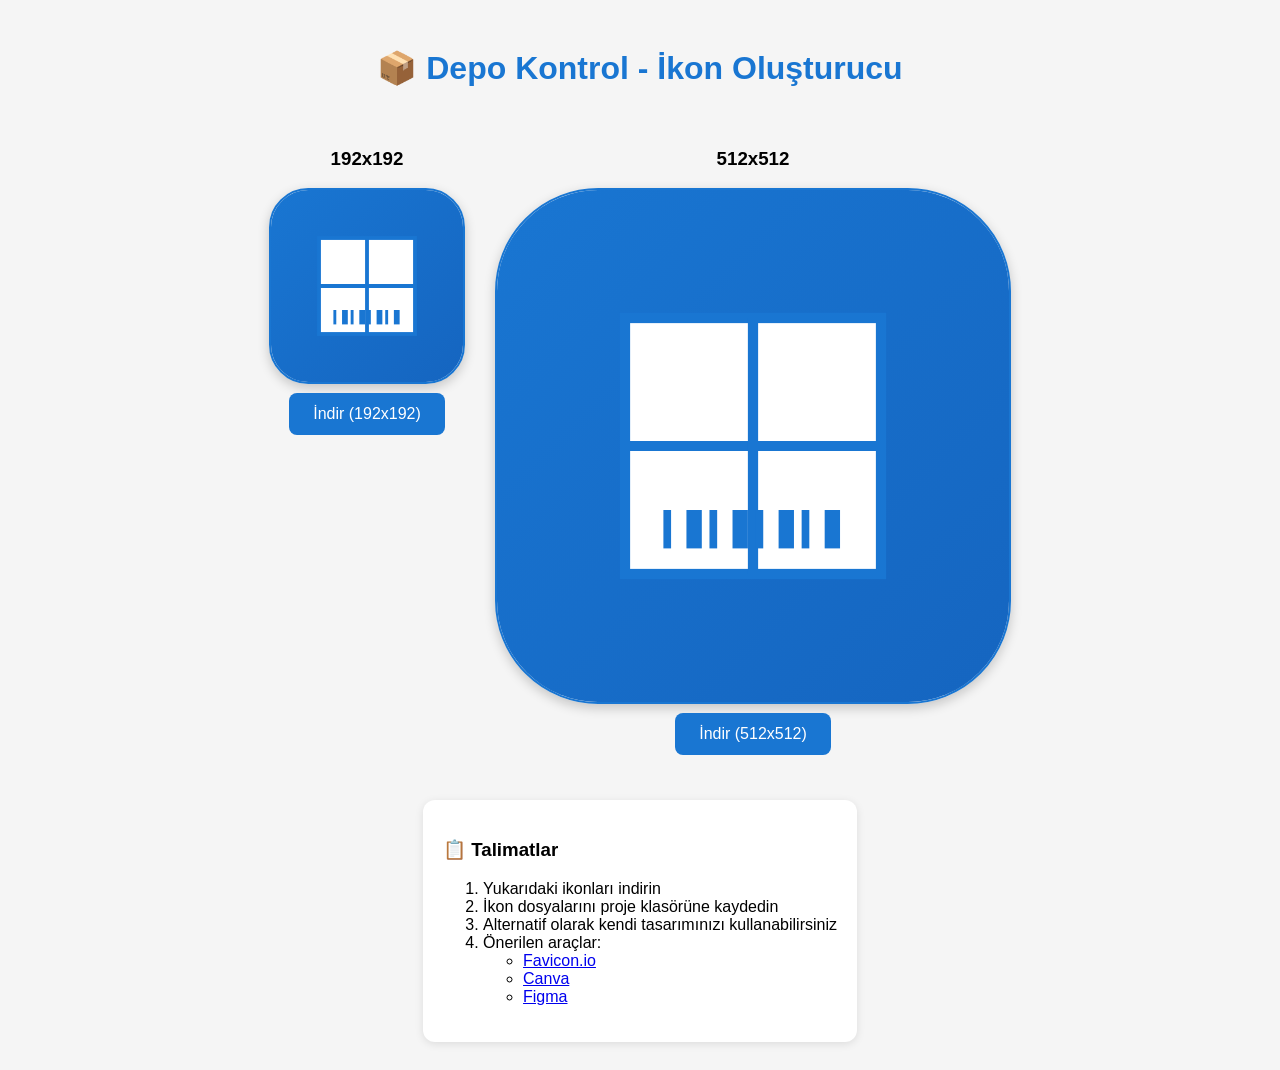
<file: Kontrol Sistemi/icon-generator.html>
<!DOCTYPE html>
<html lang="tr">
<head>
    <meta charset="UTF-8">
    <meta name="viewport" content="width=device-width, initial-scale=1.0">
    <title>İkon Oluşturucu</title>
    <style>
        body {
            font-family: Arial, sans-serif;
            display: flex;
            flex-direction: column;
            align-items: center;
            padding: 20px;
            background: #f5f5f5;
        }
        h1 { color: #1976d2; }
        .icon-container {
            display: flex;
            gap: 30px;
            flex-wrap: wrap;
            justify-content: center;
            margin: 20px 0;
        }
        .icon-box {
            text-align: center;
        }
        canvas {
            border: 2px solid #1976d2;
            border-radius: 20%;
            box-shadow: 0 4px 12px rgba(0,0,0,0.2);
        }
        button {
            background: #1976d2;
            color: white;
            border: none;
            padding: 12px 24px;
            border-radius: 8px;
            font-size: 16px;
            cursor: pointer;
            margin: 5px;
        }
        button:hover { background: #1565c0; }
        .instructions {
            max-width: 600px;
            background: white;
            padding: 20px;
            border-radius: 12px;
            box-shadow: 0 2px 8px rgba(0,0,0,0.1);
            margin-top: 20px;
        }
    </style>
</head>
<body>
    <h1>📦 Depo Kontrol - İkon Oluşturucu</h1>
    
    <div class="icon-container">
        <div class="icon-box">
            <h3>192x192</h3>
            <canvas id="icon192" width="192" height="192"></canvas>
            <br>
            <button onclick="downloadIcon('icon192', 'icon-192.png')">İndir (192x192)</button>
        </div>
        
        <div class="icon-box">
            <h3>512x512</h3>
            <canvas id="icon512" width="512" height="512"></canvas>
            <br>
            <button onclick="downloadIcon('icon512', 'icon-512.png')">İndir (512x512)</button>
        </div>
    </div>
    
    <div class="instructions">
        <h3>📋 Talimatlar</h3>
        <ol>
            <li>Yukarıdaki ikonları indirin</li>
            <li>İkon dosyalarını proje klasörüne kaydedin</li>
            <li>Alternatif olarak kendi tasarımınızı kullanabilirsiniz</li>
            <li>Önerilen araçlar:
                <ul>
                    <li><a href="https://favicon.io/" target="_blank">Favicon.io</a></li>
                    <li><a href="https://www.canva.com/" target="_blank">Canva</a></li>
                    <li><a href="https://www.figma.com/" target="_blank">Figma</a></li>
                </ul>
            </li>
        </ol>
    </div>

    <script>
        function drawIcon(canvasId, size) {
            const canvas = document.getElementById(canvasId);
            const ctx = canvas.getContext('2d');
            
            // Gradient arka plan
            const gradient = ctx.createLinearGradient(0, 0, size, size);
            gradient.addColorStop(0, '#1976d2');
            gradient.addColorStop(1, '#1565c0');
            ctx.fillStyle = gradient;
            ctx.fillRect(0, 0, size, size);
            
            // Beyaz kutu simgesi (palet/paket)
            const boxSize = size * 0.5;
            const boxX = (size - boxSize) / 2;
            const boxY = (size - boxSize) / 2;
            
            ctx.fillStyle = 'white';
            ctx.fillRect(boxX, boxY, boxSize, boxSize);
            
            // Kutu çizgileri
            ctx.strokeStyle = '#1976d2';
            ctx.lineWidth = size * 0.02;
            ctx.strokeRect(boxX, boxY, boxSize, boxSize);
            
            // Çapraz çizgiler (palet görünümü)
            ctx.beginPath();
            ctx.moveTo(boxX, boxY + boxSize/2);
            ctx.lineTo(boxX + boxSize, boxY + boxSize/2);
            ctx.stroke();
            
            ctx.beginPath();
            ctx.moveTo(boxX + boxSize/2, boxY);
            ctx.lineTo(boxX + boxSize/2, boxY + boxSize);
            ctx.stroke();
            
            // Barkod çizgileri
            const barcodeY = boxY + boxSize * 0.75;
            const barcodeHeight = boxSize * 0.15;
            const lineWidth = size * 0.015;
            
            ctx.fillStyle = '#1976d2';
            for (let i = 0; i < 8; i++) {
                const x = boxX + boxSize * 0.15 + (i * boxSize * 0.09);
                const width = (i % 2 === 0) ? lineWidth : lineWidth * 2;
                ctx.fillRect(x, barcodeY, width, barcodeHeight);
            }
        }
        
        function downloadIcon(canvasId, filename) {
            const canvas = document.getElementById(canvasId);
            const url = canvas.toDataURL('image/png');
            const link = document.createElement('a');
            link.download = filename;
            link.href = url;
            link.click();
        }
        
        // İkonları çiz
        drawIcon('icon192', 192);
        drawIcon('icon512', 512);
    </script>
</body>
</html>
</file>
<file: Kontrol Sistemi/style.css>
/* ==========================================
   DEPO KONTROL — ARAYÜZ
   Renk dili: Bootstrap 5.3 renk sistemi (Adres Sistemi ile aynı aile),
   beyaz yazıyla WCAG AA karşıtlığı için hafif koyulaştırılmış tonlar.
   Başlık degradesi karşılama ekranının lacivert-mavi bandından gelir.
   ========================================== */
:root {
    color-scheme: light;

    /* Ana renkler (üstünde beyaz yazı) */
    --primary: #0a63e0;
    --primary-strong: #084fc0;
    --primary-soft: #e7f0ff;
    --primary-text: #0a58ca;

    --success: #1e7e34;
    --success-strong: #19692c;
    --success-soft: #e6f4ea;
    --success-text: #19692c;

    --danger: #d02c3c;
    --danger-strong: #b02a37;
    --danger-soft: #fde8ea;
    --danger-text: #b02a37;

    /* Uyarı sarısı: üstünde koyu yazı */
    --warning: #ffc107;
    --warning-strong: #f0ad00;
    --warning-soft: #fff4d1;
    --warning-text: #a85300;
    --on-warning: #212529;

    --info: #0b7285;

    /* Yüzeyler ve yazı */
    --bg: #eef2f7;
    --surface: #ffffff;
    --surface-2: #f6f8fb;
    --border: #dbe2ea;
    --text: #212529;
    --text-secondary: #495057;
    --text-muted: #5c636a;
    --focus: #86b7fe;

    --header-gradient: linear-gradient(135deg, #0a3d7a 0%, #0a63e0 100%);
    --btn-primary-bg: linear-gradient(180deg, #0a63e0 0%, #084fc0 100%);
    --btn-success-bg: linear-gradient(180deg, #1e7e34 0%, #19692c 100%);
    --btn-danger-bg: linear-gradient(180deg, #d02c3c 0%, #b02a37 100%);

    --radius-sm: 8px;
    --radius-md: 12px;
    --radius-lg: 16px;
    --radius-full: 9999px;

    --shadow-sm: 0 1px 2px rgba(16, 24, 40, 0.06);
    --shadow: 0 1px 3px rgba(16, 24, 40, 0.10), 0 1px 2px rgba(16, 24, 40, 0.06);
    --shadow-md: 0 4px 10px -2px rgba(16, 24, 40, 0.12), 0 2px 4px -2px rgba(16, 24, 40, 0.08);
    --shadow-lg: 0 12px 24px -6px rgba(16, 24, 40, 0.18);

    --transition-fast: 150ms cubic-bezier(0.4, 0, 0.2, 1);
    --transition: 200ms cubic-bezier(0.4, 0, 0.2, 1);

    --font-sans: 'Inter', system-ui, -apple-system, 'Segoe UI', Roboto, sans-serif;
    --font-mono: 'JetBrains Mono', ui-monospace, 'Courier New', monospace;
}

[data-theme="dark"] {
    color-scheme: dark;

    --primary-soft: rgba(61, 139, 253, 0.16);
    --primary-text: #6ea8fe;
    --success-soft: rgba(30, 126, 52, 0.20);
    --success-text: #75d4a3;
    --danger-soft: rgba(208, 44, 60, 0.20);
    --danger-text: #f1909b;
    --warning-soft: rgba(255, 193, 7, 0.16);
    --warning-text: #ffd166;

    --bg: #0f1720;
    --surface: #1b2430;
    --surface-2: #232e3c;
    --border: #334155;
    --text: #e9ecef;
    --text-secondary: #c3cad3;
    --text-muted: #a3acb6;
    --focus: #6ea8fe;

    --header-gradient: linear-gradient(135deg, #08264d 0%, #0a4fb5 100%);

    --shadow-sm: 0 1px 2px rgba(0, 0, 0, 0.35);
    --shadow: 0 1px 3px rgba(0, 0, 0, 0.45);
    --shadow-md: 0 4px 10px -2px rgba(0, 0, 0, 0.5);
    --shadow-lg: 0 12px 24px -6px rgba(0, 0, 0, 0.6);
}

/* ==========================================
   TEMEL
   ========================================== */
*,
*::before,
*::after {
    margin: 0;
    padding: 0;
    box-sizing: border-box;
}

html {
    scroll-padding-top: 170px;
    scroll-padding-bottom: 110px;
}

body {
    font-family: var(--font-sans);
    background: var(--bg);
    color: var(--text);
    line-height: 1.5;
    -webkit-font-smoothing: antialiased;
    -moz-osx-font-smoothing: grayscale;
    -webkit-tap-highlight-color: transparent;
    overflow-x: hidden;
    transition: background-color var(--transition), color var(--transition);
}

.app-container {
    max-width: 560px;
    margin: 0 auto;
    min-height: 100vh;
    padding-bottom: 24px;
}

:focus-visible {
    outline: 3px solid var(--focus);
    outline-offset: 2px;
}

/* ==========================================
   BAŞLIK VE SAYAÇLAR
   ========================================== */
.header {
    background: var(--header-gradient);
    color: #fff;
    padding: 8px 12px 8px;
    position: sticky;
    top: 0;
    z-index: 100;
    border-bottom-left-radius: var(--radius-lg);
    border-bottom-right-radius: var(--radius-lg);
    box-shadow: 0 6px 18px -8px rgba(10, 61, 122, 0.55);
}

.header-top {
    display: flex;
    align-items: center;
    justify-content: space-between;
}

.app-title {
    font-size: 18px;
    font-weight: 800;
    letter-spacing: -0.01em;
    line-height: 1.2;
}

.dark-mode-toggle {
    width: 44px;
    height: 44px;
    min-height: 44px;
    padding: 0;
    border-radius: var(--radius-full);
    background: rgba(255, 255, 255, 0.16);
    border: 1px solid rgba(255, 255, 255, 0.35);
    color: #fff;
    box-shadow: none;
}

.dark-mode-toggle:hover {
    background: rgba(255, 255, 255, 0.26);
}

.dark-mode-toggle svg {
    width: 20px;
    height: 20px;
}

.dark-mode-toggle .icon-sun,
[data-theme="dark"] .dark-mode-toggle .icon-moon {
    display: none;
}

[data-theme="dark"] .dark-mode-toggle .icon-sun {
    display: block;
}

#listStatsPanel {
    margin-top: 6px;
}

.stats-container {
    display: grid;
    grid-template-columns: repeat(4, minmax(0, 1fr));
    gap: 6px;
}

.stat-box {
    background: #ffffff;
    border-radius: var(--radius-sm);
    padding: 3px 2px 2px;
    text-align: center;
    box-shadow: 0 2px 6px rgba(8, 38, 77, 0.25);
    border-top: 3px solid var(--primary);
}

.stat-box.success { border-top-color: var(--success); }
.stat-box.warning { border-top-color: var(--warning); }
.stat-box.error { border-top-color: var(--danger); }

.stat-label {
    display: block;
    font-size: 10px;
    font-weight: 700;
    text-transform: uppercase;
    letter-spacing: 0.04em;
    line-height: 1.3;
    color: #495057;
}

.stat-value {
    display: block;
    font-size: 20px;
    font-weight: 800;
    line-height: 1.2;
    font-family: var(--font-mono);
    color: #0a58ca;
}

.stat-box.success .stat-value { color: #19692c; }
.stat-box.warning .stat-value { color: #a85300; }
.stat-box.error .stat-value { color: #b02a37; }

.stat-value.pulse {
    animation: statPulse 0.4s ease;
}

@keyframes statPulse {
    0% { transform: scale(1); }
    40% { transform: scale(1.15); }
    100% { transform: scale(1); }
}

.header-progress {
    margin-top: 6px;
    background: rgba(255, 255, 255, 0.25);
    border-radius: var(--radius-full);
    height: 6px;
    overflow: hidden;
}

.header-progress-fill {
    height: 100%;
    background: linear-gradient(90deg, #20c997, #75e0a7);
    border-radius: var(--radius-full);
    transition: width 0.6s cubic-bezier(0.4, 0, 0.2, 1);
}

.header-progress-text {
    text-align: center;
    font-size: 11px;
    font-weight: 700;
    line-height: 1.2;
    margin-top: 3px;
    color: #ffffff;
}

/* ==========================================
   DÜĞMELER
   ========================================== */
button {
    border: none;
    border-radius: var(--radius-md);
    padding: 12px 18px;
    font-size: 15px;
    font-weight: 700;
    font-family: var(--font-sans);
    cursor: pointer;
    display: inline-flex;
    align-items: center;
    justify-content: center;
    gap: 8px;
    min-height: 48px;
    position: relative;
    overflow: hidden;
    box-shadow: var(--shadow);
    transition: transform var(--transition-fast), box-shadow var(--transition-fast), filter var(--transition-fast), background-color var(--transition-fast);
}

button:hover {
    filter: brightness(1.06);
}

button:active {
    transform: scale(0.97);
}

button .ripple {
    position: absolute;
    border-radius: 50%;
    background: rgba(255, 255, 255, 0.35);
    transform: scale(0);
    animation: rippleEffect 0.6s linear;
    pointer-events: none;
}

@keyframes rippleEffect {
    to {
        transform: scale(4);
        opacity: 0;
    }
}

.btn-primary,
.btn-info {
    background: var(--btn-primary-bg);
    color: #fff;
}

.btn-info {
    width: 100%;
}

.btn-success {
    background: var(--btn-success-bg);
    color: #fff;
}

.btn-danger {
    background: var(--btn-danger-bg);
    color: #fff;
}

.btn-warning {
    background: var(--warning);
    color: var(--on-warning);
}

.btn-secondary {
    background: var(--surface);
    color: var(--primary-text);
    border: 1.5px solid var(--primary);
    box-shadow: var(--shadow-sm);
}

.back-btn {
    padding: 10px 14px;
    background: var(--primary-soft);
    color: var(--primary-text);
    border: none;
    box-shadow: none;
    font-size: 14px;
}

.tarama-ust {
    display: flex;
    gap: 8px;
    margin-bottom: 8px;
}

.tarama-ust > button {
    flex: 1 1 0;
    min-width: 0;
    min-height: 48px;
    padding: 8px 12px;
    font-size: 15px;
}

.tarama-ust > .back-btn {
    flex: 0 0 auto;
}

.stat-baslik {
    display: block;
    font-size: 11px;
    font-weight: 600;
    color: var(--text-secondary);
    line-height: 1.3;
}

/* ==========================================
   ANA EKRAN
   ========================================== */
.home-section {
    padding: 16px 12px;
    animation: fadeSlideUp 0.4s ease;
}

.home-geri {
    text-align: left;
}

/* Sistem seçimine dönüş: ikon düğme */
.back-to-launcher-btn {
    display: inline-flex;
    align-items: center;
    justify-content: center;
    width: 44px;
    height: 44px;
    background: var(--surface);
    color: var(--primary-text);
    border: 1.5px solid var(--primary);
    border-radius: var(--radius-sm);
    box-shadow: var(--shadow-sm);
    text-decoration: none;
    margin-bottom: 18px;
    transition: background var(--transition-fast), color var(--transition-fast);
}

.back-to-launcher-btn:hover {
    background: var(--primary);
    color: #fff;
}

.back-to-launcher-btn svg {
    flex-shrink: 0;
}

.home-title {
    text-align: center;
    margin-bottom: 20px;
    font-weight: 800;
    font-size: 1.3rem;
    color: var(--text);
}

.home-grid {
    display: grid;
    gap: 14px;
}

.home-card {
    display: grid;
    grid-template-columns: auto minmax(0, 1fr);
    grid-template-areas: "ikon baslik" "ikon metin";
    align-items: center;
    column-gap: 16px;
    row-gap: 2px;
    background: var(--surface);
    border-radius: var(--radius-lg);
    padding: 18px 16px;
    min-height: 96px;
    box-shadow: var(--shadow-md);
    border: 1px solid var(--border);
    border-left: 6px solid var(--primary);
    cursor: pointer;
    transition: transform var(--transition), box-shadow var(--transition);
}

#btnModeFree {
    border-left-color: var(--success);
}

.home-card:hover {
    transform: translateY(-2px);
    box-shadow: var(--shadow-lg);
}

.home-card:active {
    transform: scale(0.99);
}

.home-card-icon {
    grid-area: ikon;
    flex-shrink: 0;
    width: 58px;
    height: 58px;
    border-radius: var(--radius-md);
    display: flex;
    align-items: center;
    justify-content: center;
    color: #fff;
    background: var(--btn-primary-bg);
    box-shadow: 0 6px 14px -6px rgba(10, 99, 224, 0.8);
}

#btnModeFree .home-card-icon {
    background: var(--btn-success-bg);
    box-shadow: 0 6px 14px -6px rgba(30, 126, 52, 0.8);
}

.home-card-icon svg {
    width: 30px;
    height: 30px;
}

.home-card h3 {
    grid-area: baslik;
    align-self: end;
    font-size: 18px;
    font-weight: 800;
    color: var(--text);
}

.home-card p {
    grid-area: metin;
    align-self: start;
    font-size: 14px;
    color: var(--text-secondary);
    line-height: 1.45;
}

/* ==========================================
   EXCEL YÜKLEME
   ========================================== */
.upload-section {
    padding: 12px;
    animation: fadeSlideUp 0.4s ease;
}

.upload-header {
    margin-bottom: 12px;
}

.upload-box {
    background: var(--surface);
    border-radius: var(--radius-lg);
    padding: 28px 20px;
    text-align: center;
    box-shadow: var(--shadow-md);
    border: 2px dashed var(--primary);
    transition: background var(--transition), transform var(--transition);
}

.upload-box.dragover {
    background: var(--primary-soft);
    border-style: solid;
    transform: scale(1.01);
}

.upload-icon {
    width: 72px;
    height: 72px;
    margin: 0 auto 16px;
    border-radius: var(--radius-lg);
    display: flex;
    align-items: center;
    justify-content: center;
    background: var(--primary-soft);
    color: var(--primary-text);
}

.upload-icon svg {
    width: 40px;
    height: 40px;
    stroke: currentColor;
}

.upload-box .btn-primary {
    font-size: 16px;
    padding: 14px 26px;
}

.upload-drag-text {
    margin-top: 12px;
    font-size: 14px;
    color: var(--text-secondary);
    font-weight: 500;
}

.upload-formats {
    display: flex;
    gap: 8px;
    justify-content: center;
    margin-top: 12px;
}

.format-badge {
    background: var(--primary-soft);
    color: var(--primary-text);
    padding: 3px 12px;
    border-radius: var(--radius-full);
    font-size: 12px;
    font-weight: 700;
    font-family: var(--font-mono);
}

.upload-info {
    margin-top: 14px;
    font-size: 13px;
    color: var(--text-secondary);
    line-height: 1.5;
}

.upload-steps {
    display: grid;
    grid-template-columns: repeat(3, minmax(0, 1fr));
    gap: 10px;
    margin-top: 14px;
}

.upload-step {
    background: var(--surface);
    border-radius: var(--radius-md);
    padding: 12px 8px;
    text-align: center;
    box-shadow: var(--shadow);
    border: 1px solid var(--border);
}

.step-number {
    width: 30px;
    height: 30px;
    margin: 0 auto 6px;
    border-radius: var(--radius-full);
    background: var(--btn-primary-bg);
    color: #fff;
    display: flex;
    align-items: center;
    justify-content: center;
    font-weight: 800;
    font-size: 14px;
}

.step-content strong {
    display: block;
    font-size: 14px;
    color: var(--text);
}

.step-content span {
    font-size: 12px;
    color: var(--text-secondary);
}

/* ==========================================
   TARAMA BÖLÜMÜ
   ========================================== */
.scanner-section,
.free-scan-section {
    padding: 10px 12px;
    animation: fadeSlideUp 0.3s ease;
}

/* Son okuma: yeri baştan ayrılmış, okumada kamerayı oynatmaz */
.last-scan-info {
    display: grid;
    grid-template-columns: minmax(0, 1.3fr) minmax(0, 1fr);
    gap: 8px;
    height: 54px;
    align-items: center;
    background: var(--surface);
    border-radius: var(--radius-md);
    padding: 4px 12px;
    margin-bottom: 8px;
    box-shadow: var(--shadow);
    border-left: 6px solid var(--border);
    transition: background-color var(--transition), border-color var(--transition);
    overflow: hidden;
}

.last-scan-info[data-durum="success"] {
    border-left-color: var(--success);
    background: var(--success-soft);
}

.last-scan-info[data-durum="duplicate"] {
    border-left-color: var(--warning);
    background: var(--warning-soft);
}

.last-scan-info[data-durum="error"] {
    border-left-color: var(--danger);
    background: var(--danger-soft);
}

.scan-result,
.scan-location {
    min-width: 0;
}

#lastBarcode,
#lastLocation {
    display: block;
    font-weight: 800;
    color: var(--text);
    font-size: 16px;
    line-height: 1.3;
    font-family: var(--font-mono);
    white-space: nowrap;
    overflow: hidden;
    text-overflow: ellipsis;
}

/* Kamera */
.camera-viewport {
    background: #101418;
    border-radius: var(--radius-lg);
    overflow: hidden;
    box-shadow: var(--shadow-md);
    margin: 0 4px 8px;
    position: relative;
}

/* Referans uygulamadaki html5-qrcode alanı: görüntü tam genişlikte, kendi oranında.
   html5-qrcode okuma kutusunu (280×140) görüntünün ortasına çizer ve yalnız orayı okur;
   görüntü kırpılırsa kutu ile okunan yer kayar, bu yüzden yükseklik sabitlenmez.
   300 px en az yükseklik yalnız kamera kapalıyken: görüntü daha kısaysa gölge alanı
   görüntüden taşar ve ekrandaki kutu okunan yerden büyük görünürdü. */
#reader,
#freeReader {
    width: 100%;
    border: none;
}

#reader video,
#freeReader video {
    width: 100% !important;
    height: auto !important;
    border-radius: 12px;
}

#reader:empty::before,
#freeReader:empty::before {
    content: 'Okumaya başlamak için kamerayı başlatın';
    display: flex;
    min-height: 300px;
    padding: 16px;
    align-items: center;
    justify-content: center;
    text-align: center;
    color: #c3cad3;
    font-size: 15px;
    font-weight: 600;
}

/* Basılı Tut */
.scan-control {
    text-align: center;
    margin-bottom: 8px;
    padding: 6px 0;
    background: var(--bg);
    position: sticky;
    bottom: 0;
    z-index: 50;
}

.btn-scan {
    width: 100%;
    padding: 18px 20px;
    min-height: 60px;
    font-size: 18px;
    font-weight: 800;
    border-radius: var(--radius-lg);
    background: var(--btn-primary-bg);
    color: #fff;
    box-shadow: 0 8px 18px -8px rgba(10, 99, 224, 0.9);
    user-select: none;
    -webkit-user-select: none;
    touch-action: none;
    display: flex;
}

.btn-scan:active,
.btn-scan.scanning {
    background: var(--btn-success-bg);
    box-shadow: 0 8px 20px -6px rgba(30, 126, 52, 0.9);
    transform: scale(0.985);
}

.scan-icon {
    display: inline-flex;
    align-items: center;
    animation: pulse 1.5s ease-in-out infinite;
}

.btn-scan.scanning .scan-icon {
    animation: recordingPulse 0.8s ease-in-out infinite;
}

.btn-scan.scanning .scan-icon svg {
    fill: #b6f2d6;
}

@keyframes pulse {
    0%, 100% { transform: scale(1); opacity: 1; }
    50% { transform: scale(1.15); opacity: 0.8; }
}

@keyframes recordingPulse {
    0%, 100% { transform: scale(1); }
    50% { transform: scale(1.14); }
}

/* ==========================================
   MANUEL GİRİŞ
   ========================================== */
.manual-entry-section {
    margin-top: 10px;
    margin-bottom: 12px;
}

.manual-entry-container {
    background: var(--surface);
    border-radius: var(--radius-lg);
    padding: 16px;
    box-shadow: var(--shadow);
    border: 1px solid var(--border);
}

.manual-title {
    font-size: 16px;
    font-weight: 800;
    color: var(--text);
    margin-bottom: 12px;
    display: flex;
    align-items: center;
    justify-content: center;
    gap: 8px;
}

.manual-title svg {
    color: var(--primary-text);
}

.manual-input-group {
    display: flex;
    gap: 10px;
    margin-bottom: 8px;
    align-items: stretch;
}

.manual-barcode-input {
    flex: 1;
    min-width: 0;
    min-height: 48px;
    padding: 12px 14px;
    font-size: 17px;
    font-weight: 700;
    font-family: var(--font-mono);
    border: 2px solid var(--border);
    border-radius: var(--radius-md);
    background: var(--surface-2);
    color: var(--text);
    text-align: center;
    outline: none;
    transition: border-color var(--transition-fast), box-shadow var(--transition-fast);
}

.manual-barcode-input:focus {
    border-color: var(--primary);
    background: var(--surface);
    box-shadow: 0 0 0 4px var(--primary-soft);
}

.manual-barcode-input::placeholder {
    color: var(--text-muted);
    font-weight: 500;
    font-family: var(--font-sans);
    font-size: 14px;
}

.btn-manual-submit {
    background: var(--btn-success-bg);
    color: #fff;
    min-width: 96px;
}

.manual-hint {
    font-size: 12px;
    color: var(--text-muted);
    text-align: center;
}

/* ==========================================
   TARAMA GEÇMİŞİ
   ========================================== */
.scan-history {
    background: var(--surface);
    border-radius: var(--radius-lg);
    padding: 14px;
    box-shadow: var(--shadow);
    border: 1px solid var(--border);
}

.scan-history h3 {
    font-size: 16px;
    font-weight: 800;
    margin-bottom: 10px;
    color: var(--text);
    display: flex;
    align-items: center;
    gap: 8px;
}

.scan-history h3 svg {
    color: var(--primary-text);
}

.history-list {
    max-height: 400px;
    overflow-y: auto;
}

.empty-message {
    text-align: center;
    color: var(--text-muted);
    padding: 24px;
    font-size: 14px;
}

.history-item {
    background: var(--surface-2);
    border-radius: var(--radius-md);
    padding: 10px 12px;
    margin-bottom: 8px;
    border-left: 5px solid var(--primary);
    animation: slideIn 0.25s ease;
}

.history-item.success {
    border-left-color: var(--success);
    background: var(--success-soft);
}

.history-item.duplicate {
    border-left-color: var(--warning);
    background: var(--warning-soft);
}

.history-item.error {
    border-left-color: var(--danger);
    background: var(--danger-soft);
}

@keyframes slideIn {
    from { opacity: 0; transform: translateX(-10px); }
    to { opacity: 1; transform: translateX(0); }
}

.history-item-header {
    display: flex;
    justify-content: space-between;
    align-items: center;
    gap: 8px;
}

.history-barcode {
    font-weight: 800;
    font-size: 15px;
    color: var(--text);
    font-family: var(--font-mono);
}

.history-time {
    font-size: 12px;
    color: var(--text-secondary);
    font-family: var(--font-mono);
}

.history-location {
    font-size: 13px;
    color: var(--text-secondary);
}

.history-status {
    display: inline-block;
    padding: 2px 10px;
    border-radius: var(--radius-full);
    font-size: 12px;
    font-weight: 700;
    margin-top: 4px;
}

.history-status.success { background: var(--success); color: #fff; }
.history-status.duplicate { background: var(--warning); color: var(--on-warning); }
.history-status.error { background: var(--danger); color: #fff; }

/* ==========================================
   RAPOR VE DIŞA AKTARMA BÖLÜMÜ
   ========================================== */
.report-section {
    padding: 4px 12px 12px;
    display: flex;
    flex-direction: column;
    gap: 10px;
    animation: fadeSlideUp 0.3s ease;
}

.export-buttons {
    display: grid;
    grid-template-columns: 1fr 1fr;
    gap: 10px;
}

.btn-export {
    width: 100%;
    font-size: 14px;
    padding: 10px 8px;
}

.btn-clear-all {
    width: 100%;
}

#changeFileBtn {
    width: 100%;
}

/* ==========================================
   BİLDİRİMLER (üstte; kamerayı ve düğmeyi kapatmaz)
   ========================================== */
.toast-container {
    position: fixed;
    top: 6px;
    left: 50%;
    transform: translateX(-50%);
    z-index: 1000;
    display: flex;
    flex-direction: column;
    gap: 4px;
    pointer-events: none;
    width: calc(100% - 24px);
    max-width: 520px;
}

.toast {
    background: var(--primary);
    color: #fff;
    border-radius: var(--radius-md);
    padding: 4px 4px 4px 12px;
    box-shadow: var(--shadow-lg);
    animation: toastIn 0.25s ease;
    pointer-events: none;
    position: relative;
    overflow: hidden;
    display: flex;
    align-items: center;
    justify-content: space-between;
    gap: 8px;
}

.toast.success { background: var(--success); }
.toast.error { background: var(--danger); }
.toast.warning { background: var(--warning); color: var(--on-warning); }

@keyframes toastIn {
    from { opacity: 0; transform: translateY(-10px); }
    to { opacity: 1; transform: translateY(0); }
}

.toast-message {
    font-weight: 700;
    font-size: 14px;
    line-height: 1.3;
    flex: 1;
}

.toast-close {
    pointer-events: auto;
    background: transparent;
    border: none;
    color: inherit;
    font-size: 22px;
    padding: 0;
    width: 40px;
    height: 40px;
    min-height: 40px;
    border-radius: var(--radius-full);
    box-shadow: none;
    flex-shrink: 0;
}

.toast-close:hover {
    background: rgba(0, 0, 0, 0.12);
}

.toast-progress {
    position: absolute;
    bottom: 0;
    left: 0;
    height: 3px;
    background: rgba(255, 255, 255, 0.7);
    animation: toastCountdown 3s linear forwards;
}

.toast.warning .toast-progress {
    background: rgba(33, 37, 41, 0.45);
}

@keyframes toastCountdown {
    from { width: 100%; }
    to { width: 0%; }
}

/* ==========================================
   PENCERELER
   ========================================== */
.modal {
    display: none;
    position: fixed;
    inset: 0;
    background: rgba(8, 20, 40, 0.55);
    backdrop-filter: blur(4px);
    -webkit-backdrop-filter: blur(4px);
    z-index: 2000;
    align-items: center;
    justify-content: center;
    padding: 16px;
}

.modal.active {
    display: flex;
}

.modal-content {
    background: var(--surface);
    color: var(--text);
    border-radius: var(--radius-lg);
    width: 100%;
    max-width: 560px;
    max-height: 90vh;
    overflow-y: auto;
    box-shadow: var(--shadow-lg);
    animation: modalIn 0.25s ease;
}

@keyframes modalIn {
    from { opacity: 0; transform: scale(0.95) translateY(8px); }
    to { opacity: 1; transform: scale(1) translateY(0); }
}

.modal-header {
    padding: 12px 12px 12px 18px;
    display: flex;
    justify-content: space-between;
    align-items: center;
    gap: 8px;
    background: var(--header-gradient);
    color: #fff;
}

.modal-header h2 {
    font-size: 18px;
    font-weight: 800;
    display: flex;
    align-items: center;
    gap: 8px;
}

.modal-close {
    background: rgba(255, 255, 255, 0.18);
    color: #fff;
    border: none;
    font-size: 26px;
    padding: 0;
    width: 44px;
    height: 44px;
    min-height: 44px;
    border-radius: var(--radius-full);
    box-shadow: none;
    flex-shrink: 0;
}

.modal-close:hover {
    background: rgba(255, 255, 255, 0.3);
}

.modal-body {
    padding: 18px;
}

.soru-metni {
    margin-bottom: 16px;
    font-size: 15px;
    line-height: 1.5;
    color: var(--text);
}

.soru-dugmeleri {
    display: flex;
    gap: 12px;
    margin-top: 16px;
}

.soru-dugmeleri button {
    flex: 1;
    font-size: 14px;
}

/* Özet rapor içeriği */
.report-progress-ring {
    display: flex;
    align-items: center;
    justify-content: center;
    margin: 4px auto 16px;
    position: relative;
    width: 120px;
    height: 120px;
}

.report-progress-ring svg {
    transform: rotate(-90deg);
}

.report-progress-ring circle {
    fill: none;
    stroke-width: 10;
    stroke-linecap: round;
}

.report-progress-ring .ring-bg { stroke: var(--border); }
.report-progress-ring .ring-fill {
    stroke: var(--success);
    transition: stroke-dashoffset 0.8s cubic-bezier(0.4, 0, 0.2, 1);
}

.report-progress-text {
    position: absolute;
    font-size: 24px;
    font-weight: 800;
    font-family: var(--font-mono);
    color: var(--text);
}

.report-summary {
    margin-bottom: 16px;
}

.report-summary h3 {
    font-size: 16px;
    font-weight: 800;
    margin-bottom: 10px;
    color: var(--text);
}

.report-stats-grid {
    display: grid;
    grid-template-columns: repeat(2, 1fr);
    gap: 8px;
}

.report-stat-card {
    background: var(--primary-soft);
    border-radius: var(--radius-md);
    padding: 10px;
    text-align: center;
    border-left: 5px solid var(--primary);
}

.report-stat-card.success { background: var(--success-soft); border-left-color: var(--success); }
.report-stat-card.warning { background: var(--warning-soft); border-left-color: var(--warning); }
.report-stat-card.error { background: var(--danger-soft); border-left-color: var(--danger); }

.report-stat-card .label {
    display: block;
    font-size: 12px;
    font-weight: 600;
    color: var(--text-secondary);
}

.report-stat-card .value {
    font-size: 22px;
    font-weight: 800;
    font-family: var(--font-mono);
    color: var(--primary-text);
}

.report-stat-card.success .value { color: var(--success-text); }
.report-stat-card.warning .value { color: var(--warning-text); }
.report-stat-card.error .value { color: var(--danger-text); }

.report-section-block {
    margin-bottom: 16px;
}

.report-section-title {
    font-size: 15px;
    font-weight: 800;
    margin-bottom: 8px;
    color: var(--text);
}

.report-section-title.success { color: var(--success-text); }
.report-section-title.warning { color: var(--warning-text); }
.report-section-title.error { color: var(--danger-text); }

.report-list-container {
    max-height: 200px;
    overflow-y: auto;
    background: var(--surface-2);
    padding: 8px 12px;
    border-radius: var(--radius-md);
    border: 1px solid var(--border);
}

.report-list-item {
    padding: 6px 0;
    font-size: 13px;
    color: var(--text);
    border-bottom: 1px solid var(--border);
    font-family: var(--font-mono);
    display: flex;
    align-items: center;
    gap: 8px;
}

.report-list-item:last-child {
    border-bottom: none;
}

.report-list-item .time {
    color: var(--text-secondary);
    font-size: 12px;
    margin-left: auto;
}

.report-list-item .count {
    color: var(--warning-text);
    font-weight: 800;
    font-size: 12px;
}

.report-more {
    color: var(--text-secondary);
    font-size: 12px;
    text-align: center;
    padding-top: 6px;
    font-style: italic;
}

/* ==========================================
   TARA VE LİSTELE
   ========================================== */
.free-summary-panel {
    display: grid;
    grid-template-columns: auto minmax(0, 1fr) auto;
    gap: 12px;
    align-items: center;
    height: 60px;
    padding: 4px 8px 4px 14px;
    margin-bottom: 8px;
    background: var(--surface);
    border-radius: var(--radius-md);
    border: 1px solid var(--border);
    border-left: 6px solid var(--success);
    box-shadow: var(--shadow);
}

.free-summary-sayi strong {
    display: block;
    font-size: 22px;
    font-weight: 800;
    line-height: 1.15;
    color: var(--success-text);
    font-family: var(--font-mono);
}

.free-summary-son strong {
    display: block;
    font-size: 15px;
    line-height: 1.3;
    color: var(--text);
    font-family: var(--font-mono);
    white-space: nowrap;
    overflow: hidden;
    text-overflow: ellipsis;
}

.free-summary-panel button {
    min-height: 44px;
    padding: 8px 12px;
    font-size: 14px;
}

.rapor-dugmeleri {
    margin-top: 14px;
}

.free-table-container {
    border-radius: var(--radius-md);
    border: 1px solid var(--border);
    overflow: hidden;
    max-height: 350px;
    overflow-y: auto;
}

.free-table {
    width: 100%;
    border-collapse: collapse;
    text-align: left;
}

.free-table th {
    background: var(--primary-soft);
    color: var(--primary-text);
    padding: 10px 14px;
    font-size: 12px;
    font-weight: 800;
    text-transform: uppercase;
    position: sticky;
    top: 0;
    z-index: 2;
}

.free-table td {
    padding: 12px 14px;
    font-size: 15px;
    border-bottom: 1px solid var(--border);
    color: var(--text);
}

.free-table tbody tr:last-child td {
    border-bottom: none;
}

.free-table td:nth-child(1) {
    font-weight: 700;
    color: var(--text-secondary);
    font-size: 13px;
}

.free-table td:nth-child(2) {
    font-family: var(--font-mono);
    font-weight: 700;
}

.free-table td:nth-child(3) {
    color: var(--text-secondary);
    font-size: 13px;
}

.free-table .empty-row td {
    text-align: center;
    color: var(--text-muted);
    padding: 24px 16px;
    font-style: italic;
}

.free-table tr.duplicate-row {
    background: var(--danger-soft);
}

.free-table tr.duplicate-row td,
.free-table tr.duplicate-row td:nth-child(2) {
    color: var(--danger-text);
}

.free-duplicates {
    margin-top: 20px;
    padding: 14px;
    background: var(--warning-soft);
    border-radius: var(--radius-md);
    border-left: 5px solid var(--warning);
}

.free-duplicates h4 {
    color: var(--text);
    margin-bottom: 10px;
    font-size: 14px;
    font-weight: 800;
}

#freeDuplicatesList {
    display: flex;
    flex-direction: column;
    gap: 6px;
    font-size: 13px;
    color: var(--text);
}

.duplicate-item {
    display: flex;
    justify-content: space-between;
    gap: 8px;
    padding: 6px 10px;
    background: var(--surface);
    border-radius: var(--radius-sm);
}

/* ==========================================
   EFEKTLER
   ========================================== */
.scan-flash {
    position: fixed;
    inset: 0;
    background: rgba(30, 126, 52, 0.18);
    z-index: 90;
    pointer-events: none;
    animation: flashFade 0.4s ease forwards;
}

@keyframes flashFade {
    0% { opacity: 1; }
    100% { opacity: 0; }
}

@keyframes fadeSlideUp {
    from { opacity: 0; transform: translateY(12px); }
    to { opacity: 1; transform: translateY(0); }
}

/* ==========================================
   DAR EKRANLAR
   ========================================== */
@media (max-width: 600px) {
    .manual-input-group {
        flex-direction: column;
        gap: 8px;
    }

    .btn-manual-submit {
        width: 100%;
    }

    .upload-steps {
        grid-template-columns: 1fr;
        gap: 8px;
    }

    .upload-step {
        display: flex;
        align-items: center;
        gap: 12px;
        text-align: left;
    }

    .upload-step .step-number {
        margin: 0;
        flex-shrink: 0;
    }
}

@media (max-width: 400px) {
    .export-buttons {
        grid-template-columns: 1fr;
    }

    .home-card {
        padding: 14px 12px;
        column-gap: 12px;
    }

    .home-card-icon {
        width: 50px;
        height: 50px;
    }
}

/* Kaydırma çubukları */
.history-list::-webkit-scrollbar,
.report-list-container::-webkit-scrollbar,
.modal-content::-webkit-scrollbar,
.free-table-container::-webkit-scrollbar {
    width: 6px;
}

.history-list::-webkit-scrollbar-thumb,
.report-list-container::-webkit-scrollbar-thumb,
.modal-content::-webkit-scrollbar-thumb,
.free-table-container::-webkit-scrollbar-thumb {
    background: var(--text-muted);
    border-radius: var(--radius-full);
}

@media (prefers-reduced-motion: reduce) {
    *,
    *::before,
    *::after {
        animation-duration: 0.01ms !important;
        animation-iteration-count: 1 !important;
        transition-duration: 0.01ms !important;
    }
}
</file>
